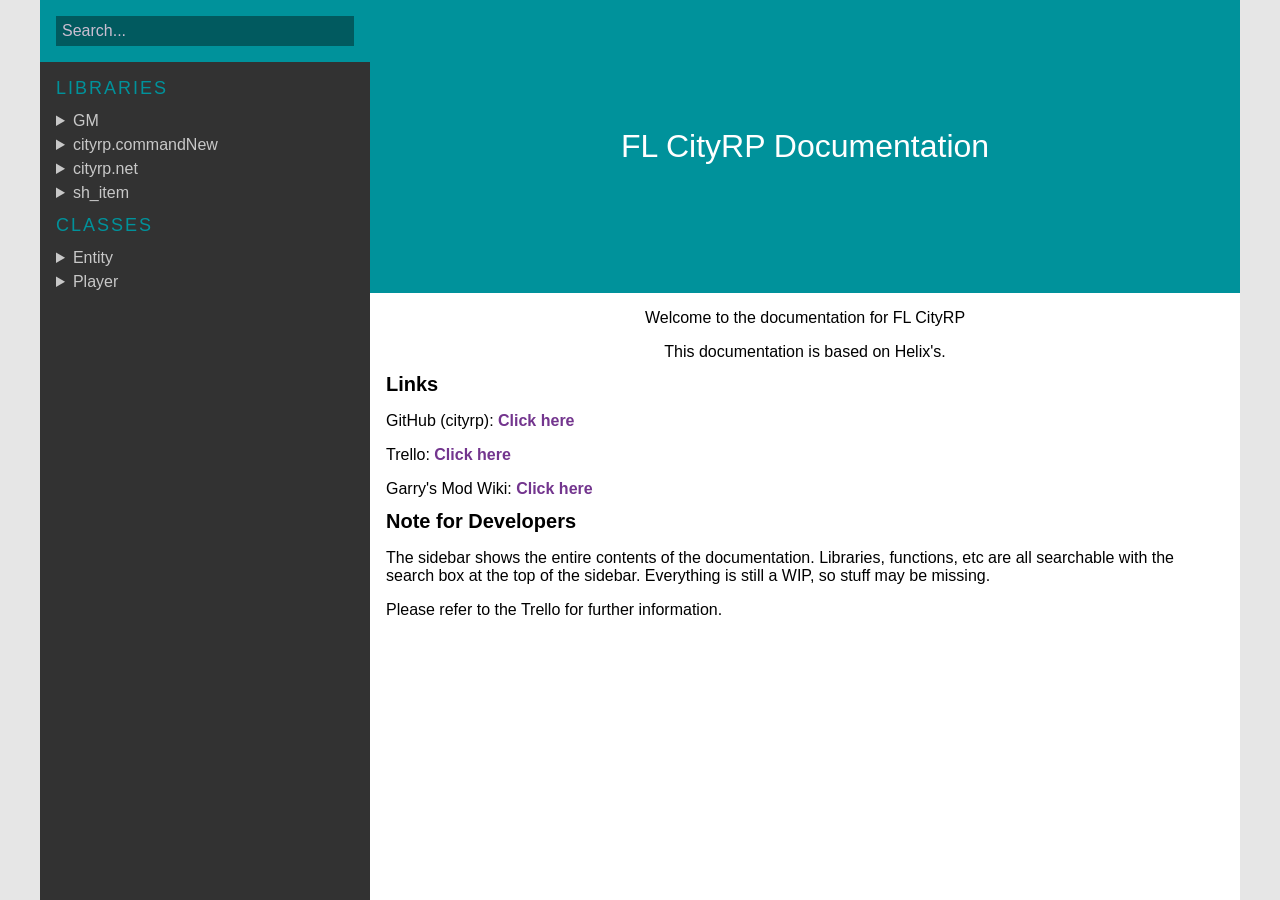
<file: docs/html/index.html>
<html>
	<head>
		<title>CityRP Documentation</title>

		<meta property="og:type" content="website" />
		<meta property="og:title" content="CityRP Documentation" />
		<meta property="og:site_name" content="CityRP Documentation" />

			<meta property="og:description" content="Documentation and function reference for the CityRP framework." />

		<link rel="stylesheet" href="https://fonts.googleapis.com/css?family=Source+Code+Pro" />
		<link rel="stylesheet" href="ldoc.css" />
		<link rel="stylesheet" href="highlight.css" />
	</head>

	<body>
		<main>



<nav>
	<header>

		<input id="search" type="search" autocomplete="off" placeholder="Search..." />
	</header>

	<section>


				<details class="category" open>
					<summary>
						<h2>Libraries</h2>
					</summary>

					<ul>


							<li>

									<details >
									<summary><a href="libraries/gm/">GM</a></summary>

									<ul>




































































































































































































































































<li>Functions</li>








										<li>
											<span class="realm server"></span>
											<a href="libraries/gm/#ConnectToDatabase">
ConnectToDatabase
											</a>
										</li>

















										<li>
											<span class="realm server"></span>
											<a href="libraries/gm/#PlayerCanHearPlayersVoice">
PlayerCanHearPlayersVoice
											</a>
										</li>









										<li>
											<span class="realm server"></span>
											<a href="libraries/gm/#PlayerCanSayIC">
PlayerCanSayIC
											</a>
										</li>















































										<li>
											<span class="realm server"></span>
											<a href="libraries/gm/#PlayerLoadoutResetVars">
PlayerLoadoutResetVars
											</a>
										</li>



















										<li>
											<span class="realm server"></span>
											<a href="libraries/gm/#PostPlayerLoadout">
PostPlayerLoadout
											</a>
										</li>













<li>Hooks</li>


										<li>
											<span class="realm server"></span>
											<a href="libraries/gm/#CanPlayerInteract">
CanPlayerInteract
											</a>
										</li>



										<li>
											<span class="realm server"></span>
											<a href="libraries/gm/#CanPlayerTransferItem">
CanPlayerTransferItem
											</a>
										</li>







										<li>
											<span class="realm server"></span>
											<a href="libraries/gm/#InitPostEntity">
InitPostEntity
											</a>
										</li>



										<li>
											<span class="realm server"></span>
											<a href="libraries/gm/#InventoryLoaded">
InventoryLoaded
											</a>
										</li>



										<li>
											<span class="realm server"></span>
											<a href="libraries/gm/#ItemCreated">
ItemCreated
											</a>
										</li>



										<li>
											<span class="realm server"></span>
											<a href="libraries/gm/#ItemLoaded">
ItemLoaded
											</a>
										</li>



										<li>
											<span class="realm server"></span>
											<a href="libraries/gm/#LoadPlayerInventories">
LoadPlayerInventories
											</a>
										</li>



										<li>
											<span class="realm server"></span>
											<a href="libraries/gm/#PlayerArrest">
PlayerArrest
											</a>
										</li>



										<li>
											<span class="realm server"></span>
											<a href="libraries/gm/#PlayerCanDemote">
PlayerCanDemote
											</a>
										</li>





										<li>
											<span class="realm server"></span>
											<a href="libraries/gm/#PlayerCanJoinTeam">
PlayerCanJoinTeam
											</a>
										</li>



										<li>
											<span class="realm server"></span>
											<a href="libraries/gm/#PlayerCanOwnDoor">
PlayerCanOwnDoor
											</a>
										</li>



										<li>
											<span class="realm server"></span>
											<a href="libraries/gm/#PlayerCanPromote">
PlayerCanPromote
											</a>
										</li>





										<li>
											<span class="realm server"></span>
											<a href="libraries/gm/#PlayerCanSayLOOC">
PlayerCanSayLOOC
											</a>
										</li>



										<li>
											<span class="realm server"></span>
											<a href="libraries/gm/#PlayerCanSayOOC">
PlayerCanSayOOC
											</a>
										</li>



										<li>
											<span class="realm server"></span>
											<a href="libraries/gm/#PlayerCanUnwarrant">
PlayerCanUnwarrant
											</a>
										</li>



										<li>
											<span class="realm server"></span>
											<a href="libraries/gm/#PlayerCanUseCommand">
PlayerCanUseCommand
											</a>
										</li>



										<li>
											<span class="realm server"></span>
											<a href="libraries/gm/#PlayerCanViewDoor">
PlayerCanViewDoor
											</a>
										</li>



										<li>
											<span class="realm server"></span>
											<a href="libraries/gm/#PlayerDemote">
PlayerDemote
											</a>
										</li>



										<li>
											<span class="realm server"></span>
											<a href="libraries/gm/#PlayerHostage">
PlayerHostage
											</a>
										</li>



										<li>
											<span class="realm server"></span>
											<a href="libraries/gm/#PlayerInitialNetwork">
PlayerInitialNetwork
											</a>
										</li>



										<li>
											<span class="realm server"></span>
											<a href="libraries/gm/#PlayerInteracted">
PlayerInteracted
											</a>
										</li>



										<li>
											<span class="realm server"></span>
											<a href="libraries/gm/#PlayerItemAttemptDropped">
PlayerItemAttemptDropped
											</a>
										</li>



										<li>
											<span class="realm server"></span>
											<a href="libraries/gm/#PlayerItemAttemptGave">
PlayerItemAttemptGave
											</a>
										</li>



										<li>
											<span class="realm server"></span>
											<a href="libraries/gm/#PlayerItemAttemptUsed">
PlayerItemAttemptUsed
											</a>
										</li>



										<li>
											<span class="realm server"></span>
											<a href="libraries/gm/#PlayerItemDrop">
PlayerItemDrop
											</a>
										</li>



										<li>
											<span class="realm server"></span>
											<a href="libraries/gm/#PlayerItemDropped">
PlayerItemDropped
											</a>
										</li>



										<li>
											<span class="realm server"></span>
											<a href="libraries/gm/#PlayerItemGave">
PlayerItemGave
											</a>
										</li>



										<li>
											<span class="realm server"></span>
											<a href="libraries/gm/#PlayerItemGive">
PlayerItemGive
											</a>
										</li>



										<li>
											<span class="realm server"></span>
											<a href="libraries/gm/#PlayerItemRemove">
PlayerItemRemove
											</a>
										</li>



										<li>
											<span class="realm server"></span>
											<a href="libraries/gm/#PlayerItemRemoved">
PlayerItemRemoved
											</a>
										</li>



										<li>
											<span class="realm server"></span>
											<a href="libraries/gm/#PlayerItemUse">
PlayerItemUse
											</a>
										</li>



										<li>
											<span class="realm server"></span>
											<a href="libraries/gm/#PlayerItemUsed">
PlayerItemUsed
											</a>
										</li>



										<li>
											<span class="realm server"></span>
											<a href="libraries/gm/#PlayerKnockOut">
PlayerKnockOut
											</a>
										</li>



										<li>
											<span class="realm server"></span>
											<a href="libraries/gm/#PlayerKnockedOut">
PlayerKnockedOut
											</a>
										</li>





										<li>
											<span class="realm server"></span>
											<a href="libraries/gm/#PlayerSay">
PlayerSay
											</a>
										</li>



										<li>
											<span class="realm server"></span>
											<a href="libraries/gm/#PlayerSpray">
PlayerSpray
											</a>
										</li>



										<li>
											<span class="realm server"></span>
											<a href="libraries/gm/#PlayerSwitchFlashlight">
PlayerSwitchFlashlight
											</a>
										</li>



										<li>
											<span class="realm server"></span>
											<a href="libraries/gm/#PlayerUnarrest">
PlayerUnarrest
											</a>
										</li>



										<li>
											<span class="realm server"></span>
											<a href="libraries/gm/#PlayerUnwarrant">
PlayerUnwarrant
											</a>
										</li>



										<li>
											<span class="realm server"></span>
											<a href="libraries/gm/#PlayerUse">
PlayerUse
											</a>
										</li>



										<li>
											<span class="realm server"></span>
											<a href="libraries/gm/#PlayerWakeUp">
PlayerWakeUp
											</a>
										</li>



										<li>
											<span class="realm server"></span>
											<a href="libraries/gm/#PlayerWarrant">
PlayerWarrant
											</a>
										</li>





										<li>
											<span class="realm server"></span>
											<a href="libraries/gm/#ShouldCleanupItem">
ShouldCleanupItem
											</a>
										</li>











									</ul>
									</details>

							</li>


							<li>

									<details >
									<summary><a href="libraries/cityrp.commandnew/">cityrp.commandNew</a></summary>

									<ul>





















									</ul>
									</details>

							</li>


							<li>

									<details >
									<summary><a href="libraries/cityrp.net/">cityrp.net</a></summary>

									<ul>

















































										<li>
											<span class="realm shared"></span>
											<a href="libraries/cityrp.net/#GetLocalNetVar">
GetLocalNetVar
											</a>
										</li>



										<li>
											<span class="realm shared"></span>
											<a href="libraries/cityrp.net/#GetNSVar">
GetNSVar
											</a>
										</li>



										<li>
											<span class="realm server"></span>
											<a href="libraries/cityrp.net/#SetLocalNetVar">
SetLocalNetVar
											</a>
										</li>



										<li>
											<span class="realm shared"></span>
											<a href="libraries/cityrp.net/#SetNSVar">
SetNSVar
											</a>
										</li>



										<li>
											<span class="realm server"></span>
											<a href="libraries/cityrp.net/#SyncNetworkVars">
SyncNetworkVars
											</a>
										</li>



										<li>
											<span class="realm shared"></span>
											<a href="libraries/cityrp.net/#cityrp.net.GetGlobalVar">
GetGlobalVar
											</a>
										</li>



										<li>
											<span class="realm server"></span>
											<a href="libraries/cityrp.net/#cityrp.net.SetGlobalVar">
SetGlobalVar
											</a>
										</li>









									</ul>
									</details>

							</li>


							<li>

									<details >
									<summary><a href="libraries/sh_item/">sh_item</a></summary>

									<ul>
















































































































































































































































































										<li>
											<span class="realm shared"></span>
											<a href="libraries/sh_item/#CanAction">
CanAction
											</a>
										</li>



										<li>
											<span class="realm shared"></span>
											<a href="libraries/sh_item/#CanPlace">
CanPlace
											</a>
										</li>



										<li>
											<span class="realm shared"></span>
											<a href="libraries/sh_item/#CanPlayerTransfer">
CanPlayerTransfer
											</a>
										</li>



										<li>
											<span class="realm shared"></span>
											<a href="libraries/sh_item/#ContainsText">
ContainsText
											</a>
										</li>



										<li>
											<span class="realm server"></span>
											<a href="libraries/sh_item/#Delete">
Delete
											</a>
										</li>



										<li>
											<span class="realm server"></span>
											<a href="libraries/sh_item/#DisablePlayerTransfer">
DisablePlayerTransfer
											</a>
										</li>



										<li>
											<span class="realm shared"></span>
											<a href="libraries/sh_item/#GetBase">
GetBase
											</a>
										</li>



										<li>
											<span class="realm shared"></span>
											<a href="libraries/sh_item/#GetBaseCost">
GetBaseCost
											</a>
										</li>



										<li>
											<span class="realm shared"></span>
											<a href="libraries/sh_item/#GetCategory">
GetCategory
											</a>
										</li>



										<li>
											<span class="realm shared"></span>
											<a href="libraries/sh_item/#GetCost">
GetCost
											</a>
										</li>



										<li>
											<span class="realm shared"></span>
											<a href="libraries/sh_item/#GetData">
GetData
											</a>
										</li>



										<li>
											<span class="realm shared"></span>
											<a href="libraries/sh_item/#GetDescription">
GetDescription
											</a>
										</li>



										<li>
											<span class="realm shared"></span>
											<a href="libraries/sh_item/#GetEntity">
GetEntity
											</a>
										</li>



										<li>
											<span class="realm shared"></span>
											<a href="libraries/sh_item/#GetFreeStackSpace">
GetFreeStackSpace
											</a>
										</li>



										<li>
											<span class="realm shared"></span>
											<a href="libraries/sh_item/#GetID">
GetID
											</a>
										</li>



										<li>
											<span class="realm shared"></span>
											<a href="libraries/sh_item/#GetInventory">
GetInventory
											</a>
										</li>



										<li>
											<span class="realm shared"></span>
											<a href="libraries/sh_item/#GetInventoryID">
GetInventoryID
											</a>
										</li>



										<li>
											<span class="realm shared"></span>
											<a href="libraries/sh_item/#GetMaxStack">
GetMaxStack
											</a>
										</li>



										<li>
											<span class="realm shared"></span>
											<a href="libraries/sh_item/#GetModel">
GetModel
											</a>
										</li>



										<li>
											<span class="realm shared"></span>
											<a href="libraries/sh_item/#GetName">
GetName
											</a>
										</li>



										<li>
											<span class="realm shared"></span>
											<a href="libraries/sh_item/#GetOwner">
GetOwner
											</a>
										</li>



										<li>
											<span class="realm shared"></span>
											<a href="libraries/sh_item/#GetSize">
GetSize
											</a>
										</li>



										<li>
											<span class="realm shared"></span>
											<a href="libraries/sh_item/#GetStack">
GetStack
											</a>
										</li>



										<li>
											<span class="realm shared"></span>
											<a href="libraries/sh_item/#GetUniqueID">
GetUniqueID
											</a>
										</li>



										<li>
											<span class="realm server"></span>
											<a href="libraries/sh_item/#HandleDecrease">
HandleDecrease
											</a>
										</li>



										<li>
											<span class="realm shared"></span>
											<a href="libraries/sh_item/#IsLocked">
IsLocked
											</a>
										</li>



										<li>
											<span class="realm shared"></span>
											<a href="libraries/sh_item/#IsPlaced">
IsPlaced
											</a>
										</li>





										<li>
											<span class="realm server"></span>
											<a href="libraries/sh_item/#MergeInto">
MergeInto
											</a>
										</li>



										<li>
											<span class="realm server"></span>
											<a href="libraries/sh_item/#PlayerAction">
PlayerAction
											</a>
										</li>



										<li>
											<span class="realm server"></span>
											<a href="libraries/sh_item/#PlayerDrop">
PlayerDrop
											</a>
										</li>



										<li>
											<span class="realm server"></span>
											<a href="libraries/sh_item/#PlayerGive">
PlayerGive
											</a>
										</li>



										<li>
											<span class="realm server"></span>
											<a href="libraries/sh_item/#PlayerMerge">
PlayerMerge
											</a>
										</li>



										<li>
											<span class="realm server"></span>
											<a href="libraries/sh_item/#PlayerPickup">
PlayerPickup
											</a>
										</li>



										<li>
											<span class="realm server"></span>
											<a href="libraries/sh_item/#PlayerPlace">
PlayerPlace
											</a>
										</li>



										<li>
											<span class="realm server"></span>
											<a href="libraries/sh_item/#PlayerRemove">
PlayerRemove
											</a>
										</li>



										<li>
											<span class="realm server"></span>
											<a href="libraries/sh_item/#PlayerSplit">
PlayerSplit
											</a>
										</li>



										<li>
											<span class="realm server"></span>
											<a href="libraries/sh_item/#PlayerUse">
PlayerUse
											</a>
										</li>



										<li>
											<span class="realm server"></span>
											<a href="libraries/sh_item/#Remove">
Remove
											</a>
										</li>



										<li>
											<span class="realm client"></span>
											<a href="libraries/sh_item/#RequestAction">
RequestAction
											</a>
										</li>



										<li>
											<span class="realm server"></span>
											<a href="libraries/sh_item/#SetCrashProtect">
SetCrashProtect
											</a>
										</li>



										<li>
											<span class="realm server"></span>
											<a href="libraries/sh_item/#SetData">
SetData
											</a>
										</li>



										<li>
											<span class="realm server"></span>
											<a href="libraries/sh_item/#SetEntity">
SetEntity
											</a>
										</li>



										<li>
											<span class="realm server"></span>
											<a href="libraries/sh_item/#SetEquipped">
SetEquipped
											</a>
										</li>



										<li>
											<span class="realm server"></span>
											<a href="libraries/sh_item/#SetStack">
SetStack
											</a>
										</li>



										<li>
											<span class="realm shared"></span>
											<a href="libraries/sh_item/#ShouldGlobalSync">
ShouldGlobalSync
											</a>
										</li>



										<li>
											<span class="realm server"></span>
											<a href="libraries/sh_item/#Split">
Split
											</a>
										</li>



										<li>
											<span class="realm server"></span>
											<a href="libraries/sh_item/#Stack">
Stack
											</a>
										</li>



										<li>
											<span class="realm shared"></span>
											<a href="libraries/sh_item/#Stackable">
Stackable
											</a>
										</li>



										<li>
											<span class="realm server"></span>
											<a href="libraries/sh_item/#Transfer">
Transfer
											</a>
										</li>



										<li>
											<span class="realm shared"></span>
											<a href="libraries/sh_item/#__eq">
__eq
											</a>
										</li>



										<li>
											<span class="realm shared"></span>
											<a href="libraries/sh_item/#__tostring">
__tostring
											</a>
										</li>









									</ul>
									</details>

							</li>

					</ul>
				</details>



				<details class="category" open>
					<summary>
						<h2>Classes</h2>
					</summary>

					<ul>


							<li>

									<details >
									<summary><a href="classes/entity/">Entity</a></summary>

									<ul>





























										<li>
											<span class="realm shared"></span>
											<a href="classes/entity/#GetNetVar">
GetNetVar
											</a>
										</li>



										<li>
											<span class="realm shared"></span>
											<a href="classes/entity/#GetNetVar">
GetNetVar
											</a>
										</li>



										<li>
											<span class="realm shared"></span>
											<a href="classes/entity/#SetNetVar">
SetNetVar
											</a>
										</li>









									</ul>
									</details>

							</li>


							<li>

									<details >
									<summary><a href="classes/player/">Player</a></summary>

									<ul>
























										<li>
											<span class="realm shared"></span>
											<a href="classes/player/#GetNSVar">
GetNSVar
											</a>
										</li>



										<li>
											<span class="realm shared"></span>
											<a href="classes/player/#SetNSVar">
SetNSVar
											</a>
										</li>









									</ul>
									</details>

							</li>

					</ul>
				</details>


	</section>
</nav>


			<article>

<div class="landing">
	<h1>FL CityRP Documentation</h1>
</div>

<div class="wrapper">
	<p style="text-align: center;">Welcome to the documentation for FL CityRP</p>
	<p style="text-align: center;">This documentation is based on Helix's.</p>
	<h2>Links</h2>
	<p>GitHub (cityrp): <a href="https://github.com/FearlessGaming/CityRP" target="_blank">Click here</a></p>
	<p>Trello: <a href="https://trello.com/b/KfS45Eb9/fearlessrp-dev" target="_blank">Click here</a></p>
	<p>Garry's Mod Wiki: <a href="https://wiki.facepunch.com/gmod/" target="_blank">Click here</a></p>
	<h2>Note for Developers</h2>
	<p>The sidebar shows the entire contents of the documentation. Libraries, functions, etc are all searchable with the search box at the top of the sidebar. Everything is still a WIP, so stuff may be missing.</p>
	<p>Please refer to the Trello for further information.</p>
</div>

			</article>
		</main>

		<script type="text/javascript" src="app.js"></script>
		<script type="text/javascript" src="highlight.min.js"></script>
		<script type="text/javascript">
			var elements = document.querySelectorAll("pre code")

			hljs.configure({
				languages: ["lua"]
			});

			for (var i = 0; i < elements.length; i++)
			{
				hljs.highlightBlock(elements[i]);
			}
		</script>
	</body>
</html>
</file>
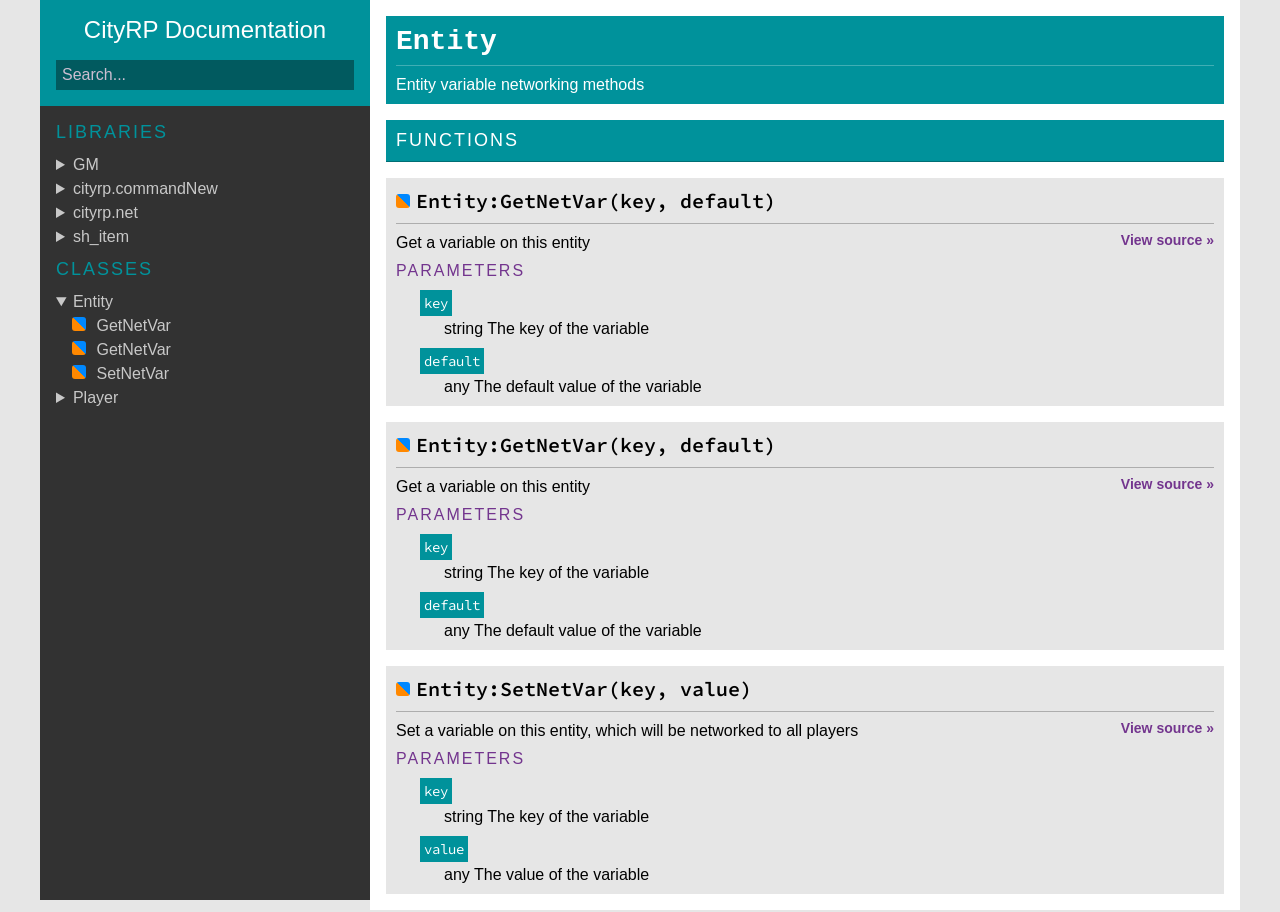
<file: docs/html/classes/entity/index.html>
<html>
	<head>
		<title>Entity - CityRP Documentation</title>

		<meta property="og:type" content="website" />
		<meta property="og:title" content="Entity - CityRP Documentation" />
		<meta property="og:site_name" content="CityRP Documentation" />

			<meta property="og:description" content="Entity variable networking methods" />

		<link rel="stylesheet" href="https://fonts.googleapis.com/css?family=Source+Code+Pro" />
		<link rel="stylesheet" href="../../ldoc.css" />
		<link rel="stylesheet" href="../../highlight.css" />
	</head>

	<body>
		<main>



<nav>
	<header>

			<h1><a href="../../">CityRP Documentation</a></h1>

		<input id="search" type="search" autocomplete="off" placeholder="Search..." />
	</header>

	<section>


				<details class="category" open>
					<summary>
						<h2>Libraries</h2>
					</summary>

					<ul>


							<li>

									<details >
									<summary><a href="../../libraries/gm/">GM</a></summary>

									<ul>




































































































































































































































































<li>Functions</li>








										<li>
											<span class="realm server"></span>
											<a href="../../libraries/gm/#ConnectToDatabase">
ConnectToDatabase
											</a>
										</li>

















										<li>
											<span class="realm server"></span>
											<a href="../../libraries/gm/#PlayerCanHearPlayersVoice">
PlayerCanHearPlayersVoice
											</a>
										</li>









										<li>
											<span class="realm server"></span>
											<a href="../../libraries/gm/#PlayerCanSayIC">
PlayerCanSayIC
											</a>
										</li>















































										<li>
											<span class="realm server"></span>
											<a href="../../libraries/gm/#PlayerLoadoutResetVars">
PlayerLoadoutResetVars
											</a>
										</li>



















										<li>
											<span class="realm server"></span>
											<a href="../../libraries/gm/#PostPlayerLoadout">
PostPlayerLoadout
											</a>
										</li>













<li>Hooks</li>


										<li>
											<span class="realm server"></span>
											<a href="../../libraries/gm/#CanPlayerInteract">
CanPlayerInteract
											</a>
										</li>



										<li>
											<span class="realm server"></span>
											<a href="../../libraries/gm/#CanPlayerTransferItem">
CanPlayerTransferItem
											</a>
										</li>







										<li>
											<span class="realm server"></span>
											<a href="../../libraries/gm/#InitPostEntity">
InitPostEntity
											</a>
										</li>



										<li>
											<span class="realm server"></span>
											<a href="../../libraries/gm/#InventoryLoaded">
InventoryLoaded
											</a>
										</li>



										<li>
											<span class="realm server"></span>
											<a href="../../libraries/gm/#ItemCreated">
ItemCreated
											</a>
										</li>



										<li>
											<span class="realm server"></span>
											<a href="../../libraries/gm/#ItemLoaded">
ItemLoaded
											</a>
										</li>



										<li>
											<span class="realm server"></span>
											<a href="../../libraries/gm/#LoadPlayerInventories">
LoadPlayerInventories
											</a>
										</li>



										<li>
											<span class="realm server"></span>
											<a href="../../libraries/gm/#PlayerArrest">
PlayerArrest
											</a>
										</li>



										<li>
											<span class="realm server"></span>
											<a href="../../libraries/gm/#PlayerCanDemote">
PlayerCanDemote
											</a>
										</li>





										<li>
											<span class="realm server"></span>
											<a href="../../libraries/gm/#PlayerCanJoinTeam">
PlayerCanJoinTeam
											</a>
										</li>



										<li>
											<span class="realm server"></span>
											<a href="../../libraries/gm/#PlayerCanOwnDoor">
PlayerCanOwnDoor
											</a>
										</li>



										<li>
											<span class="realm server"></span>
											<a href="../../libraries/gm/#PlayerCanPromote">
PlayerCanPromote
											</a>
										</li>





										<li>
											<span class="realm server"></span>
											<a href="../../libraries/gm/#PlayerCanSayLOOC">
PlayerCanSayLOOC
											</a>
										</li>



										<li>
											<span class="realm server"></span>
											<a href="../../libraries/gm/#PlayerCanSayOOC">
PlayerCanSayOOC
											</a>
										</li>



										<li>
											<span class="realm server"></span>
											<a href="../../libraries/gm/#PlayerCanUnwarrant">
PlayerCanUnwarrant
											</a>
										</li>



										<li>
											<span class="realm server"></span>
											<a href="../../libraries/gm/#PlayerCanUseCommand">
PlayerCanUseCommand
											</a>
										</li>



										<li>
											<span class="realm server"></span>
											<a href="../../libraries/gm/#PlayerCanViewDoor">
PlayerCanViewDoor
											</a>
										</li>



										<li>
											<span class="realm server"></span>
											<a href="../../libraries/gm/#PlayerDemote">
PlayerDemote
											</a>
										</li>



										<li>
											<span class="realm server"></span>
											<a href="../../libraries/gm/#PlayerHostage">
PlayerHostage
											</a>
										</li>



										<li>
											<span class="realm server"></span>
											<a href="../../libraries/gm/#PlayerInitialNetwork">
PlayerInitialNetwork
											</a>
										</li>



										<li>
											<span class="realm server"></span>
											<a href="../../libraries/gm/#PlayerInteracted">
PlayerInteracted
											</a>
										</li>



										<li>
											<span class="realm server"></span>
											<a href="../../libraries/gm/#PlayerItemAttemptDropped">
PlayerItemAttemptDropped
											</a>
										</li>



										<li>
											<span class="realm server"></span>
											<a href="../../libraries/gm/#PlayerItemAttemptGave">
PlayerItemAttemptGave
											</a>
										</li>



										<li>
											<span class="realm server"></span>
											<a href="../../libraries/gm/#PlayerItemAttemptUsed">
PlayerItemAttemptUsed
											</a>
										</li>



										<li>
											<span class="realm server"></span>
											<a href="../../libraries/gm/#PlayerItemDrop">
PlayerItemDrop
											</a>
										</li>



										<li>
											<span class="realm server"></span>
											<a href="../../libraries/gm/#PlayerItemDropped">
PlayerItemDropped
											</a>
										</li>



										<li>
											<span class="realm server"></span>
											<a href="../../libraries/gm/#PlayerItemGave">
PlayerItemGave
											</a>
										</li>



										<li>
											<span class="realm server"></span>
											<a href="../../libraries/gm/#PlayerItemGive">
PlayerItemGive
											</a>
										</li>



										<li>
											<span class="realm server"></span>
											<a href="../../libraries/gm/#PlayerItemRemove">
PlayerItemRemove
											</a>
										</li>



										<li>
											<span class="realm server"></span>
											<a href="../../libraries/gm/#PlayerItemRemoved">
PlayerItemRemoved
											</a>
										</li>



										<li>
											<span class="realm server"></span>
											<a href="../../libraries/gm/#PlayerItemUse">
PlayerItemUse
											</a>
										</li>



										<li>
											<span class="realm server"></span>
											<a href="../../libraries/gm/#PlayerItemUsed">
PlayerItemUsed
											</a>
										</li>



										<li>
											<span class="realm server"></span>
											<a href="../../libraries/gm/#PlayerKnockOut">
PlayerKnockOut
											</a>
										</li>



										<li>
											<span class="realm server"></span>
											<a href="../../libraries/gm/#PlayerKnockedOut">
PlayerKnockedOut
											</a>
										</li>





										<li>
											<span class="realm server"></span>
											<a href="../../libraries/gm/#PlayerSay">
PlayerSay
											</a>
										</li>



										<li>
											<span class="realm server"></span>
											<a href="../../libraries/gm/#PlayerSpray">
PlayerSpray
											</a>
										</li>



										<li>
											<span class="realm server"></span>
											<a href="../../libraries/gm/#PlayerSwitchFlashlight">
PlayerSwitchFlashlight
											</a>
										</li>



										<li>
											<span class="realm server"></span>
											<a href="../../libraries/gm/#PlayerUnarrest">
PlayerUnarrest
											</a>
										</li>



										<li>
											<span class="realm server"></span>
											<a href="../../libraries/gm/#PlayerUnwarrant">
PlayerUnwarrant
											</a>
										</li>



										<li>
											<span class="realm server"></span>
											<a href="../../libraries/gm/#PlayerUse">
PlayerUse
											</a>
										</li>



										<li>
											<span class="realm server"></span>
											<a href="../../libraries/gm/#PlayerWakeUp">
PlayerWakeUp
											</a>
										</li>



										<li>
											<span class="realm server"></span>
											<a href="../../libraries/gm/#PlayerWarrant">
PlayerWarrant
											</a>
										</li>





										<li>
											<span class="realm server"></span>
											<a href="../../libraries/gm/#ShouldCleanupItem">
ShouldCleanupItem
											</a>
										</li>











									</ul>
									</details>

							</li>


							<li>

									<details >
									<summary><a href="../../libraries/cityrp.commandnew/">cityrp.commandNew</a></summary>

									<ul>





















									</ul>
									</details>

							</li>


							<li>

									<details >
									<summary><a href="../../libraries/cityrp.net/">cityrp.net</a></summary>

									<ul>

















































										<li>
											<span class="realm shared"></span>
											<a href="../../libraries/cityrp.net/#GetLocalNetVar">
GetLocalNetVar
											</a>
										</li>



										<li>
											<span class="realm shared"></span>
											<a href="../../libraries/cityrp.net/#GetNSVar">
GetNSVar
											</a>
										</li>



										<li>
											<span class="realm server"></span>
											<a href="../../libraries/cityrp.net/#SetLocalNetVar">
SetLocalNetVar
											</a>
										</li>



										<li>
											<span class="realm shared"></span>
											<a href="../../libraries/cityrp.net/#SetNSVar">
SetNSVar
											</a>
										</li>



										<li>
											<span class="realm server"></span>
											<a href="../../libraries/cityrp.net/#SyncNetworkVars">
SyncNetworkVars
											</a>
										</li>



										<li>
											<span class="realm shared"></span>
											<a href="../../libraries/cityrp.net/#cityrp.net.GetGlobalVar">
GetGlobalVar
											</a>
										</li>



										<li>
											<span class="realm server"></span>
											<a href="../../libraries/cityrp.net/#cityrp.net.SetGlobalVar">
SetGlobalVar
											</a>
										</li>









									</ul>
									</details>

							</li>


							<li>

									<details >
									<summary><a href="../../libraries/sh_item/">sh_item</a></summary>

									<ul>
















































































































































































































































































										<li>
											<span class="realm shared"></span>
											<a href="../../libraries/sh_item/#CanAction">
CanAction
											</a>
										</li>



										<li>
											<span class="realm shared"></span>
											<a href="../../libraries/sh_item/#CanPlace">
CanPlace
											</a>
										</li>



										<li>
											<span class="realm shared"></span>
											<a href="../../libraries/sh_item/#CanPlayerTransfer">
CanPlayerTransfer
											</a>
										</li>



										<li>
											<span class="realm shared"></span>
											<a href="../../libraries/sh_item/#ContainsText">
ContainsText
											</a>
										</li>



										<li>
											<span class="realm server"></span>
											<a href="../../libraries/sh_item/#Delete">
Delete
											</a>
										</li>



										<li>
											<span class="realm server"></span>
											<a href="../../libraries/sh_item/#DisablePlayerTransfer">
DisablePlayerTransfer
											</a>
										</li>



										<li>
											<span class="realm shared"></span>
											<a href="../../libraries/sh_item/#GetBase">
GetBase
											</a>
										</li>



										<li>
											<span class="realm shared"></span>
											<a href="../../libraries/sh_item/#GetBaseCost">
GetBaseCost
											</a>
										</li>



										<li>
											<span class="realm shared"></span>
											<a href="../../libraries/sh_item/#GetCategory">
GetCategory
											</a>
										</li>



										<li>
											<span class="realm shared"></span>
											<a href="../../libraries/sh_item/#GetCost">
GetCost
											</a>
										</li>



										<li>
											<span class="realm shared"></span>
											<a href="../../libraries/sh_item/#GetData">
GetData
											</a>
										</li>



										<li>
											<span class="realm shared"></span>
											<a href="../../libraries/sh_item/#GetDescription">
GetDescription
											</a>
										</li>



										<li>
											<span class="realm shared"></span>
											<a href="../../libraries/sh_item/#GetEntity">
GetEntity
											</a>
										</li>



										<li>
											<span class="realm shared"></span>
											<a href="../../libraries/sh_item/#GetFreeStackSpace">
GetFreeStackSpace
											</a>
										</li>



										<li>
											<span class="realm shared"></span>
											<a href="../../libraries/sh_item/#GetID">
GetID
											</a>
										</li>



										<li>
											<span class="realm shared"></span>
											<a href="../../libraries/sh_item/#GetInventory">
GetInventory
											</a>
										</li>



										<li>
											<span class="realm shared"></span>
											<a href="../../libraries/sh_item/#GetInventoryID">
GetInventoryID
											</a>
										</li>



										<li>
											<span class="realm shared"></span>
											<a href="../../libraries/sh_item/#GetMaxStack">
GetMaxStack
											</a>
										</li>



										<li>
											<span class="realm shared"></span>
											<a href="../../libraries/sh_item/#GetModel">
GetModel
											</a>
										</li>



										<li>
											<span class="realm shared"></span>
											<a href="../../libraries/sh_item/#GetName">
GetName
											</a>
										</li>



										<li>
											<span class="realm shared"></span>
											<a href="../../libraries/sh_item/#GetOwner">
GetOwner
											</a>
										</li>



										<li>
											<span class="realm shared"></span>
											<a href="../../libraries/sh_item/#GetSize">
GetSize
											</a>
										</li>



										<li>
											<span class="realm shared"></span>
											<a href="../../libraries/sh_item/#GetStack">
GetStack
											</a>
										</li>



										<li>
											<span class="realm shared"></span>
											<a href="../../libraries/sh_item/#GetUniqueID">
GetUniqueID
											</a>
										</li>



										<li>
											<span class="realm server"></span>
											<a href="../../libraries/sh_item/#HandleDecrease">
HandleDecrease
											</a>
										</li>



										<li>
											<span class="realm shared"></span>
											<a href="../../libraries/sh_item/#IsLocked">
IsLocked
											</a>
										</li>



										<li>
											<span class="realm shared"></span>
											<a href="../../libraries/sh_item/#IsPlaced">
IsPlaced
											</a>
										</li>





										<li>
											<span class="realm server"></span>
											<a href="../../libraries/sh_item/#MergeInto">
MergeInto
											</a>
										</li>



										<li>
											<span class="realm server"></span>
											<a href="../../libraries/sh_item/#PlayerAction">
PlayerAction
											</a>
										</li>



										<li>
											<span class="realm server"></span>
											<a href="../../libraries/sh_item/#PlayerDrop">
PlayerDrop
											</a>
										</li>



										<li>
											<span class="realm server"></span>
											<a href="../../libraries/sh_item/#PlayerGive">
PlayerGive
											</a>
										</li>



										<li>
											<span class="realm server"></span>
											<a href="../../libraries/sh_item/#PlayerMerge">
PlayerMerge
											</a>
										</li>



										<li>
											<span class="realm server"></span>
											<a href="../../libraries/sh_item/#PlayerPickup">
PlayerPickup
											</a>
										</li>



										<li>
											<span class="realm server"></span>
											<a href="../../libraries/sh_item/#PlayerPlace">
PlayerPlace
											</a>
										</li>



										<li>
											<span class="realm server"></span>
											<a href="../../libraries/sh_item/#PlayerRemove">
PlayerRemove
											</a>
										</li>



										<li>
											<span class="realm server"></span>
											<a href="../../libraries/sh_item/#PlayerSplit">
PlayerSplit
											</a>
										</li>



										<li>
											<span class="realm server"></span>
											<a href="../../libraries/sh_item/#PlayerUse">
PlayerUse
											</a>
										</li>



										<li>
											<span class="realm server"></span>
											<a href="../../libraries/sh_item/#Remove">
Remove
											</a>
										</li>



										<li>
											<span class="realm client"></span>
											<a href="../../libraries/sh_item/#RequestAction">
RequestAction
											</a>
										</li>



										<li>
											<span class="realm server"></span>
											<a href="../../libraries/sh_item/#SetCrashProtect">
SetCrashProtect
											</a>
										</li>



										<li>
											<span class="realm server"></span>
											<a href="../../libraries/sh_item/#SetData">
SetData
											</a>
										</li>



										<li>
											<span class="realm server"></span>
											<a href="../../libraries/sh_item/#SetEntity">
SetEntity
											</a>
										</li>



										<li>
											<span class="realm server"></span>
											<a href="../../libraries/sh_item/#SetEquipped">
SetEquipped
											</a>
										</li>



										<li>
											<span class="realm server"></span>
											<a href="../../libraries/sh_item/#SetStack">
SetStack
											</a>
										</li>



										<li>
											<span class="realm shared"></span>
											<a href="../../libraries/sh_item/#ShouldGlobalSync">
ShouldGlobalSync
											</a>
										</li>



										<li>
											<span class="realm server"></span>
											<a href="../../libraries/sh_item/#Split">
Split
											</a>
										</li>



										<li>
											<span class="realm server"></span>
											<a href="../../libraries/sh_item/#Stack">
Stack
											</a>
										</li>



										<li>
											<span class="realm shared"></span>
											<a href="../../libraries/sh_item/#Stackable">
Stackable
											</a>
										</li>



										<li>
											<span class="realm server"></span>
											<a href="../../libraries/sh_item/#Transfer">
Transfer
											</a>
										</li>



										<li>
											<span class="realm shared"></span>
											<a href="../../libraries/sh_item/#__eq">
__eq
											</a>
										</li>



										<li>
											<span class="realm shared"></span>
											<a href="../../libraries/sh_item/#__tostring">
__tostring
											</a>
										</li>









									</ul>
									</details>

							</li>

					</ul>
				</details>



				<details class="category" open>
					<summary>
						<h2>Classes</h2>
					</summary>

					<ul>


							<li>

									<details open>
									<summary><a href="../../classes/entity/">Entity</a></summary>

									<ul>





























										<li>
											<span class="realm shared"></span>
											<a href="../../classes/entity/#GetNetVar">
GetNetVar
											</a>
										</li>



										<li>
											<span class="realm shared"></span>
											<a href="../../classes/entity/#GetNetVar">
GetNetVar
											</a>
										</li>



										<li>
											<span class="realm shared"></span>
											<a href="../../classes/entity/#SetNetVar">
SetNetVar
											</a>
										</li>









									</ul>
									</details>

							</li>


							<li>

									<details >
									<summary><a href="../../classes/player/">Player</a></summary>

									<ul>
























										<li>
											<span class="realm shared"></span>
											<a href="../../classes/player/#GetNSVar">
GetNSVar
											</a>
										</li>



										<li>
											<span class="realm shared"></span>
											<a href="../../classes/player/#SetNSVar">
SetNSVar
											</a>
										</li>









									</ul>
									</details>

							</li>

					</ul>
				</details>


	</section>
</nav>


			<article>
					<div class="wrapper">

<header class="module">
	<h1>Entity</h1>
	<h2>Entity variable networking methods</h2>
</header>

<p>

</p>


	<h1 class="title">Functions</h1>


		<section class="method">
			<header>
				<a class="anchor" id="GetNetVar">
					<h1><span class="realm shared"></span></span>Entity:GetNetVar(key, default)</h1>
				</a>






					<a class="reference" href="https://github.com/FearlessGaming/CityRP/blob/masterc:\users\pollux\documents\github\cityrp-docstest\ldoc\cityrp_tests\sh_net.lua#L198">View source &raquo;</a>



					<p>Get a variable on this entity</p>

			</header>






					<h3>Parameters</h3>





					<ul>





							<li>
								<span class="tag parameter">key</span>





								<p> string The key of the variable</p>
							</li>

					</ul>



					<ul>





							<li>
								<span class="tag parameter">default</span>





								<p> any The default value of the variable</p>
							</li>

					</ul>









		</section>

		<section class="method">
			<header>
				<a class="anchor" id="GetNetVar">
					<h1><span class="realm shared"></span></span>Entity:GetNetVar(key, default)</h1>
				</a>






					<a class="reference" href="https://github.com/FearlessGaming/CityRP/blob/masterc:\users\pollux\documents\github\cityrp-docstest\ldoc\cityrp_tests\sh_net.lua#L191">View source &raquo;</a>



					<p>Get a variable on this entity</p>

			</header>






					<h3>Parameters</h3>





					<ul>





							<li>
								<span class="tag parameter">key</span>





								<p> string The key of the variable</p>
							</li>

					</ul>



					<ul>





							<li>
								<span class="tag parameter">default</span>





								<p> any The default value of the variable</p>
							</li>

					</ul>









		</section>

		<section class="method">
			<header>
				<a class="anchor" id="SetNetVar">
					<h1><span class="realm shared"></span></span>Entity:SetNetVar(key, value)</h1>
				</a>






					<a class="reference" href="https://github.com/FearlessGaming/CityRP/blob/masterc:\users\pollux\documents\github\cityrp-docstest\ldoc\cityrp_tests\sh_net.lua#L167">View source &raquo;</a>



					<p>Set a variable on this entity, which will be networked to all players</p>

			</header>






					<h3>Parameters</h3>





					<ul>





							<li>
								<span class="tag parameter">key</span>





								<p> string The key of the variable</p>
							</li>

					</ul>



					<ul>





							<li>
								<span class="tag parameter">value</span>





								<p> any The value of the variable</p>
							</li>

					</ul>









		</section>



					</div>
			</article>
		</main>

		<script type="text/javascript" src="../../app.js"></script>
		<script type="text/javascript" src="../../highlight.min.js"></script>
		<script type="text/javascript">
			var elements = document.querySelectorAll("pre code")

			hljs.configure({
				languages: ["lua"]
			});

			for (var i = 0; i < elements.length; i++)
			{
				hljs.highlightBlock(elements[i]);
			}
		</script>
	</body>
</html>
</file>
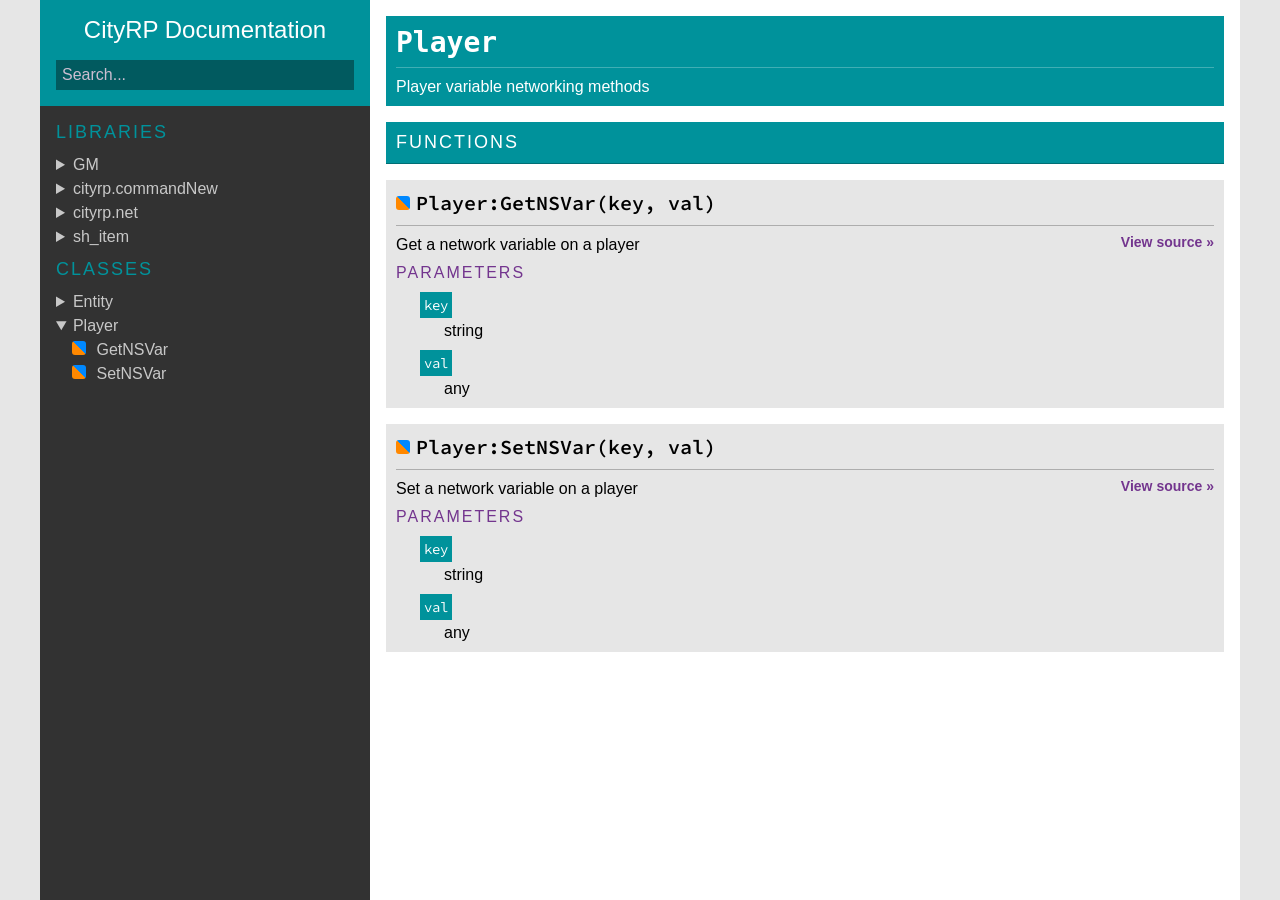
<file: docs/html/classes/player/index.html>
<html>
	<head>
		<title>Player - CityRP Documentation</title>

		<meta property="og:type" content="website" />
		<meta property="og:title" content="Player - CityRP Documentation" />
		<meta property="og:site_name" content="CityRP Documentation" />

			<meta property="og:description" content="Player variable networking methods" />

		<link rel="stylesheet" href="https://fonts.googleapis.com/css?family=Source+Code+Pro" />
		<link rel="stylesheet" href="../../ldoc.css" />
		<link rel="stylesheet" href="../../highlight.css" />
	</head>

	<body>
		<main>



<nav>
	<header>

			<h1><a href="../../">CityRP Documentation</a></h1>

		<input id="search" type="search" autocomplete="off" placeholder="Search..." />
	</header>

	<section>


				<details class="category" open>
					<summary>
						<h2>Libraries</h2>
					</summary>

					<ul>


							<li>

									<details >
									<summary><a href="../../libraries/gm/">GM</a></summary>

									<ul>




































































































































































































































































<li>Functions</li>








										<li>
											<span class="realm server"></span>
											<a href="../../libraries/gm/#ConnectToDatabase">
ConnectToDatabase
											</a>
										</li>

















										<li>
											<span class="realm server"></span>
											<a href="../../libraries/gm/#PlayerCanHearPlayersVoice">
PlayerCanHearPlayersVoice
											</a>
										</li>









										<li>
											<span class="realm server"></span>
											<a href="../../libraries/gm/#PlayerCanSayIC">
PlayerCanSayIC
											</a>
										</li>















































										<li>
											<span class="realm server"></span>
											<a href="../../libraries/gm/#PlayerLoadoutResetVars">
PlayerLoadoutResetVars
											</a>
										</li>



















										<li>
											<span class="realm server"></span>
											<a href="../../libraries/gm/#PostPlayerLoadout">
PostPlayerLoadout
											</a>
										</li>













<li>Hooks</li>


										<li>
											<span class="realm server"></span>
											<a href="../../libraries/gm/#CanPlayerInteract">
CanPlayerInteract
											</a>
										</li>



										<li>
											<span class="realm server"></span>
											<a href="../../libraries/gm/#CanPlayerTransferItem">
CanPlayerTransferItem
											</a>
										</li>







										<li>
											<span class="realm server"></span>
											<a href="../../libraries/gm/#InitPostEntity">
InitPostEntity
											</a>
										</li>



										<li>
											<span class="realm server"></span>
											<a href="../../libraries/gm/#InventoryLoaded">
InventoryLoaded
											</a>
										</li>



										<li>
											<span class="realm server"></span>
											<a href="../../libraries/gm/#ItemCreated">
ItemCreated
											</a>
										</li>



										<li>
											<span class="realm server"></span>
											<a href="../../libraries/gm/#ItemLoaded">
ItemLoaded
											</a>
										</li>



										<li>
											<span class="realm server"></span>
											<a href="../../libraries/gm/#LoadPlayerInventories">
LoadPlayerInventories
											</a>
										</li>



										<li>
											<span class="realm server"></span>
											<a href="../../libraries/gm/#PlayerArrest">
PlayerArrest
											</a>
										</li>



										<li>
											<span class="realm server"></span>
											<a href="../../libraries/gm/#PlayerCanDemote">
PlayerCanDemote
											</a>
										</li>





										<li>
											<span class="realm server"></span>
											<a href="../../libraries/gm/#PlayerCanJoinTeam">
PlayerCanJoinTeam
											</a>
										</li>



										<li>
											<span class="realm server"></span>
											<a href="../../libraries/gm/#PlayerCanOwnDoor">
PlayerCanOwnDoor
											</a>
										</li>



										<li>
											<span class="realm server"></span>
											<a href="../../libraries/gm/#PlayerCanPromote">
PlayerCanPromote
											</a>
										</li>





										<li>
											<span class="realm server"></span>
											<a href="../../libraries/gm/#PlayerCanSayLOOC">
PlayerCanSayLOOC
											</a>
										</li>



										<li>
											<span class="realm server"></span>
											<a href="../../libraries/gm/#PlayerCanSayOOC">
PlayerCanSayOOC
											</a>
										</li>



										<li>
											<span class="realm server"></span>
											<a href="../../libraries/gm/#PlayerCanUnwarrant">
PlayerCanUnwarrant
											</a>
										</li>



										<li>
											<span class="realm server"></span>
											<a href="../../libraries/gm/#PlayerCanUseCommand">
PlayerCanUseCommand
											</a>
										</li>



										<li>
											<span class="realm server"></span>
											<a href="../../libraries/gm/#PlayerCanViewDoor">
PlayerCanViewDoor
											</a>
										</li>



										<li>
											<span class="realm server"></span>
											<a href="../../libraries/gm/#PlayerDemote">
PlayerDemote
											</a>
										</li>



										<li>
											<span class="realm server"></span>
											<a href="../../libraries/gm/#PlayerHostage">
PlayerHostage
											</a>
										</li>



										<li>
											<span class="realm server"></span>
											<a href="../../libraries/gm/#PlayerInitialNetwork">
PlayerInitialNetwork
											</a>
										</li>



										<li>
											<span class="realm server"></span>
											<a href="../../libraries/gm/#PlayerInteracted">
PlayerInteracted
											</a>
										</li>



										<li>
											<span class="realm server"></span>
											<a href="../../libraries/gm/#PlayerItemAttemptDropped">
PlayerItemAttemptDropped
											</a>
										</li>



										<li>
											<span class="realm server"></span>
											<a href="../../libraries/gm/#PlayerItemAttemptGave">
PlayerItemAttemptGave
											</a>
										</li>



										<li>
											<span class="realm server"></span>
											<a href="../../libraries/gm/#PlayerItemAttemptUsed">
PlayerItemAttemptUsed
											</a>
										</li>



										<li>
											<span class="realm server"></span>
											<a href="../../libraries/gm/#PlayerItemDrop">
PlayerItemDrop
											</a>
										</li>



										<li>
											<span class="realm server"></span>
											<a href="../../libraries/gm/#PlayerItemDropped">
PlayerItemDropped
											</a>
										</li>



										<li>
											<span class="realm server"></span>
											<a href="../../libraries/gm/#PlayerItemGave">
PlayerItemGave
											</a>
										</li>



										<li>
											<span class="realm server"></span>
											<a href="../../libraries/gm/#PlayerItemGive">
PlayerItemGive
											</a>
										</li>



										<li>
											<span class="realm server"></span>
											<a href="../../libraries/gm/#PlayerItemRemove">
PlayerItemRemove
											</a>
										</li>



										<li>
											<span class="realm server"></span>
											<a href="../../libraries/gm/#PlayerItemRemoved">
PlayerItemRemoved
											</a>
										</li>



										<li>
											<span class="realm server"></span>
											<a href="../../libraries/gm/#PlayerItemUse">
PlayerItemUse
											</a>
										</li>



										<li>
											<span class="realm server"></span>
											<a href="../../libraries/gm/#PlayerItemUsed">
PlayerItemUsed
											</a>
										</li>



										<li>
											<span class="realm server"></span>
											<a href="../../libraries/gm/#PlayerKnockOut">
PlayerKnockOut
											</a>
										</li>



										<li>
											<span class="realm server"></span>
											<a href="../../libraries/gm/#PlayerKnockedOut">
PlayerKnockedOut
											</a>
										</li>





										<li>
											<span class="realm server"></span>
											<a href="../../libraries/gm/#PlayerSay">
PlayerSay
											</a>
										</li>



										<li>
											<span class="realm server"></span>
											<a href="../../libraries/gm/#PlayerSpray">
PlayerSpray
											</a>
										</li>



										<li>
											<span class="realm server"></span>
											<a href="../../libraries/gm/#PlayerSwitchFlashlight">
PlayerSwitchFlashlight
											</a>
										</li>



										<li>
											<span class="realm server"></span>
											<a href="../../libraries/gm/#PlayerUnarrest">
PlayerUnarrest
											</a>
										</li>



										<li>
											<span class="realm server"></span>
											<a href="../../libraries/gm/#PlayerUnwarrant">
PlayerUnwarrant
											</a>
										</li>



										<li>
											<span class="realm server"></span>
											<a href="../../libraries/gm/#PlayerUse">
PlayerUse
											</a>
										</li>



										<li>
											<span class="realm server"></span>
											<a href="../../libraries/gm/#PlayerWakeUp">
PlayerWakeUp
											</a>
										</li>



										<li>
											<span class="realm server"></span>
											<a href="../../libraries/gm/#PlayerWarrant">
PlayerWarrant
											</a>
										</li>





										<li>
											<span class="realm server"></span>
											<a href="../../libraries/gm/#ShouldCleanupItem">
ShouldCleanupItem
											</a>
										</li>











									</ul>
									</details>

							</li>


							<li>

									<details >
									<summary><a href="../../libraries/cityrp.commandnew/">cityrp.commandNew</a></summary>

									<ul>





















									</ul>
									</details>

							</li>


							<li>

									<details >
									<summary><a href="../../libraries/cityrp.net/">cityrp.net</a></summary>

									<ul>

















































										<li>
											<span class="realm shared"></span>
											<a href="../../libraries/cityrp.net/#GetLocalNetVar">
GetLocalNetVar
											</a>
										</li>



										<li>
											<span class="realm shared"></span>
											<a href="../../libraries/cityrp.net/#GetNSVar">
GetNSVar
											</a>
										</li>



										<li>
											<span class="realm server"></span>
											<a href="../../libraries/cityrp.net/#SetLocalNetVar">
SetLocalNetVar
											</a>
										</li>



										<li>
											<span class="realm shared"></span>
											<a href="../../libraries/cityrp.net/#SetNSVar">
SetNSVar
											</a>
										</li>



										<li>
											<span class="realm server"></span>
											<a href="../../libraries/cityrp.net/#SyncNetworkVars">
SyncNetworkVars
											</a>
										</li>



										<li>
											<span class="realm shared"></span>
											<a href="../../libraries/cityrp.net/#cityrp.net.GetGlobalVar">
GetGlobalVar
											</a>
										</li>



										<li>
											<span class="realm server"></span>
											<a href="../../libraries/cityrp.net/#cityrp.net.SetGlobalVar">
SetGlobalVar
											</a>
										</li>









									</ul>
									</details>

							</li>


							<li>

									<details >
									<summary><a href="../../libraries/sh_item/">sh_item</a></summary>

									<ul>
















































































































































































































































































										<li>
											<span class="realm shared"></span>
											<a href="../../libraries/sh_item/#CanAction">
CanAction
											</a>
										</li>



										<li>
											<span class="realm shared"></span>
											<a href="../../libraries/sh_item/#CanPlace">
CanPlace
											</a>
										</li>



										<li>
											<span class="realm shared"></span>
											<a href="../../libraries/sh_item/#CanPlayerTransfer">
CanPlayerTransfer
											</a>
										</li>



										<li>
											<span class="realm shared"></span>
											<a href="../../libraries/sh_item/#ContainsText">
ContainsText
											</a>
										</li>



										<li>
											<span class="realm server"></span>
											<a href="../../libraries/sh_item/#Delete">
Delete
											</a>
										</li>



										<li>
											<span class="realm server"></span>
											<a href="../../libraries/sh_item/#DisablePlayerTransfer">
DisablePlayerTransfer
											</a>
										</li>



										<li>
											<span class="realm shared"></span>
											<a href="../../libraries/sh_item/#GetBase">
GetBase
											</a>
										</li>



										<li>
											<span class="realm shared"></span>
											<a href="../../libraries/sh_item/#GetBaseCost">
GetBaseCost
											</a>
										</li>



										<li>
											<span class="realm shared"></span>
											<a href="../../libraries/sh_item/#GetCategory">
GetCategory
											</a>
										</li>



										<li>
											<span class="realm shared"></span>
											<a href="../../libraries/sh_item/#GetCost">
GetCost
											</a>
										</li>



										<li>
											<span class="realm shared"></span>
											<a href="../../libraries/sh_item/#GetData">
GetData
											</a>
										</li>



										<li>
											<span class="realm shared"></span>
											<a href="../../libraries/sh_item/#GetDescription">
GetDescription
											</a>
										</li>



										<li>
											<span class="realm shared"></span>
											<a href="../../libraries/sh_item/#GetEntity">
GetEntity
											</a>
										</li>



										<li>
											<span class="realm shared"></span>
											<a href="../../libraries/sh_item/#GetFreeStackSpace">
GetFreeStackSpace
											</a>
										</li>



										<li>
											<span class="realm shared"></span>
											<a href="../../libraries/sh_item/#GetID">
GetID
											</a>
										</li>



										<li>
											<span class="realm shared"></span>
											<a href="../../libraries/sh_item/#GetInventory">
GetInventory
											</a>
										</li>



										<li>
											<span class="realm shared"></span>
											<a href="../../libraries/sh_item/#GetInventoryID">
GetInventoryID
											</a>
										</li>



										<li>
											<span class="realm shared"></span>
											<a href="../../libraries/sh_item/#GetMaxStack">
GetMaxStack
											</a>
										</li>



										<li>
											<span class="realm shared"></span>
											<a href="../../libraries/sh_item/#GetModel">
GetModel
											</a>
										</li>



										<li>
											<span class="realm shared"></span>
											<a href="../../libraries/sh_item/#GetName">
GetName
											</a>
										</li>



										<li>
											<span class="realm shared"></span>
											<a href="../../libraries/sh_item/#GetOwner">
GetOwner
											</a>
										</li>



										<li>
											<span class="realm shared"></span>
											<a href="../../libraries/sh_item/#GetSize">
GetSize
											</a>
										</li>



										<li>
											<span class="realm shared"></span>
											<a href="../../libraries/sh_item/#GetStack">
GetStack
											</a>
										</li>



										<li>
											<span class="realm shared"></span>
											<a href="../../libraries/sh_item/#GetUniqueID">
GetUniqueID
											</a>
										</li>



										<li>
											<span class="realm server"></span>
											<a href="../../libraries/sh_item/#HandleDecrease">
HandleDecrease
											</a>
										</li>



										<li>
											<span class="realm shared"></span>
											<a href="../../libraries/sh_item/#IsLocked">
IsLocked
											</a>
										</li>



										<li>
											<span class="realm shared"></span>
											<a href="../../libraries/sh_item/#IsPlaced">
IsPlaced
											</a>
										</li>





										<li>
											<span class="realm server"></span>
											<a href="../../libraries/sh_item/#MergeInto">
MergeInto
											</a>
										</li>



										<li>
											<span class="realm server"></span>
											<a href="../../libraries/sh_item/#PlayerAction">
PlayerAction
											</a>
										</li>



										<li>
											<span class="realm server"></span>
											<a href="../../libraries/sh_item/#PlayerDrop">
PlayerDrop
											</a>
										</li>



										<li>
											<span class="realm server"></span>
											<a href="../../libraries/sh_item/#PlayerGive">
PlayerGive
											</a>
										</li>



										<li>
											<span class="realm server"></span>
											<a href="../../libraries/sh_item/#PlayerMerge">
PlayerMerge
											</a>
										</li>



										<li>
											<span class="realm server"></span>
											<a href="../../libraries/sh_item/#PlayerPickup">
PlayerPickup
											</a>
										</li>



										<li>
											<span class="realm server"></span>
											<a href="../../libraries/sh_item/#PlayerPlace">
PlayerPlace
											</a>
										</li>



										<li>
											<span class="realm server"></span>
											<a href="../../libraries/sh_item/#PlayerRemove">
PlayerRemove
											</a>
										</li>



										<li>
											<span class="realm server"></span>
											<a href="../../libraries/sh_item/#PlayerSplit">
PlayerSplit
											</a>
										</li>



										<li>
											<span class="realm server"></span>
											<a href="../../libraries/sh_item/#PlayerUse">
PlayerUse
											</a>
										</li>



										<li>
											<span class="realm server"></span>
											<a href="../../libraries/sh_item/#Remove">
Remove
											</a>
										</li>



										<li>
											<span class="realm client"></span>
											<a href="../../libraries/sh_item/#RequestAction">
RequestAction
											</a>
										</li>



										<li>
											<span class="realm server"></span>
											<a href="../../libraries/sh_item/#SetCrashProtect">
SetCrashProtect
											</a>
										</li>



										<li>
											<span class="realm server"></span>
											<a href="../../libraries/sh_item/#SetData">
SetData
											</a>
										</li>



										<li>
											<span class="realm server"></span>
											<a href="../../libraries/sh_item/#SetEntity">
SetEntity
											</a>
										</li>



										<li>
											<span class="realm server"></span>
											<a href="../../libraries/sh_item/#SetEquipped">
SetEquipped
											</a>
										</li>



										<li>
											<span class="realm server"></span>
											<a href="../../libraries/sh_item/#SetStack">
SetStack
											</a>
										</li>



										<li>
											<span class="realm shared"></span>
											<a href="../../libraries/sh_item/#ShouldGlobalSync">
ShouldGlobalSync
											</a>
										</li>



										<li>
											<span class="realm server"></span>
											<a href="../../libraries/sh_item/#Split">
Split
											</a>
										</li>



										<li>
											<span class="realm server"></span>
											<a href="../../libraries/sh_item/#Stack">
Stack
											</a>
										</li>



										<li>
											<span class="realm shared"></span>
											<a href="../../libraries/sh_item/#Stackable">
Stackable
											</a>
										</li>



										<li>
											<span class="realm server"></span>
											<a href="../../libraries/sh_item/#Transfer">
Transfer
											</a>
										</li>



										<li>
											<span class="realm shared"></span>
											<a href="../../libraries/sh_item/#__eq">
__eq
											</a>
										</li>



										<li>
											<span class="realm shared"></span>
											<a href="../../libraries/sh_item/#__tostring">
__tostring
											</a>
										</li>









									</ul>
									</details>

							</li>

					</ul>
				</details>



				<details class="category" open>
					<summary>
						<h2>Classes</h2>
					</summary>

					<ul>


							<li>

									<details >
									<summary><a href="../../classes/entity/">Entity</a></summary>

									<ul>





























										<li>
											<span class="realm shared"></span>
											<a href="../../classes/entity/#GetNetVar">
GetNetVar
											</a>
										</li>



										<li>
											<span class="realm shared"></span>
											<a href="../../classes/entity/#GetNetVar">
GetNetVar
											</a>
										</li>



										<li>
											<span class="realm shared"></span>
											<a href="../../classes/entity/#SetNetVar">
SetNetVar
											</a>
										</li>









									</ul>
									</details>

							</li>


							<li>

									<details open>
									<summary><a href="../../classes/player/">Player</a></summary>

									<ul>
























										<li>
											<span class="realm shared"></span>
											<a href="../../classes/player/#GetNSVar">
GetNSVar
											</a>
										</li>



										<li>
											<span class="realm shared"></span>
											<a href="../../classes/player/#SetNSVar">
SetNSVar
											</a>
										</li>









									</ul>
									</details>

							</li>

					</ul>
				</details>


	</section>
</nav>


			<article>
					<div class="wrapper">

<header class="module">
	<h1>Player</h1>
	<h2>Player variable networking methods</h2>
</header>

<p>

</p>


	<h1 class="title">Functions</h1>


		<section class="method">
			<header>
				<a class="anchor" id="GetNSVar">
					<h1><span class="realm shared"></span></span>Player:GetNSVar(key, val)</h1>
				</a>






					<a class="reference" href="https://github.com/FearlessGaming/CityRP/blob/masterc:\users\pollux\documents\github\cityrp-docstest\ldoc\cityrp_tests\sh_net.lua#L236">View source &raquo;</a>



					<p>Get a network variable on a player</p>

			</header>






					<h3>Parameters</h3>





					<ul>





							<li>
								<span class="tag parameter">key</span>





								<p> string</p>
							</li>

					</ul>



					<ul>





							<li>
								<span class="tag parameter">val</span>





								<p> any</p>
							</li>

					</ul>









		</section>

		<section class="method">
			<header>
				<a class="anchor" id="SetNSVar">
					<h1><span class="realm shared"></span></span>Player:SetNSVar(key, val)</h1>
				</a>






					<a class="reference" href="https://github.com/FearlessGaming/CityRP/blob/masterc:\users\pollux\documents\github\cityrp-docstest\ldoc\cityrp_tests\sh_net.lua#L228">View source &raquo;</a>



					<p>Set a network variable on a player</p>

			</header>






					<h3>Parameters</h3>





					<ul>





							<li>
								<span class="tag parameter">key</span>





								<p> string</p>
							</li>

					</ul>



					<ul>





							<li>
								<span class="tag parameter">val</span>





								<p> any</p>
							</li>

					</ul>









		</section>



					</div>
			</article>
		</main>

		<script type="text/javascript" src="../../app.js"></script>
		<script type="text/javascript" src="../../highlight.min.js"></script>
		<script type="text/javascript">
			var elements = document.querySelectorAll("pre code")

			hljs.configure({
				languages: ["lua"]
			});

			for (var i = 0; i < elements.length; i++)
			{
				hljs.highlightBlock(elements[i]);
			}
		</script>
	</body>
</html>
</file>
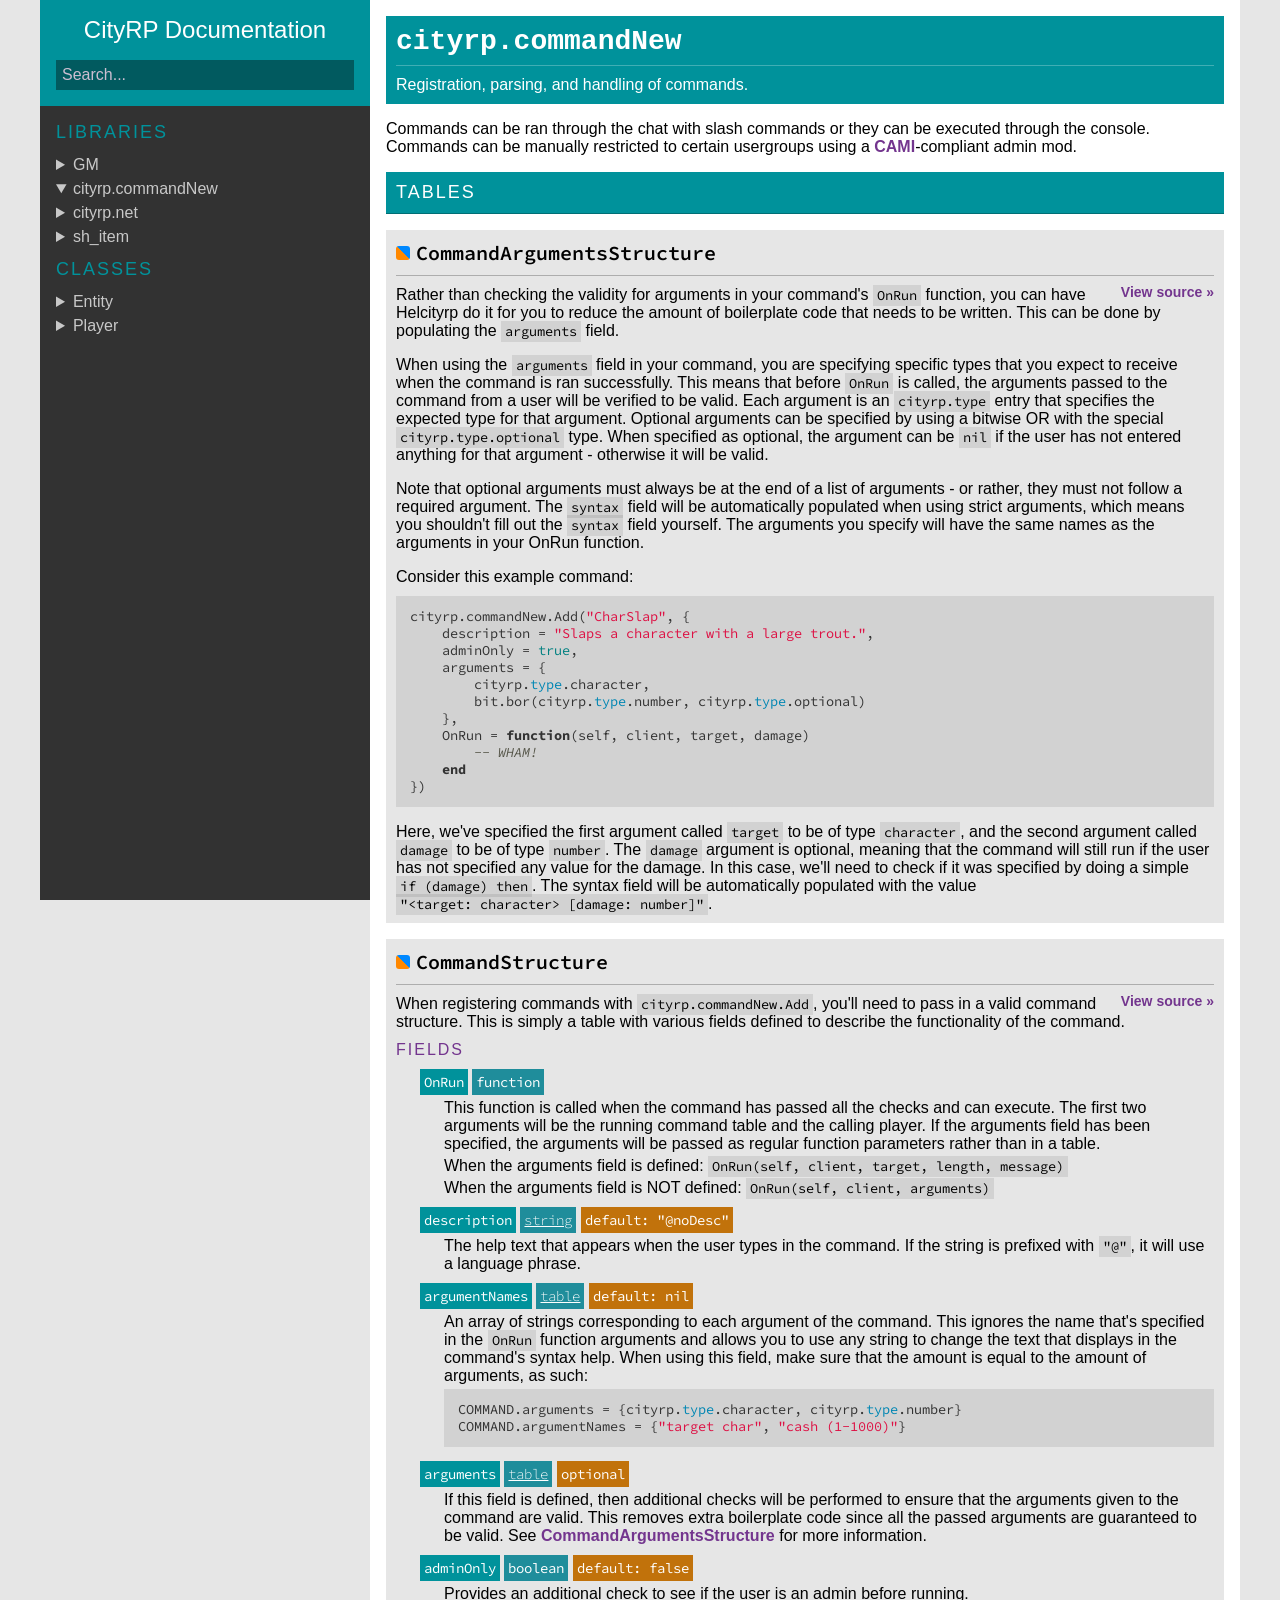
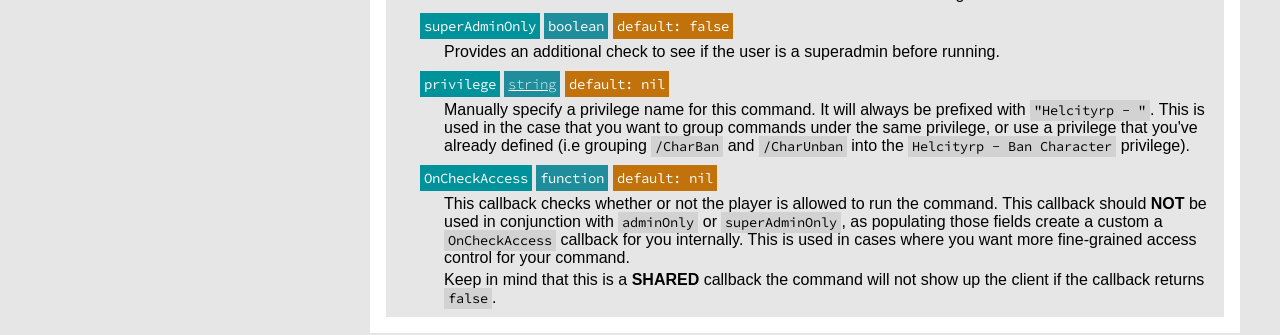
<file: docs/html/libraries/cityrp.commandnew/index.html>
<html>
	<head>
		<title>cityrp.commandNew - CityRP Documentation</title>

		<meta property="og:type" content="website" />
		<meta property="og:title" content="cityrp.commandNew - CityRP Documentation" />
		<meta property="og:site_name" content="CityRP Documentation" />

			<meta property="og:description" content="Registration, parsing, and handling of commands." />

		<link rel="stylesheet" href="https://fonts.googleapis.com/css?family=Source+Code+Pro" />
		<link rel="stylesheet" href="../../ldoc.css" />
		<link rel="stylesheet" href="../../highlight.css" />
	</head>

	<body>
		<main>



<nav>
	<header>

			<h1><a href="../../">CityRP Documentation</a></h1>

		<input id="search" type="search" autocomplete="off" placeholder="Search..." />
	</header>

	<section>


				<details class="category" open>
					<summary>
						<h2>Libraries</h2>
					</summary>

					<ul>


							<li>

									<details >
									<summary><a href="../../libraries/gm/">GM</a></summary>

									<ul>




































































































































































































































































<li>Functions</li>








										<li>
											<span class="realm server"></span>
											<a href="../../libraries/gm/#ConnectToDatabase">
ConnectToDatabase
											</a>
										</li>

















										<li>
											<span class="realm server"></span>
											<a href="../../libraries/gm/#PlayerCanHearPlayersVoice">
PlayerCanHearPlayersVoice
											</a>
										</li>









										<li>
											<span class="realm server"></span>
											<a href="../../libraries/gm/#PlayerCanSayIC">
PlayerCanSayIC
											</a>
										</li>















































										<li>
											<span class="realm server"></span>
											<a href="../../libraries/gm/#PlayerLoadoutResetVars">
PlayerLoadoutResetVars
											</a>
										</li>



















										<li>
											<span class="realm server"></span>
											<a href="../../libraries/gm/#PostPlayerLoadout">
PostPlayerLoadout
											</a>
										</li>













<li>Hooks</li>


										<li>
											<span class="realm server"></span>
											<a href="../../libraries/gm/#CanPlayerInteract">
CanPlayerInteract
											</a>
										</li>



										<li>
											<span class="realm server"></span>
											<a href="../../libraries/gm/#CanPlayerTransferItem">
CanPlayerTransferItem
											</a>
										</li>







										<li>
											<span class="realm server"></span>
											<a href="../../libraries/gm/#InitPostEntity">
InitPostEntity
											</a>
										</li>



										<li>
											<span class="realm server"></span>
											<a href="../../libraries/gm/#InventoryLoaded">
InventoryLoaded
											</a>
										</li>



										<li>
											<span class="realm server"></span>
											<a href="../../libraries/gm/#ItemCreated">
ItemCreated
											</a>
										</li>



										<li>
											<span class="realm server"></span>
											<a href="../../libraries/gm/#ItemLoaded">
ItemLoaded
											</a>
										</li>



										<li>
											<span class="realm server"></span>
											<a href="../../libraries/gm/#LoadPlayerInventories">
LoadPlayerInventories
											</a>
										</li>



										<li>
											<span class="realm server"></span>
											<a href="../../libraries/gm/#PlayerArrest">
PlayerArrest
											</a>
										</li>



										<li>
											<span class="realm server"></span>
											<a href="../../libraries/gm/#PlayerCanDemote">
PlayerCanDemote
											</a>
										</li>





										<li>
											<span class="realm server"></span>
											<a href="../../libraries/gm/#PlayerCanJoinTeam">
PlayerCanJoinTeam
											</a>
										</li>



										<li>
											<span class="realm server"></span>
											<a href="../../libraries/gm/#PlayerCanOwnDoor">
PlayerCanOwnDoor
											</a>
										</li>



										<li>
											<span class="realm server"></span>
											<a href="../../libraries/gm/#PlayerCanPromote">
PlayerCanPromote
											</a>
										</li>





										<li>
											<span class="realm server"></span>
											<a href="../../libraries/gm/#PlayerCanSayLOOC">
PlayerCanSayLOOC
											</a>
										</li>



										<li>
											<span class="realm server"></span>
											<a href="../../libraries/gm/#PlayerCanSayOOC">
PlayerCanSayOOC
											</a>
										</li>



										<li>
											<span class="realm server"></span>
											<a href="../../libraries/gm/#PlayerCanUnwarrant">
PlayerCanUnwarrant
											</a>
										</li>



										<li>
											<span class="realm server"></span>
											<a href="../../libraries/gm/#PlayerCanUseCommand">
PlayerCanUseCommand
											</a>
										</li>



										<li>
											<span class="realm server"></span>
											<a href="../../libraries/gm/#PlayerCanViewDoor">
PlayerCanViewDoor
											</a>
										</li>



										<li>
											<span class="realm server"></span>
											<a href="../../libraries/gm/#PlayerDemote">
PlayerDemote
											</a>
										</li>



										<li>
											<span class="realm server"></span>
											<a href="../../libraries/gm/#PlayerHostage">
PlayerHostage
											</a>
										</li>



										<li>
											<span class="realm server"></span>
											<a href="../../libraries/gm/#PlayerInitialNetwork">
PlayerInitialNetwork
											</a>
										</li>



										<li>
											<span class="realm server"></span>
											<a href="../../libraries/gm/#PlayerInteracted">
PlayerInteracted
											</a>
										</li>



										<li>
											<span class="realm server"></span>
											<a href="../../libraries/gm/#PlayerItemAttemptDropped">
PlayerItemAttemptDropped
											</a>
										</li>



										<li>
											<span class="realm server"></span>
											<a href="../../libraries/gm/#PlayerItemAttemptGave">
PlayerItemAttemptGave
											</a>
										</li>



										<li>
											<span class="realm server"></span>
											<a href="../../libraries/gm/#PlayerItemAttemptUsed">
PlayerItemAttemptUsed
											</a>
										</li>



										<li>
											<span class="realm server"></span>
											<a href="../../libraries/gm/#PlayerItemDrop">
PlayerItemDrop
											</a>
										</li>



										<li>
											<span class="realm server"></span>
											<a href="../../libraries/gm/#PlayerItemDropped">
PlayerItemDropped
											</a>
										</li>



										<li>
											<span class="realm server"></span>
											<a href="../../libraries/gm/#PlayerItemGave">
PlayerItemGave
											</a>
										</li>



										<li>
											<span class="realm server"></span>
											<a href="../../libraries/gm/#PlayerItemGive">
PlayerItemGive
											</a>
										</li>



										<li>
											<span class="realm server"></span>
											<a href="../../libraries/gm/#PlayerItemRemove">
PlayerItemRemove
											</a>
										</li>



										<li>
											<span class="realm server"></span>
											<a href="../../libraries/gm/#PlayerItemRemoved">
PlayerItemRemoved
											</a>
										</li>



										<li>
											<span class="realm server"></span>
											<a href="../../libraries/gm/#PlayerItemUse">
PlayerItemUse
											</a>
										</li>



										<li>
											<span class="realm server"></span>
											<a href="../../libraries/gm/#PlayerItemUsed">
PlayerItemUsed
											</a>
										</li>



										<li>
											<span class="realm server"></span>
											<a href="../../libraries/gm/#PlayerKnockOut">
PlayerKnockOut
											</a>
										</li>



										<li>
											<span class="realm server"></span>
											<a href="../../libraries/gm/#PlayerKnockedOut">
PlayerKnockedOut
											</a>
										</li>





										<li>
											<span class="realm server"></span>
											<a href="../../libraries/gm/#PlayerSay">
PlayerSay
											</a>
										</li>



										<li>
											<span class="realm server"></span>
											<a href="../../libraries/gm/#PlayerSpray">
PlayerSpray
											</a>
										</li>



										<li>
											<span class="realm server"></span>
											<a href="../../libraries/gm/#PlayerSwitchFlashlight">
PlayerSwitchFlashlight
											</a>
										</li>



										<li>
											<span class="realm server"></span>
											<a href="../../libraries/gm/#PlayerUnarrest">
PlayerUnarrest
											</a>
										</li>



										<li>
											<span class="realm server"></span>
											<a href="../../libraries/gm/#PlayerUnwarrant">
PlayerUnwarrant
											</a>
										</li>



										<li>
											<span class="realm server"></span>
											<a href="../../libraries/gm/#PlayerUse">
PlayerUse
											</a>
										</li>



										<li>
											<span class="realm server"></span>
											<a href="../../libraries/gm/#PlayerWakeUp">
PlayerWakeUp
											</a>
										</li>



										<li>
											<span class="realm server"></span>
											<a href="../../libraries/gm/#PlayerWarrant">
PlayerWarrant
											</a>
										</li>





										<li>
											<span class="realm server"></span>
											<a href="../../libraries/gm/#ShouldCleanupItem">
ShouldCleanupItem
											</a>
										</li>











									</ul>
									</details>

							</li>


							<li>

									<details open>
									<summary><a href="../../libraries/cityrp.commandnew/">cityrp.commandNew</a></summary>

									<ul>





















									</ul>
									</details>

							</li>


							<li>

									<details >
									<summary><a href="../../libraries/cityrp.net/">cityrp.net</a></summary>

									<ul>

















































										<li>
											<span class="realm shared"></span>
											<a href="../../libraries/cityrp.net/#GetLocalNetVar">
GetLocalNetVar
											</a>
										</li>



										<li>
											<span class="realm shared"></span>
											<a href="../../libraries/cityrp.net/#GetNSVar">
GetNSVar
											</a>
										</li>



										<li>
											<span class="realm server"></span>
											<a href="../../libraries/cityrp.net/#SetLocalNetVar">
SetLocalNetVar
											</a>
										</li>



										<li>
											<span class="realm shared"></span>
											<a href="../../libraries/cityrp.net/#SetNSVar">
SetNSVar
											</a>
										</li>



										<li>
											<span class="realm server"></span>
											<a href="../../libraries/cityrp.net/#SyncNetworkVars">
SyncNetworkVars
											</a>
										</li>



										<li>
											<span class="realm shared"></span>
											<a href="../../libraries/cityrp.net/#cityrp.net.GetGlobalVar">
GetGlobalVar
											</a>
										</li>



										<li>
											<span class="realm server"></span>
											<a href="../../libraries/cityrp.net/#cityrp.net.SetGlobalVar">
SetGlobalVar
											</a>
										</li>









									</ul>
									</details>

							</li>


							<li>

									<details >
									<summary><a href="../../libraries/sh_item/">sh_item</a></summary>

									<ul>
















































































































































































































































































										<li>
											<span class="realm shared"></span>
											<a href="../../libraries/sh_item/#CanAction">
CanAction
											</a>
										</li>



										<li>
											<span class="realm shared"></span>
											<a href="../../libraries/sh_item/#CanPlace">
CanPlace
											</a>
										</li>



										<li>
											<span class="realm shared"></span>
											<a href="../../libraries/sh_item/#CanPlayerTransfer">
CanPlayerTransfer
											</a>
										</li>



										<li>
											<span class="realm shared"></span>
											<a href="../../libraries/sh_item/#ContainsText">
ContainsText
											</a>
										</li>



										<li>
											<span class="realm server"></span>
											<a href="../../libraries/sh_item/#Delete">
Delete
											</a>
										</li>



										<li>
											<span class="realm server"></span>
											<a href="../../libraries/sh_item/#DisablePlayerTransfer">
DisablePlayerTransfer
											</a>
										</li>



										<li>
											<span class="realm shared"></span>
											<a href="../../libraries/sh_item/#GetBase">
GetBase
											</a>
										</li>



										<li>
											<span class="realm shared"></span>
											<a href="../../libraries/sh_item/#GetBaseCost">
GetBaseCost
											</a>
										</li>



										<li>
											<span class="realm shared"></span>
											<a href="../../libraries/sh_item/#GetCategory">
GetCategory
											</a>
										</li>



										<li>
											<span class="realm shared"></span>
											<a href="../../libraries/sh_item/#GetCost">
GetCost
											</a>
										</li>



										<li>
											<span class="realm shared"></span>
											<a href="../../libraries/sh_item/#GetData">
GetData
											</a>
										</li>



										<li>
											<span class="realm shared"></span>
											<a href="../../libraries/sh_item/#GetDescription">
GetDescription
											</a>
										</li>



										<li>
											<span class="realm shared"></span>
											<a href="../../libraries/sh_item/#GetEntity">
GetEntity
											</a>
										</li>



										<li>
											<span class="realm shared"></span>
											<a href="../../libraries/sh_item/#GetFreeStackSpace">
GetFreeStackSpace
											</a>
										</li>



										<li>
											<span class="realm shared"></span>
											<a href="../../libraries/sh_item/#GetID">
GetID
											</a>
										</li>



										<li>
											<span class="realm shared"></span>
											<a href="../../libraries/sh_item/#GetInventory">
GetInventory
											</a>
										</li>



										<li>
											<span class="realm shared"></span>
											<a href="../../libraries/sh_item/#GetInventoryID">
GetInventoryID
											</a>
										</li>



										<li>
											<span class="realm shared"></span>
											<a href="../../libraries/sh_item/#GetMaxStack">
GetMaxStack
											</a>
										</li>



										<li>
											<span class="realm shared"></span>
											<a href="../../libraries/sh_item/#GetModel">
GetModel
											</a>
										</li>



										<li>
											<span class="realm shared"></span>
											<a href="../../libraries/sh_item/#GetName">
GetName
											</a>
										</li>



										<li>
											<span class="realm shared"></span>
											<a href="../../libraries/sh_item/#GetOwner">
GetOwner
											</a>
										</li>



										<li>
											<span class="realm shared"></span>
											<a href="../../libraries/sh_item/#GetSize">
GetSize
											</a>
										</li>



										<li>
											<span class="realm shared"></span>
											<a href="../../libraries/sh_item/#GetStack">
GetStack
											</a>
										</li>



										<li>
											<span class="realm shared"></span>
											<a href="../../libraries/sh_item/#GetUniqueID">
GetUniqueID
											</a>
										</li>



										<li>
											<span class="realm server"></span>
											<a href="../../libraries/sh_item/#HandleDecrease">
HandleDecrease
											</a>
										</li>



										<li>
											<span class="realm shared"></span>
											<a href="../../libraries/sh_item/#IsLocked">
IsLocked
											</a>
										</li>



										<li>
											<span class="realm shared"></span>
											<a href="../../libraries/sh_item/#IsPlaced">
IsPlaced
											</a>
										</li>





										<li>
											<span class="realm server"></span>
											<a href="../../libraries/sh_item/#MergeInto">
MergeInto
											</a>
										</li>



										<li>
											<span class="realm server"></span>
											<a href="../../libraries/sh_item/#PlayerAction">
PlayerAction
											</a>
										</li>



										<li>
											<span class="realm server"></span>
											<a href="../../libraries/sh_item/#PlayerDrop">
PlayerDrop
											</a>
										</li>



										<li>
											<span class="realm server"></span>
											<a href="../../libraries/sh_item/#PlayerGive">
PlayerGive
											</a>
										</li>



										<li>
											<span class="realm server"></span>
											<a href="../../libraries/sh_item/#PlayerMerge">
PlayerMerge
											</a>
										</li>



										<li>
											<span class="realm server"></span>
											<a href="../../libraries/sh_item/#PlayerPickup">
PlayerPickup
											</a>
										</li>



										<li>
											<span class="realm server"></span>
											<a href="../../libraries/sh_item/#PlayerPlace">
PlayerPlace
											</a>
										</li>



										<li>
											<span class="realm server"></span>
											<a href="../../libraries/sh_item/#PlayerRemove">
PlayerRemove
											</a>
										</li>



										<li>
											<span class="realm server"></span>
											<a href="../../libraries/sh_item/#PlayerSplit">
PlayerSplit
											</a>
										</li>



										<li>
											<span class="realm server"></span>
											<a href="../../libraries/sh_item/#PlayerUse">
PlayerUse
											</a>
										</li>



										<li>
											<span class="realm server"></span>
											<a href="../../libraries/sh_item/#Remove">
Remove
											</a>
										</li>



										<li>
											<span class="realm client"></span>
											<a href="../../libraries/sh_item/#RequestAction">
RequestAction
											</a>
										</li>



										<li>
											<span class="realm server"></span>
											<a href="../../libraries/sh_item/#SetCrashProtect">
SetCrashProtect
											</a>
										</li>



										<li>
											<span class="realm server"></span>
											<a href="../../libraries/sh_item/#SetData">
SetData
											</a>
										</li>



										<li>
											<span class="realm server"></span>
											<a href="../../libraries/sh_item/#SetEntity">
SetEntity
											</a>
										</li>



										<li>
											<span class="realm server"></span>
											<a href="../../libraries/sh_item/#SetEquipped">
SetEquipped
											</a>
										</li>



										<li>
											<span class="realm server"></span>
											<a href="../../libraries/sh_item/#SetStack">
SetStack
											</a>
										</li>



										<li>
											<span class="realm shared"></span>
											<a href="../../libraries/sh_item/#ShouldGlobalSync">
ShouldGlobalSync
											</a>
										</li>



										<li>
											<span class="realm server"></span>
											<a href="../../libraries/sh_item/#Split">
Split
											</a>
										</li>



										<li>
											<span class="realm server"></span>
											<a href="../../libraries/sh_item/#Stack">
Stack
											</a>
										</li>



										<li>
											<span class="realm shared"></span>
											<a href="../../libraries/sh_item/#Stackable">
Stackable
											</a>
										</li>



										<li>
											<span class="realm server"></span>
											<a href="../../libraries/sh_item/#Transfer">
Transfer
											</a>
										</li>



										<li>
											<span class="realm shared"></span>
											<a href="../../libraries/sh_item/#__eq">
__eq
											</a>
										</li>



										<li>
											<span class="realm shared"></span>
											<a href="../../libraries/sh_item/#__tostring">
__tostring
											</a>
										</li>









									</ul>
									</details>

							</li>

					</ul>
				</details>



				<details class="category" open>
					<summary>
						<h2>Classes</h2>
					</summary>

					<ul>


							<li>

									<details >
									<summary><a href="../../classes/entity/">Entity</a></summary>

									<ul>





























										<li>
											<span class="realm shared"></span>
											<a href="../../classes/entity/#GetNetVar">
GetNetVar
											</a>
										</li>



										<li>
											<span class="realm shared"></span>
											<a href="../../classes/entity/#GetNetVar">
GetNetVar
											</a>
										</li>



										<li>
											<span class="realm shared"></span>
											<a href="../../classes/entity/#SetNetVar">
SetNetVar
											</a>
										</li>









									</ul>
									</details>

							</li>


							<li>

									<details >
									<summary><a href="../../classes/player/">Player</a></summary>

									<ul>
























										<li>
											<span class="realm shared"></span>
											<a href="../../classes/player/#GetNSVar">
GetNSVar
											</a>
										</li>



										<li>
											<span class="realm shared"></span>
											<a href="../../classes/player/#SetNSVar">
SetNSVar
											</a>
										</li>









									</ul>
									</details>

							</li>

					</ul>
				</details>


	</section>
</nav>


			<article>
					<div class="wrapper">

<header class="module">
	<h1>cityrp.commandNew</h1>
	<h2>Registration, parsing, and handling of commands.</h2>
</header>

<p>Commands can be ran through the chat with slash commands or they can be executed through the console. Commands can be manually
restricted to certain usergroups using a <a href="https://github.com/glua/CAMI">CAMI</a>-compliant admin mod.</p>


	<h1 class="title">Tables</h1>


		<section class="method">
			<header>
				<a class="anchor" id="CommandArgumentsStructure">
					<h1><span class="realm shared"></span></span>CommandArgumentsStructure</h1>
				</a>






					<a class="reference" href="https://github.com/FearlessGaming/CityRP/blob/masterc:\users\pollux\documents\github\cityrp-docstest\ldoc\cityrp_tests\sh_commands.lua#L74">View source &raquo;</a>



					<p>Rather than checking the validity for arguments in your command's <code>OnRun</code> function, you can have Helcityrp do it for you to
 reduce the amount of boilerplate code that needs to be written.  This can be done by populating the <code>arguments</code> field.</p>

<p> When using the <code>arguments</code> field in your command, you are specifying specific types that you expect to receive when the
 command is ran successfully. This means that before <code>OnRun</code> is called, the arguments passed to the command from a user will
 be verified to be valid. Each argument is an <code>cityrp.type</code> entry that specifies the expected type for that argument. Optional
 arguments can be specified by using a bitwise OR with the special <code>cityrp.type.optional</code> type. When specified as optional, the
 argument can be <code>nil</code> if the user has not entered anything for that argument - otherwise it will be valid.</p>

<p> Note that optional arguments must always be at the end of a list of arguments - or rather, they must not follow a required
 argument. The <code>syntax</code> field will be automatically populated when using strict arguments, which means you shouldn't fill out
 the <code>syntax</code> field yourself. The arguments you specify will have the same names as the arguments in your OnRun function.</p>

<p> Consider this example command:</p>
<pre><code>cityrp.commandNew.Add("CharSlap", {
    description = "Slaps a character with a large trout.",
    adminOnly = true,
    arguments = {
        cityrp.type.character,
        bit.bor(cityrp.type.number, cityrp.type.optional)
    },
    OnRun = function(self, client, target, damage)
        -- WHAM!
    end
})
</code></pre>
<p> Here, we've specified the first argument called <code>target</code> to be of type <code>character</code>, and the second argument called <code>damage</code>
 to be of type <code>number</code>. The <code>damage</code> argument is optional, meaning that the command will still run if the user has not
 specified any value for the damage. In this case, we'll need to check if it was specified by doing a simple
 <code>if (damage) then</code>. The syntax field will be automatically populated with the value <code>&quot;&lt;target: character&gt; [damage: number]&quot;</code>.</p>

			</header>










		</section>

		<section class="method">
			<header>
				<a class="anchor" id="CommandStructure">
					<h1><span class="realm shared"></span></span>CommandStructure</h1>
				</a>






					<a class="reference" href="https://github.com/FearlessGaming/CityRP/blob/masterc:\users\pollux\documents\github\cityrp-docstest\ldoc\cityrp_tests\sh_commands.lua#L42">View source &raquo;</a>



					<p>When registering commands with <code>cityrp.commandNew.Add</code>, you'll need to pass in a valid command structure.  This is simply a table
 with various fields defined to describe the functionality of the command.</p>

			</header>






					<h3>Fields</h3>





					<ul>





							<li>
								<span class="tag parameter">OnRun</span>


									<span class="tag"><span class="type">function</span></span>




								<p> This function is called when the command has passed all the checks and can execute. The first two
 arguments will be the running command table and the calling player. If the arguments field has been specified, the arguments
 will be passed as regular function parameters rather than in a table.</p>

<p> When the arguments field is defined: <code>OnRun(self, client, target, length, message)</code></p>

<p> When the arguments field is NOT defined: <code>OnRun(self, client, arguments)</code></p>
							</li>

					</ul>



					<ul>





							<li>
								<span class="tag parameter">description</span>


									<span class="tag"><a class="type" href="https://www.lua.org/manual/5.1/manual.html#5.4">string</a></span>



									<span class="tag default">default: &quot;@noDesc&quot;</span>


								<p> The help text that appears when the user types in the command. If the string is
 prefixed with <code>&quot;@&quot;</code>, it will use a language phrase.</p>
							</li>

					</ul>



					<ul>





							<li>
								<span class="tag parameter">argumentNames</span>


									<span class="tag"><a class="type" href="https://www.lua.org/manual/5.1/manual.html#5.5">table</a></span>



									<span class="tag default">default: nil</span>


								<p>
<p> An array of strings corresponding to each argument of the command. This ignores the
 name that's specified in the <code>OnRun</code> function arguments and allows you to use any string to change the text that displays
 in the command's syntax help. When using this field, make sure that the amount is equal to the amount of arguments, as such:</p>
<pre><code>COMMAND.arguments = {cityrp.type.character, cityrp.type.number}
COMMAND.argumentNames = {"target char", "cash (1-1000)"}
</code></pre>
</p>
							</li>

					</ul>



					<ul>





							<li>
								<span class="tag parameter">arguments</span>


									<span class="tag"><a class="type" href="https://www.lua.org/manual/5.1/manual.html#5.5">table</a></span>



									<span class="tag default">optional</span>


								<p> If this field is defined, then additional checks will be performed to ensure that the
 arguments given to the command are valid. This removes extra boilerplate code since all the passed arguments are guaranteed
 to be valid. See <a href="../../libraries/cityrp.commandnew/#CommandArgumentsStructure">CommandArgumentsStructure</a> for more information.</p>
							</li>

					</ul>



					<ul>





							<li>
								<span class="tag parameter">adminOnly</span>


									<span class="tag"><span class="type">boolean</span></span>



									<span class="tag default">default: false</span>


								<p> Provides an additional check to see if the user is an admin before running.</p>
							</li>

					</ul>



					<ul>





							<li>
								<span class="tag parameter">superAdminOnly</span>


									<span class="tag"><span class="type">boolean</span></span>



									<span class="tag default">default: false</span>


								<p> Provides an additional check to see if the user is a superadmin before running.</p>
							</li>

					</ul>



					<ul>





							<li>
								<span class="tag parameter">privilege</span>


									<span class="tag"><a class="type" href="https://www.lua.org/manual/5.1/manual.html#5.4">string</a></span>



									<span class="tag default">default: nil</span>


								<p> Manually specify a privilege name for this command. It will always be prefixed with
 <code>&quot;Helcityrp - &quot;</code>. This is used in the case that you want to group commands under the same privilege, or use a privilege that
 you've already defined (i.e grouping <code>/CharBan</code> and <code>/CharUnban</code> into the <code>Helcityrp - Ban Character</code> privilege).</p>
							</li>

					</ul>



					<ul>





							<li>
								<span class="tag parameter">OnCheckAccess</span>


									<span class="tag"><span class="type">function</span></span>



									<span class="tag default">default: nil</span>


								<p> This callback checks whether or not the player is allowed to run the command.
 This callback should <strong>NOT</strong> be used in conjunction with <code>adminOnly</code> or <code>superAdminOnly</code>, as populating those
 fields create a custom a <code>OnCheckAccess</code> callback for you internally. This is used in cases where you want more fine-grained
 access control for your command.</p>

<p> Keep in mind that this is a <strong>SHARED</strong> callback the command will not show up the client if the callback returns <code>false</code>.</p>
							</li>

					</ul>









		</section>



					</div>
			</article>
		</main>

		<script type="text/javascript" src="../../app.js"></script>
		<script type="text/javascript" src="../../highlight.min.js"></script>
		<script type="text/javascript">
			var elements = document.querySelectorAll("pre code")

			hljs.configure({
				languages: ["lua"]
			});

			for (var i = 0; i < elements.length; i++)
			{
				hljs.highlightBlock(elements[i]);
			}
		</script>
	</body>
</html>
</file>
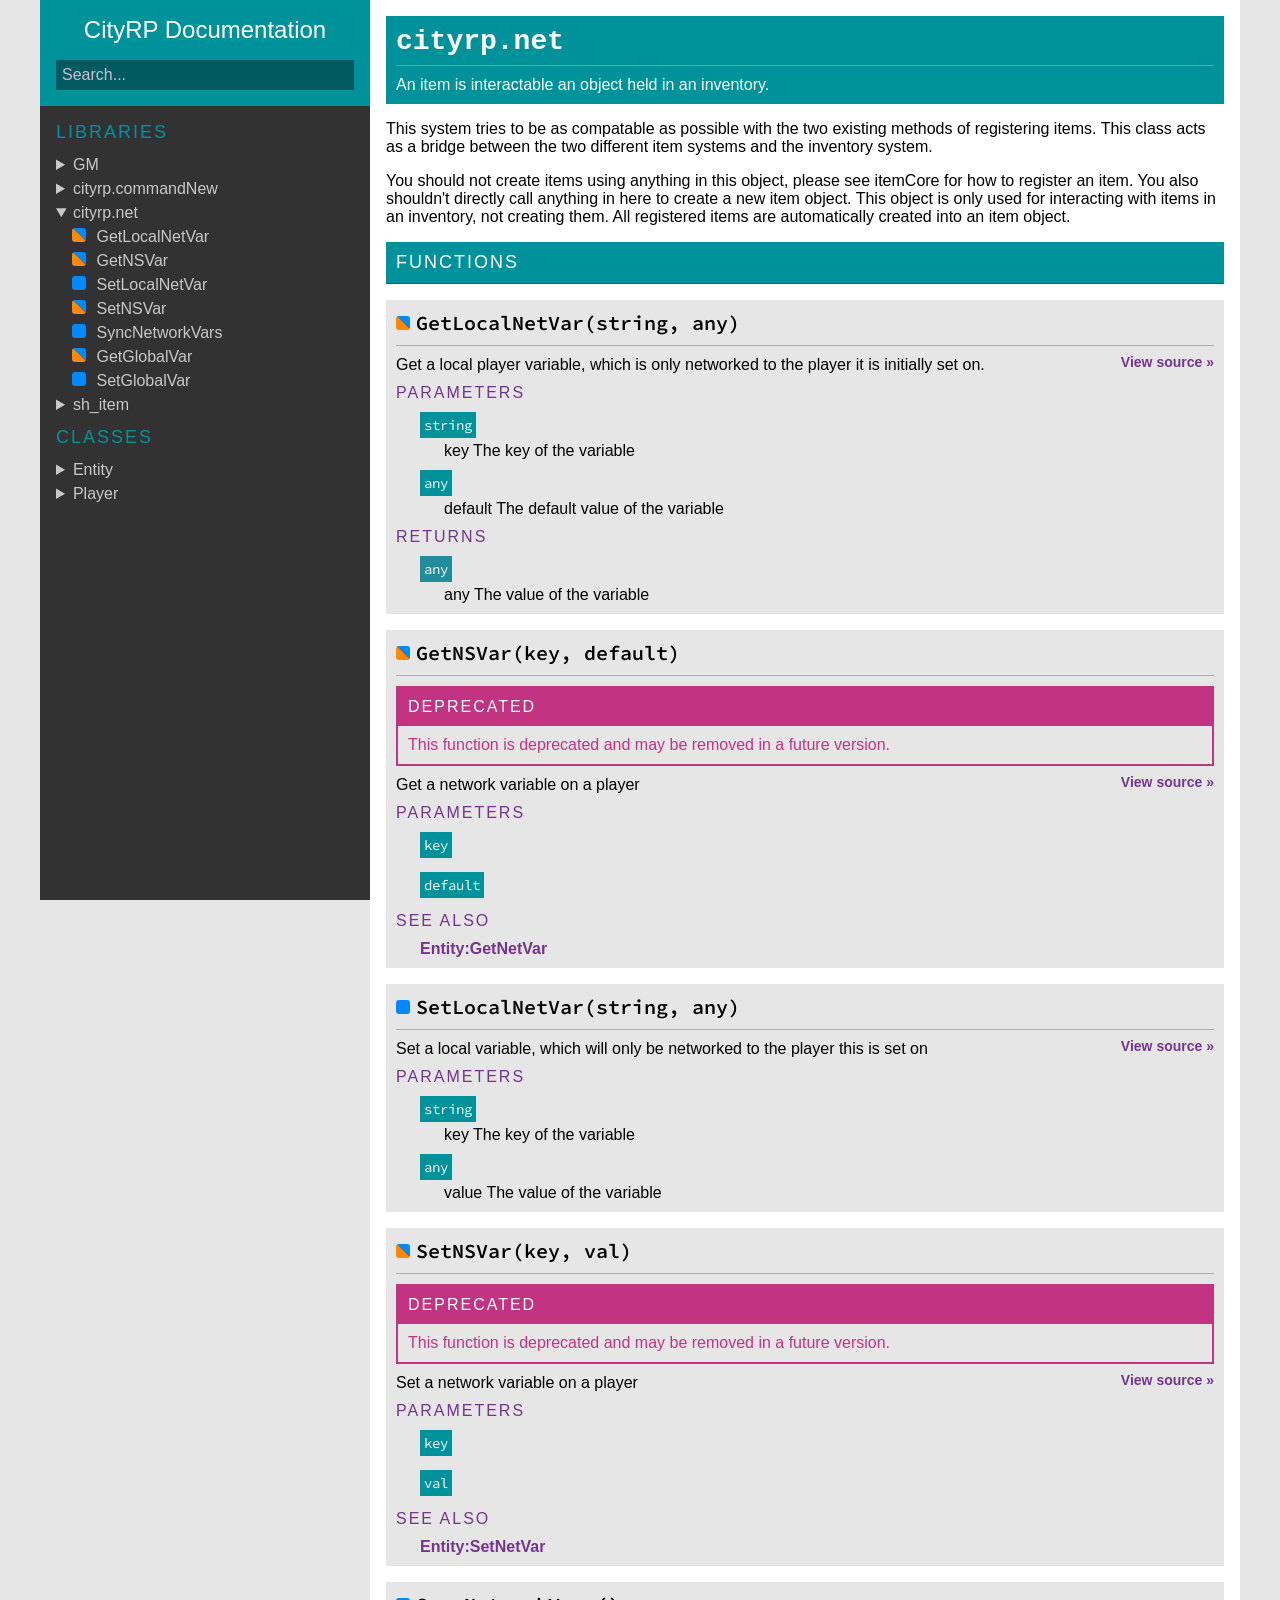
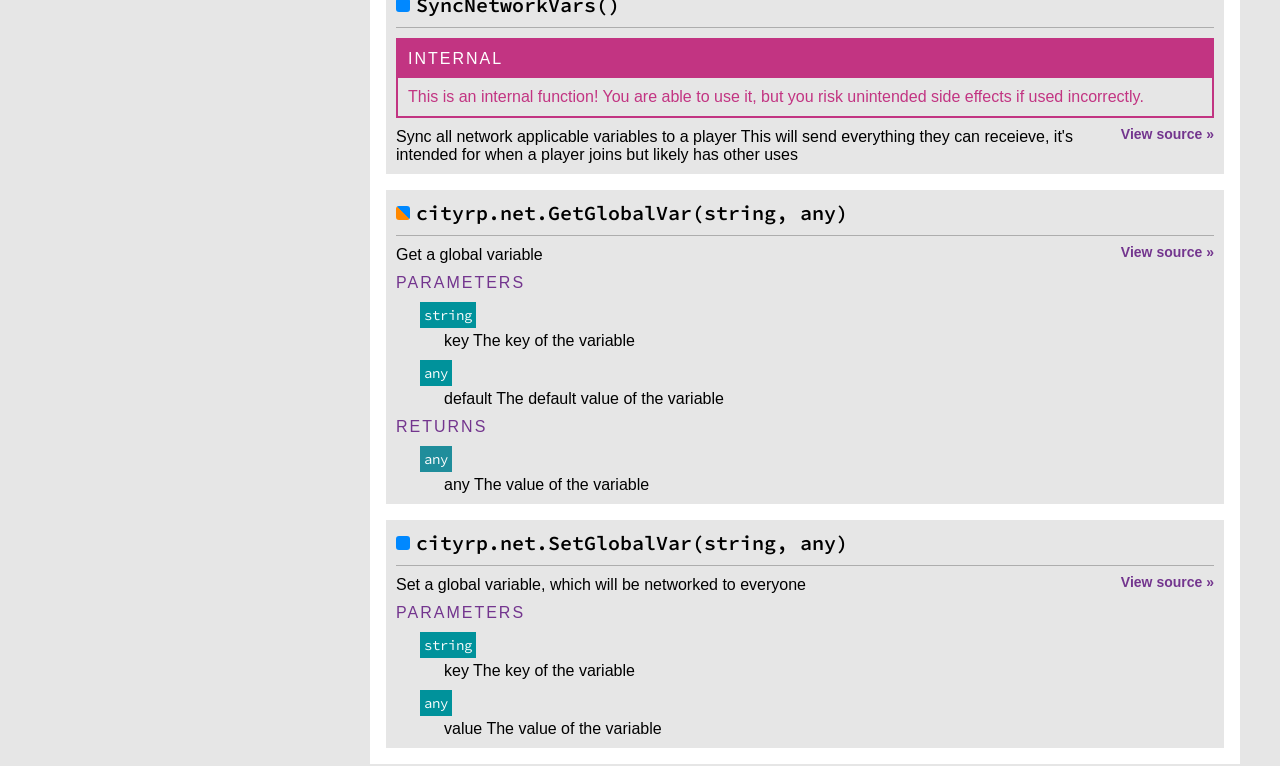
<file: docs/html/libraries/cityrp.net/index.html>
<html>
	<head>
		<title>cityrp.net - CityRP Documentation</title>

		<meta property="og:type" content="website" />
		<meta property="og:title" content="cityrp.net - CityRP Documentation" />
		<meta property="og:site_name" content="CityRP Documentation" />

			<meta property="og:description" content="An item is interactable an object held in an inventory." />

		<link rel="stylesheet" href="https://fonts.googleapis.com/css?family=Source+Code+Pro" />
		<link rel="stylesheet" href="../../ldoc.css" />
		<link rel="stylesheet" href="../../highlight.css" />
	</head>

	<body>
		<main>



<nav>
	<header>

			<h1><a href="../../">CityRP Documentation</a></h1>

		<input id="search" type="search" autocomplete="off" placeholder="Search..." />
	</header>

	<section>


				<details class="category" open>
					<summary>
						<h2>Libraries</h2>
					</summary>

					<ul>


							<li>

									<details >
									<summary><a href="../../libraries/gm/">GM</a></summary>

									<ul>




































































































































































































































































<li>Functions</li>








										<li>
											<span class="realm server"></span>
											<a href="../../libraries/gm/#ConnectToDatabase">
ConnectToDatabase
											</a>
										</li>

















										<li>
											<span class="realm server"></span>
											<a href="../../libraries/gm/#PlayerCanHearPlayersVoice">
PlayerCanHearPlayersVoice
											</a>
										</li>









										<li>
											<span class="realm server"></span>
											<a href="../../libraries/gm/#PlayerCanSayIC">
PlayerCanSayIC
											</a>
										</li>















































										<li>
											<span class="realm server"></span>
											<a href="../../libraries/gm/#PlayerLoadoutResetVars">
PlayerLoadoutResetVars
											</a>
										</li>



















										<li>
											<span class="realm server"></span>
											<a href="../../libraries/gm/#PostPlayerLoadout">
PostPlayerLoadout
											</a>
										</li>













<li>Hooks</li>


										<li>
											<span class="realm server"></span>
											<a href="../../libraries/gm/#CanPlayerInteract">
CanPlayerInteract
											</a>
										</li>



										<li>
											<span class="realm server"></span>
											<a href="../../libraries/gm/#CanPlayerTransferItem">
CanPlayerTransferItem
											</a>
										</li>







										<li>
											<span class="realm server"></span>
											<a href="../../libraries/gm/#InitPostEntity">
InitPostEntity
											</a>
										</li>



										<li>
											<span class="realm server"></span>
											<a href="../../libraries/gm/#InventoryLoaded">
InventoryLoaded
											</a>
										</li>



										<li>
											<span class="realm server"></span>
											<a href="../../libraries/gm/#ItemCreated">
ItemCreated
											</a>
										</li>



										<li>
											<span class="realm server"></span>
											<a href="../../libraries/gm/#ItemLoaded">
ItemLoaded
											</a>
										</li>



										<li>
											<span class="realm server"></span>
											<a href="../../libraries/gm/#LoadPlayerInventories">
LoadPlayerInventories
											</a>
										</li>



										<li>
											<span class="realm server"></span>
											<a href="../../libraries/gm/#PlayerArrest">
PlayerArrest
											</a>
										</li>



										<li>
											<span class="realm server"></span>
											<a href="../../libraries/gm/#PlayerCanDemote">
PlayerCanDemote
											</a>
										</li>





										<li>
											<span class="realm server"></span>
											<a href="../../libraries/gm/#PlayerCanJoinTeam">
PlayerCanJoinTeam
											</a>
										</li>



										<li>
											<span class="realm server"></span>
											<a href="../../libraries/gm/#PlayerCanOwnDoor">
PlayerCanOwnDoor
											</a>
										</li>



										<li>
											<span class="realm server"></span>
											<a href="../../libraries/gm/#PlayerCanPromote">
PlayerCanPromote
											</a>
										</li>





										<li>
											<span class="realm server"></span>
											<a href="../../libraries/gm/#PlayerCanSayLOOC">
PlayerCanSayLOOC
											</a>
										</li>



										<li>
											<span class="realm server"></span>
											<a href="../../libraries/gm/#PlayerCanSayOOC">
PlayerCanSayOOC
											</a>
										</li>



										<li>
											<span class="realm server"></span>
											<a href="../../libraries/gm/#PlayerCanUnwarrant">
PlayerCanUnwarrant
											</a>
										</li>



										<li>
											<span class="realm server"></span>
											<a href="../../libraries/gm/#PlayerCanUseCommand">
PlayerCanUseCommand
											</a>
										</li>



										<li>
											<span class="realm server"></span>
											<a href="../../libraries/gm/#PlayerCanViewDoor">
PlayerCanViewDoor
											</a>
										</li>



										<li>
											<span class="realm server"></span>
											<a href="../../libraries/gm/#PlayerDemote">
PlayerDemote
											</a>
										</li>



										<li>
											<span class="realm server"></span>
											<a href="../../libraries/gm/#PlayerHostage">
PlayerHostage
											</a>
										</li>



										<li>
											<span class="realm server"></span>
											<a href="../../libraries/gm/#PlayerInitialNetwork">
PlayerInitialNetwork
											</a>
										</li>



										<li>
											<span class="realm server"></span>
											<a href="../../libraries/gm/#PlayerInteracted">
PlayerInteracted
											</a>
										</li>



										<li>
											<span class="realm server"></span>
											<a href="../../libraries/gm/#PlayerItemAttemptDropped">
PlayerItemAttemptDropped
											</a>
										</li>



										<li>
											<span class="realm server"></span>
											<a href="../../libraries/gm/#PlayerItemAttemptGave">
PlayerItemAttemptGave
											</a>
										</li>



										<li>
											<span class="realm server"></span>
											<a href="../../libraries/gm/#PlayerItemAttemptUsed">
PlayerItemAttemptUsed
											</a>
										</li>



										<li>
											<span class="realm server"></span>
											<a href="../../libraries/gm/#PlayerItemDrop">
PlayerItemDrop
											</a>
										</li>



										<li>
											<span class="realm server"></span>
											<a href="../../libraries/gm/#PlayerItemDropped">
PlayerItemDropped
											</a>
										</li>



										<li>
											<span class="realm server"></span>
											<a href="../../libraries/gm/#PlayerItemGave">
PlayerItemGave
											</a>
										</li>



										<li>
											<span class="realm server"></span>
											<a href="../../libraries/gm/#PlayerItemGive">
PlayerItemGive
											</a>
										</li>



										<li>
											<span class="realm server"></span>
											<a href="../../libraries/gm/#PlayerItemRemove">
PlayerItemRemove
											</a>
										</li>



										<li>
											<span class="realm server"></span>
											<a href="../../libraries/gm/#PlayerItemRemoved">
PlayerItemRemoved
											</a>
										</li>



										<li>
											<span class="realm server"></span>
											<a href="../../libraries/gm/#PlayerItemUse">
PlayerItemUse
											</a>
										</li>



										<li>
											<span class="realm server"></span>
											<a href="../../libraries/gm/#PlayerItemUsed">
PlayerItemUsed
											</a>
										</li>



										<li>
											<span class="realm server"></span>
											<a href="../../libraries/gm/#PlayerKnockOut">
PlayerKnockOut
											</a>
										</li>



										<li>
											<span class="realm server"></span>
											<a href="../../libraries/gm/#PlayerKnockedOut">
PlayerKnockedOut
											</a>
										</li>





										<li>
											<span class="realm server"></span>
											<a href="../../libraries/gm/#PlayerSay">
PlayerSay
											</a>
										</li>



										<li>
											<span class="realm server"></span>
											<a href="../../libraries/gm/#PlayerSpray">
PlayerSpray
											</a>
										</li>



										<li>
											<span class="realm server"></span>
											<a href="../../libraries/gm/#PlayerSwitchFlashlight">
PlayerSwitchFlashlight
											</a>
										</li>



										<li>
											<span class="realm server"></span>
											<a href="../../libraries/gm/#PlayerUnarrest">
PlayerUnarrest
											</a>
										</li>



										<li>
											<span class="realm server"></span>
											<a href="../../libraries/gm/#PlayerUnwarrant">
PlayerUnwarrant
											</a>
										</li>



										<li>
											<span class="realm server"></span>
											<a href="../../libraries/gm/#PlayerUse">
PlayerUse
											</a>
										</li>



										<li>
											<span class="realm server"></span>
											<a href="../../libraries/gm/#PlayerWakeUp">
PlayerWakeUp
											</a>
										</li>



										<li>
											<span class="realm server"></span>
											<a href="../../libraries/gm/#PlayerWarrant">
PlayerWarrant
											</a>
										</li>





										<li>
											<span class="realm server"></span>
											<a href="../../libraries/gm/#ShouldCleanupItem">
ShouldCleanupItem
											</a>
										</li>











									</ul>
									</details>

							</li>


							<li>

									<details >
									<summary><a href="../../libraries/cityrp.commandnew/">cityrp.commandNew</a></summary>

									<ul>





















									</ul>
									</details>

							</li>


							<li>

									<details open>
									<summary><a href="../../libraries/cityrp.net/">cityrp.net</a></summary>

									<ul>

















































										<li>
											<span class="realm shared"></span>
											<a href="../../libraries/cityrp.net/#GetLocalNetVar">
GetLocalNetVar
											</a>
										</li>



										<li>
											<span class="realm shared"></span>
											<a href="../../libraries/cityrp.net/#GetNSVar">
GetNSVar
											</a>
										</li>



										<li>
											<span class="realm server"></span>
											<a href="../../libraries/cityrp.net/#SetLocalNetVar">
SetLocalNetVar
											</a>
										</li>



										<li>
											<span class="realm shared"></span>
											<a href="../../libraries/cityrp.net/#SetNSVar">
SetNSVar
											</a>
										</li>



										<li>
											<span class="realm server"></span>
											<a href="../../libraries/cityrp.net/#SyncNetworkVars">
SyncNetworkVars
											</a>
										</li>



										<li>
											<span class="realm shared"></span>
											<a href="../../libraries/cityrp.net/#cityrp.net.GetGlobalVar">
GetGlobalVar
											</a>
										</li>



										<li>
											<span class="realm server"></span>
											<a href="../../libraries/cityrp.net/#cityrp.net.SetGlobalVar">
SetGlobalVar
											</a>
										</li>









									</ul>
									</details>

							</li>


							<li>

									<details >
									<summary><a href="../../libraries/sh_item/">sh_item</a></summary>

									<ul>
















































































































































































































































































										<li>
											<span class="realm shared"></span>
											<a href="../../libraries/sh_item/#CanAction">
CanAction
											</a>
										</li>



										<li>
											<span class="realm shared"></span>
											<a href="../../libraries/sh_item/#CanPlace">
CanPlace
											</a>
										</li>



										<li>
											<span class="realm shared"></span>
											<a href="../../libraries/sh_item/#CanPlayerTransfer">
CanPlayerTransfer
											</a>
										</li>



										<li>
											<span class="realm shared"></span>
											<a href="../../libraries/sh_item/#ContainsText">
ContainsText
											</a>
										</li>



										<li>
											<span class="realm server"></span>
											<a href="../../libraries/sh_item/#Delete">
Delete
											</a>
										</li>



										<li>
											<span class="realm server"></span>
											<a href="../../libraries/sh_item/#DisablePlayerTransfer">
DisablePlayerTransfer
											</a>
										</li>



										<li>
											<span class="realm shared"></span>
											<a href="../../libraries/sh_item/#GetBase">
GetBase
											</a>
										</li>



										<li>
											<span class="realm shared"></span>
											<a href="../../libraries/sh_item/#GetBaseCost">
GetBaseCost
											</a>
										</li>



										<li>
											<span class="realm shared"></span>
											<a href="../../libraries/sh_item/#GetCategory">
GetCategory
											</a>
										</li>



										<li>
											<span class="realm shared"></span>
											<a href="../../libraries/sh_item/#GetCost">
GetCost
											</a>
										</li>



										<li>
											<span class="realm shared"></span>
											<a href="../../libraries/sh_item/#GetData">
GetData
											</a>
										</li>



										<li>
											<span class="realm shared"></span>
											<a href="../../libraries/sh_item/#GetDescription">
GetDescription
											</a>
										</li>



										<li>
											<span class="realm shared"></span>
											<a href="../../libraries/sh_item/#GetEntity">
GetEntity
											</a>
										</li>



										<li>
											<span class="realm shared"></span>
											<a href="../../libraries/sh_item/#GetFreeStackSpace">
GetFreeStackSpace
											</a>
										</li>



										<li>
											<span class="realm shared"></span>
											<a href="../../libraries/sh_item/#GetID">
GetID
											</a>
										</li>



										<li>
											<span class="realm shared"></span>
											<a href="../../libraries/sh_item/#GetInventory">
GetInventory
											</a>
										</li>



										<li>
											<span class="realm shared"></span>
											<a href="../../libraries/sh_item/#GetInventoryID">
GetInventoryID
											</a>
										</li>



										<li>
											<span class="realm shared"></span>
											<a href="../../libraries/sh_item/#GetMaxStack">
GetMaxStack
											</a>
										</li>



										<li>
											<span class="realm shared"></span>
											<a href="../../libraries/sh_item/#GetModel">
GetModel
											</a>
										</li>



										<li>
											<span class="realm shared"></span>
											<a href="../../libraries/sh_item/#GetName">
GetName
											</a>
										</li>



										<li>
											<span class="realm shared"></span>
											<a href="../../libraries/sh_item/#GetOwner">
GetOwner
											</a>
										</li>



										<li>
											<span class="realm shared"></span>
											<a href="../../libraries/sh_item/#GetSize">
GetSize
											</a>
										</li>



										<li>
											<span class="realm shared"></span>
											<a href="../../libraries/sh_item/#GetStack">
GetStack
											</a>
										</li>



										<li>
											<span class="realm shared"></span>
											<a href="../../libraries/sh_item/#GetUniqueID">
GetUniqueID
											</a>
										</li>



										<li>
											<span class="realm server"></span>
											<a href="../../libraries/sh_item/#HandleDecrease">
HandleDecrease
											</a>
										</li>



										<li>
											<span class="realm shared"></span>
											<a href="../../libraries/sh_item/#IsLocked">
IsLocked
											</a>
										</li>



										<li>
											<span class="realm shared"></span>
											<a href="../../libraries/sh_item/#IsPlaced">
IsPlaced
											</a>
										</li>





										<li>
											<span class="realm server"></span>
											<a href="../../libraries/sh_item/#MergeInto">
MergeInto
											</a>
										</li>



										<li>
											<span class="realm server"></span>
											<a href="../../libraries/sh_item/#PlayerAction">
PlayerAction
											</a>
										</li>



										<li>
											<span class="realm server"></span>
											<a href="../../libraries/sh_item/#PlayerDrop">
PlayerDrop
											</a>
										</li>



										<li>
											<span class="realm server"></span>
											<a href="../../libraries/sh_item/#PlayerGive">
PlayerGive
											</a>
										</li>



										<li>
											<span class="realm server"></span>
											<a href="../../libraries/sh_item/#PlayerMerge">
PlayerMerge
											</a>
										</li>



										<li>
											<span class="realm server"></span>
											<a href="../../libraries/sh_item/#PlayerPickup">
PlayerPickup
											</a>
										</li>



										<li>
											<span class="realm server"></span>
											<a href="../../libraries/sh_item/#PlayerPlace">
PlayerPlace
											</a>
										</li>



										<li>
											<span class="realm server"></span>
											<a href="../../libraries/sh_item/#PlayerRemove">
PlayerRemove
											</a>
										</li>



										<li>
											<span class="realm server"></span>
											<a href="../../libraries/sh_item/#PlayerSplit">
PlayerSplit
											</a>
										</li>



										<li>
											<span class="realm server"></span>
											<a href="../../libraries/sh_item/#PlayerUse">
PlayerUse
											</a>
										</li>



										<li>
											<span class="realm server"></span>
											<a href="../../libraries/sh_item/#Remove">
Remove
											</a>
										</li>



										<li>
											<span class="realm client"></span>
											<a href="../../libraries/sh_item/#RequestAction">
RequestAction
											</a>
										</li>



										<li>
											<span class="realm server"></span>
											<a href="../../libraries/sh_item/#SetCrashProtect">
SetCrashProtect
											</a>
										</li>



										<li>
											<span class="realm server"></span>
											<a href="../../libraries/sh_item/#SetData">
SetData
											</a>
										</li>



										<li>
											<span class="realm server"></span>
											<a href="../../libraries/sh_item/#SetEntity">
SetEntity
											</a>
										</li>



										<li>
											<span class="realm server"></span>
											<a href="../../libraries/sh_item/#SetEquipped">
SetEquipped
											</a>
										</li>



										<li>
											<span class="realm server"></span>
											<a href="../../libraries/sh_item/#SetStack">
SetStack
											</a>
										</li>



										<li>
											<span class="realm shared"></span>
											<a href="../../libraries/sh_item/#ShouldGlobalSync">
ShouldGlobalSync
											</a>
										</li>



										<li>
											<span class="realm server"></span>
											<a href="../../libraries/sh_item/#Split">
Split
											</a>
										</li>



										<li>
											<span class="realm server"></span>
											<a href="../../libraries/sh_item/#Stack">
Stack
											</a>
										</li>



										<li>
											<span class="realm shared"></span>
											<a href="../../libraries/sh_item/#Stackable">
Stackable
											</a>
										</li>



										<li>
											<span class="realm server"></span>
											<a href="../../libraries/sh_item/#Transfer">
Transfer
											</a>
										</li>



										<li>
											<span class="realm shared"></span>
											<a href="../../libraries/sh_item/#__eq">
__eq
											</a>
										</li>



										<li>
											<span class="realm shared"></span>
											<a href="../../libraries/sh_item/#__tostring">
__tostring
											</a>
										</li>









									</ul>
									</details>

							</li>

					</ul>
				</details>



				<details class="category" open>
					<summary>
						<h2>Classes</h2>
					</summary>

					<ul>


							<li>

									<details >
									<summary><a href="../../classes/entity/">Entity</a></summary>

									<ul>





























										<li>
											<span class="realm shared"></span>
											<a href="../../classes/entity/#GetNetVar">
GetNetVar
											</a>
										</li>



										<li>
											<span class="realm shared"></span>
											<a href="../../classes/entity/#GetNetVar">
GetNetVar
											</a>
										</li>



										<li>
											<span class="realm shared"></span>
											<a href="../../classes/entity/#SetNetVar">
SetNetVar
											</a>
										</li>









									</ul>
									</details>

							</li>


							<li>

									<details >
									<summary><a href="../../classes/player/">Player</a></summary>

									<ul>
























										<li>
											<span class="realm shared"></span>
											<a href="../../classes/player/#GetNSVar">
GetNSVar
											</a>
										</li>



										<li>
											<span class="realm shared"></span>
											<a href="../../classes/player/#SetNSVar">
SetNSVar
											</a>
										</li>









									</ul>
									</details>

							</li>

					</ul>
				</details>


	</section>
</nav>


			<article>
					<div class="wrapper">

<header class="module">
	<h1>cityrp.net</h1>
	<h2>An item is interactable an object held in an inventory.</h2>
</header>

<p> This system tries to be as compatable as possible with the two existing methods of registering items. This class acts as a bridge between the two different item systems and the inventory system.</p>

<p>You should not create items using anything in this object, please see itemCore for how to register an item. You also shouldn't directly call anything in here to create a new item object. This object is only used for interacting with items in an inventory, not creating them. All registered items are automatically created into an item object.</p>


	<h1 class="title">Functions</h1>


		<section class="method">
			<header>
				<a class="anchor" id="GetLocalNetVar">
					<h1><span class="realm shared"></span></span>GetLocalNetVar(string, any)</h1>
				</a>






					<a class="reference" href="https://github.com/FearlessGaming/CityRP/blob/masterc:\users\pollux\documents\github\cityrp-docstest\ldoc\cityrp_tests\sh_net.lua#L114">View source &raquo;</a>



					<p>Get a local player variable, which is only networked to the player it is initially set on.</p>

			</header>






					<h3>Parameters</h3>





					<ul>





							<li>
								<span class="tag parameter">string</span>





								<p> key The key of the variable</p>
							</li>

					</ul>



					<ul>





							<li>
								<span class="tag parameter">any</span>





								<p> default The default value of the variable</p>
							</li>

					</ul>







				<h3>Returns</h3>
				<ul>





							<li>

									<span class="tag type">any</span>


								<p>any The value of the variable</p>
							</li>




				</ul>





		</section>

		<section class="method">
			<header>
				<a class="anchor" id="GetNSVar">
					<h1><span class="realm shared"></span></span>GetNSVar(key, default)</h1>
				</a>




					<div class="notice error">
						<div class="title">Deprecated</div>
						<p>This function is deprecated and may be removed in a future version.</p>

					</div>



					<a class="reference" href="https://github.com/FearlessGaming/CityRP/blob/masterc:\users\pollux\documents\github\cityrp-docstest\ldoc\cityrp_tests\sh_net.lua#L83">View source &raquo;</a>



					<p>Get a network variable on a player</p>

			</header>






					<h3>Parameters</h3>





					<ul>





							<li>
								<span class="tag parameter">key</span>





								<p>

</p>
							</li>

					</ul>



					<ul>





							<li>
								<span class="tag parameter">default</span>





								<p>

</p>
							</li>

					</ul>









				<h3>See Also</h3>
				<ul>

						<li><a href="../../classes/entity/#GetNetVar">Entity:GetNetVar</a></li>

				</ul>

		</section>

		<section class="method">
			<header>
				<a class="anchor" id="SetLocalNetVar">
					<h1><span class="realm server"></span></span>SetLocalNetVar(string, any)</h1>
				</a>






					<a class="reference" href="https://github.com/FearlessGaming/CityRP/blob/masterc:\users\pollux\documents\github\cityrp-docstest\ldoc\cityrp_tests\sh_net.lua#L92">View source &raquo;</a>



					<p>Set a local variable, which will only be networked to the player this is set on</p>

			</header>






					<h3>Parameters</h3>





					<ul>





							<li>
								<span class="tag parameter">string</span>





								<p> key The key of the variable</p>
							</li>

					</ul>



					<ul>





							<li>
								<span class="tag parameter">any</span>





								<p> value The value of the variable</p>
							</li>

					</ul>









		</section>

		<section class="method">
			<header>
				<a class="anchor" id="SetNSVar">
					<h1><span class="realm shared"></span></span>SetNSVar(key, val)</h1>
				</a>




					<div class="notice error">
						<div class="title">Deprecated</div>
						<p>This function is deprecated and may be removed in a future version.</p>

					</div>



					<a class="reference" href="https://github.com/FearlessGaming/CityRP/blob/masterc:\users\pollux\documents\github\cityrp-docstest\ldoc\cityrp_tests\sh_net.lua#L75">View source &raquo;</a>



					<p>Set a network variable on a player</p>

			</header>






					<h3>Parameters</h3>





					<ul>





							<li>
								<span class="tag parameter">key</span>





								<p>

</p>
							</li>

					</ul>



					<ul>





							<li>
								<span class="tag parameter">val</span>





								<p>

</p>
							</li>

					</ul>









				<h3>See Also</h3>
				<ul>

						<li><a href="../../classes/entity/#SetNetVar">Entity:SetNetVar</a></li>

				</ul>

		</section>

		<section class="method">
			<header>
				<a class="anchor" id="SyncNetworkVars">
					<h1><span class="realm server"></span></span>SyncNetworkVars()</h1>
				</a>


					<div class="notice error">
						<div class="title">Internal</div>
						<p>This is an internal function! You are able to use it, but you risk unintended side effects if used incorrectly.</p>

					</div>





					<a class="reference" href="https://github.com/FearlessGaming/CityRP/blob/masterc:\users\pollux\documents\github\cityrp-docstest\ldoc\cityrp_tests\sh_net.lua#L128">View source &raquo;</a>



					<p>Sync all network applicable variables to a player
 This will send everything they can receieve, it's intended for when a player joins but likely has other uses</p>

			</header>










		</section>

		<section class="method">
			<header>
				<a class="anchor" id="cityrp.net.GetGlobalVar">
					<h1><span class="realm shared"></span></span>cityrp.net.GetGlobalVar(string, any)</h1>
				</a>






					<a class="reference" href="https://github.com/FearlessGaming/CityRP/blob/masterc:\users\pollux\documents\github\cityrp-docstest\ldoc\cityrp_tests\sh_net.lua#L67">View source &raquo;</a>



					<p>Get a global variable</p>

			</header>






					<h3>Parameters</h3>





					<ul>





							<li>
								<span class="tag parameter">string</span>





								<p> key The key of the variable</p>
							</li>

					</ul>



					<ul>





							<li>
								<span class="tag parameter">any</span>





								<p> default The default value of the variable</p>
							</li>

					</ul>







				<h3>Returns</h3>
				<ul>





							<li>

									<span class="tag type">any</span>


								<p>any The value of the variable</p>
							</li>




				</ul>





		</section>

		<section class="method">
			<header>
				<a class="anchor" id="cityrp.net.SetGlobalVar">
					<h1><span class="realm server"></span></span>cityrp.net.SetGlobalVar(string, any)</h1>
				</a>






					<a class="reference" href="https://github.com/FearlessGaming/CityRP/blob/masterc:\users\pollux\documents\github\cityrp-docstest\ldoc\cityrp_tests\sh_net.lua#L48">View source &raquo;</a>



					<p>Set a global variable, which will be networked to everyone</p>

			</header>






					<h3>Parameters</h3>





					<ul>





							<li>
								<span class="tag parameter">string</span>





								<p> key The key of the variable</p>
							</li>

					</ul>



					<ul>





							<li>
								<span class="tag parameter">any</span>





								<p> value The value of the variable</p>
							</li>

					</ul>









		</section>



					</div>
			</article>
		</main>

		<script type="text/javascript" src="../../app.js"></script>
		<script type="text/javascript" src="../../highlight.min.js"></script>
		<script type="text/javascript">
			var elements = document.querySelectorAll("pre code")

			hljs.configure({
				languages: ["lua"]
			});

			for (var i = 0; i < elements.length; i++)
			{
				hljs.highlightBlock(elements[i]);
			}
		</script>
	</body>
</html>
</file>
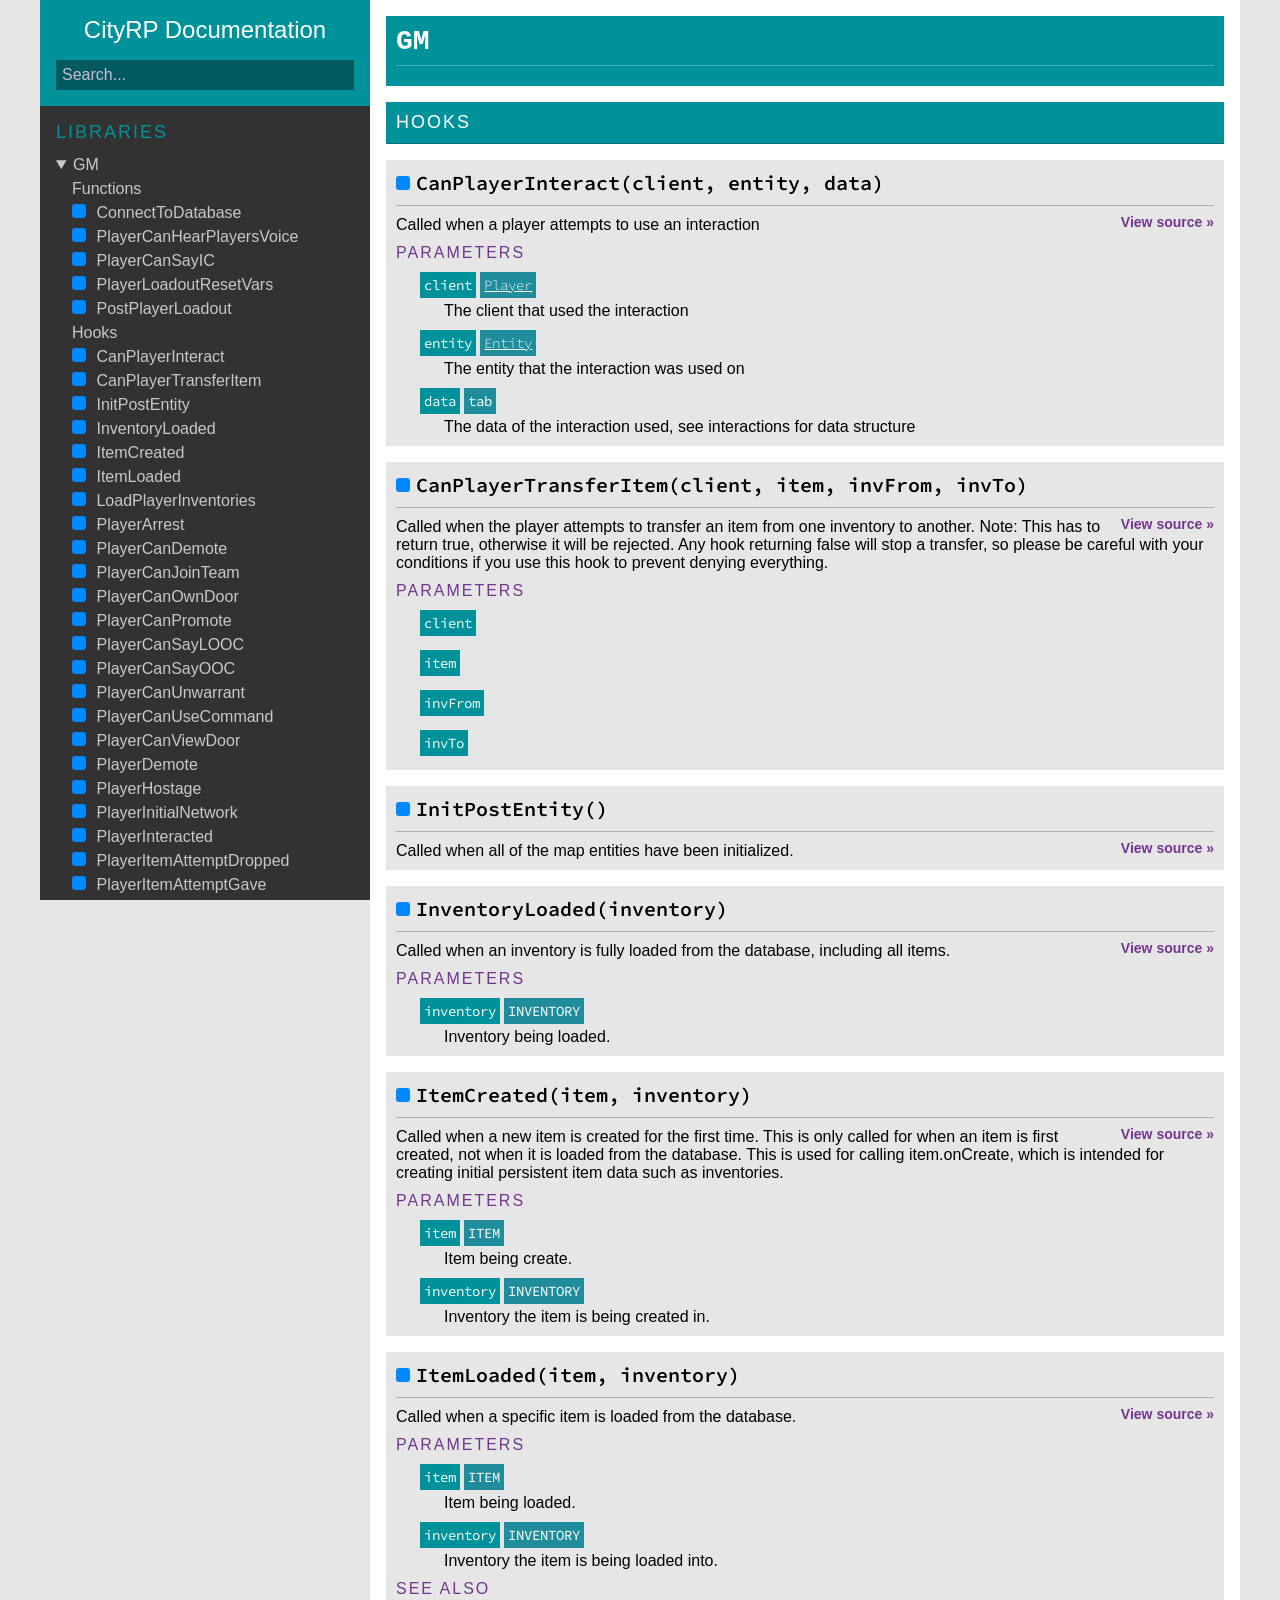
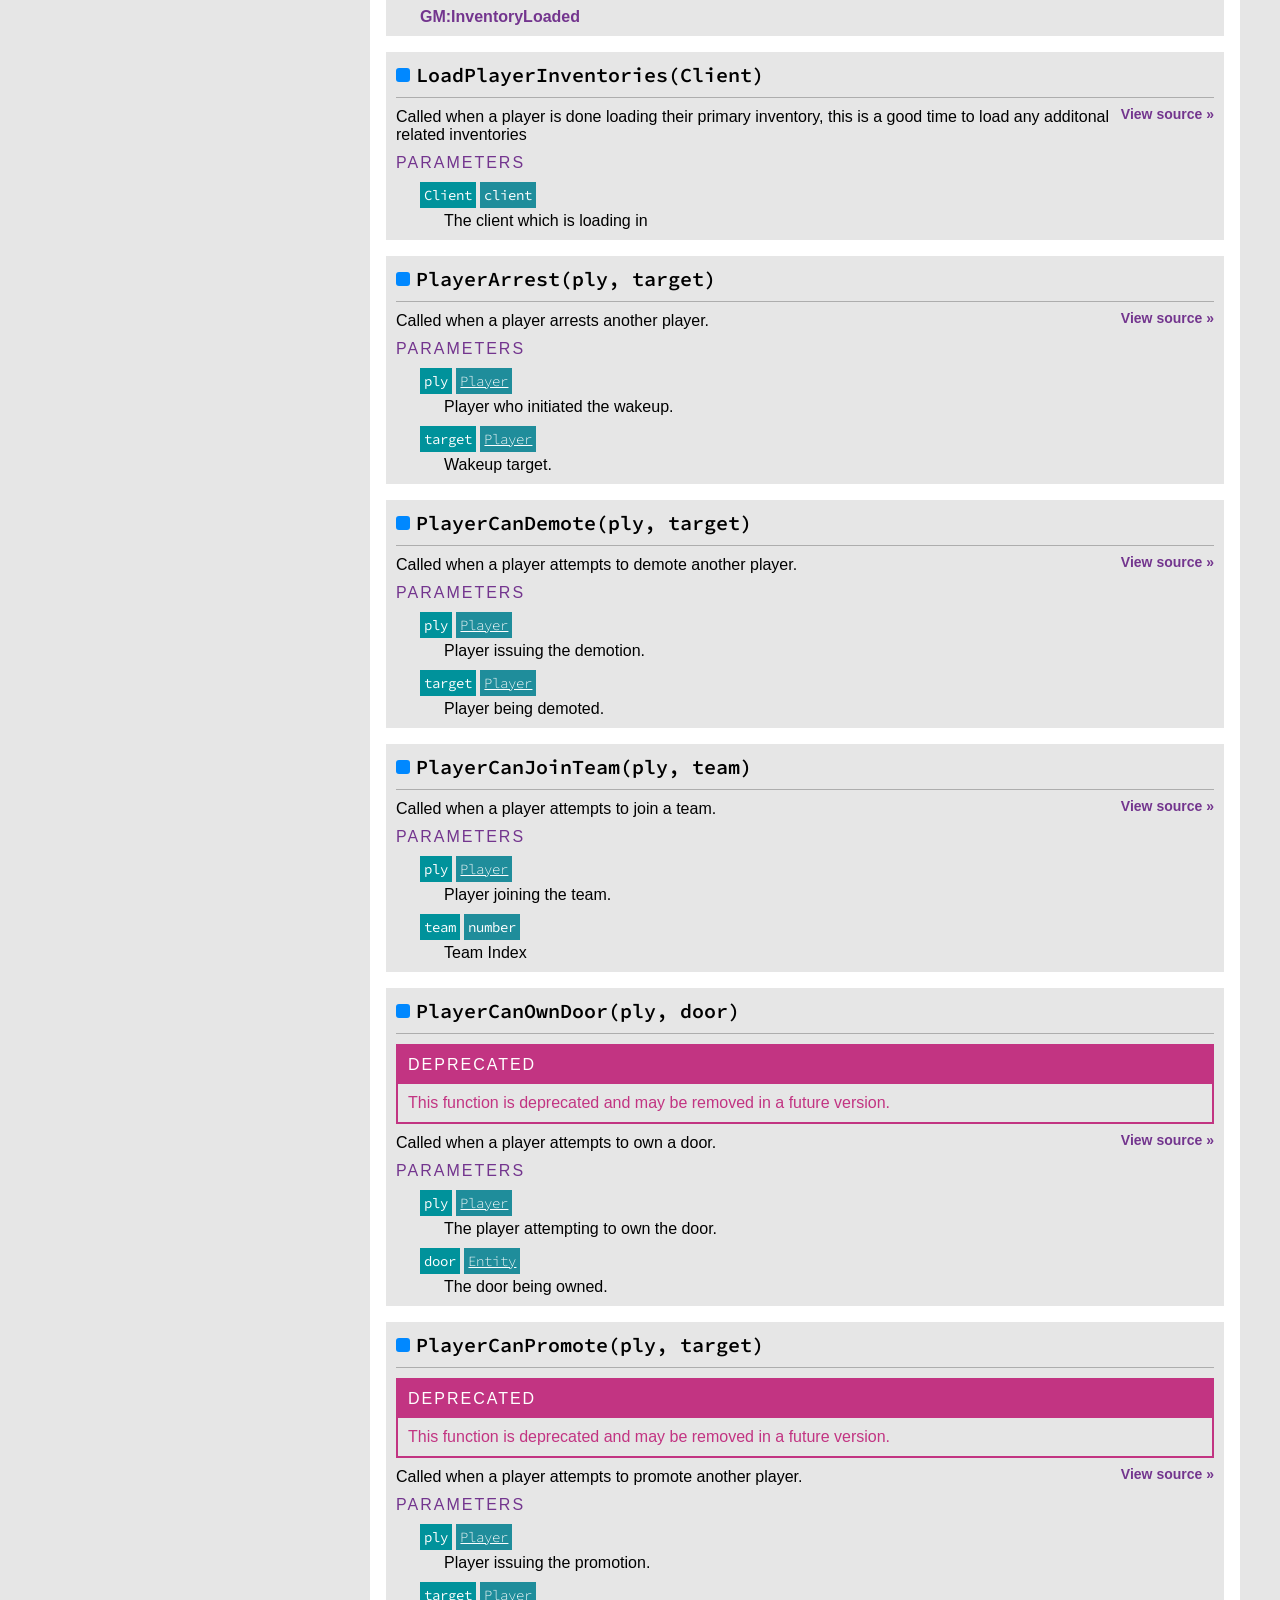
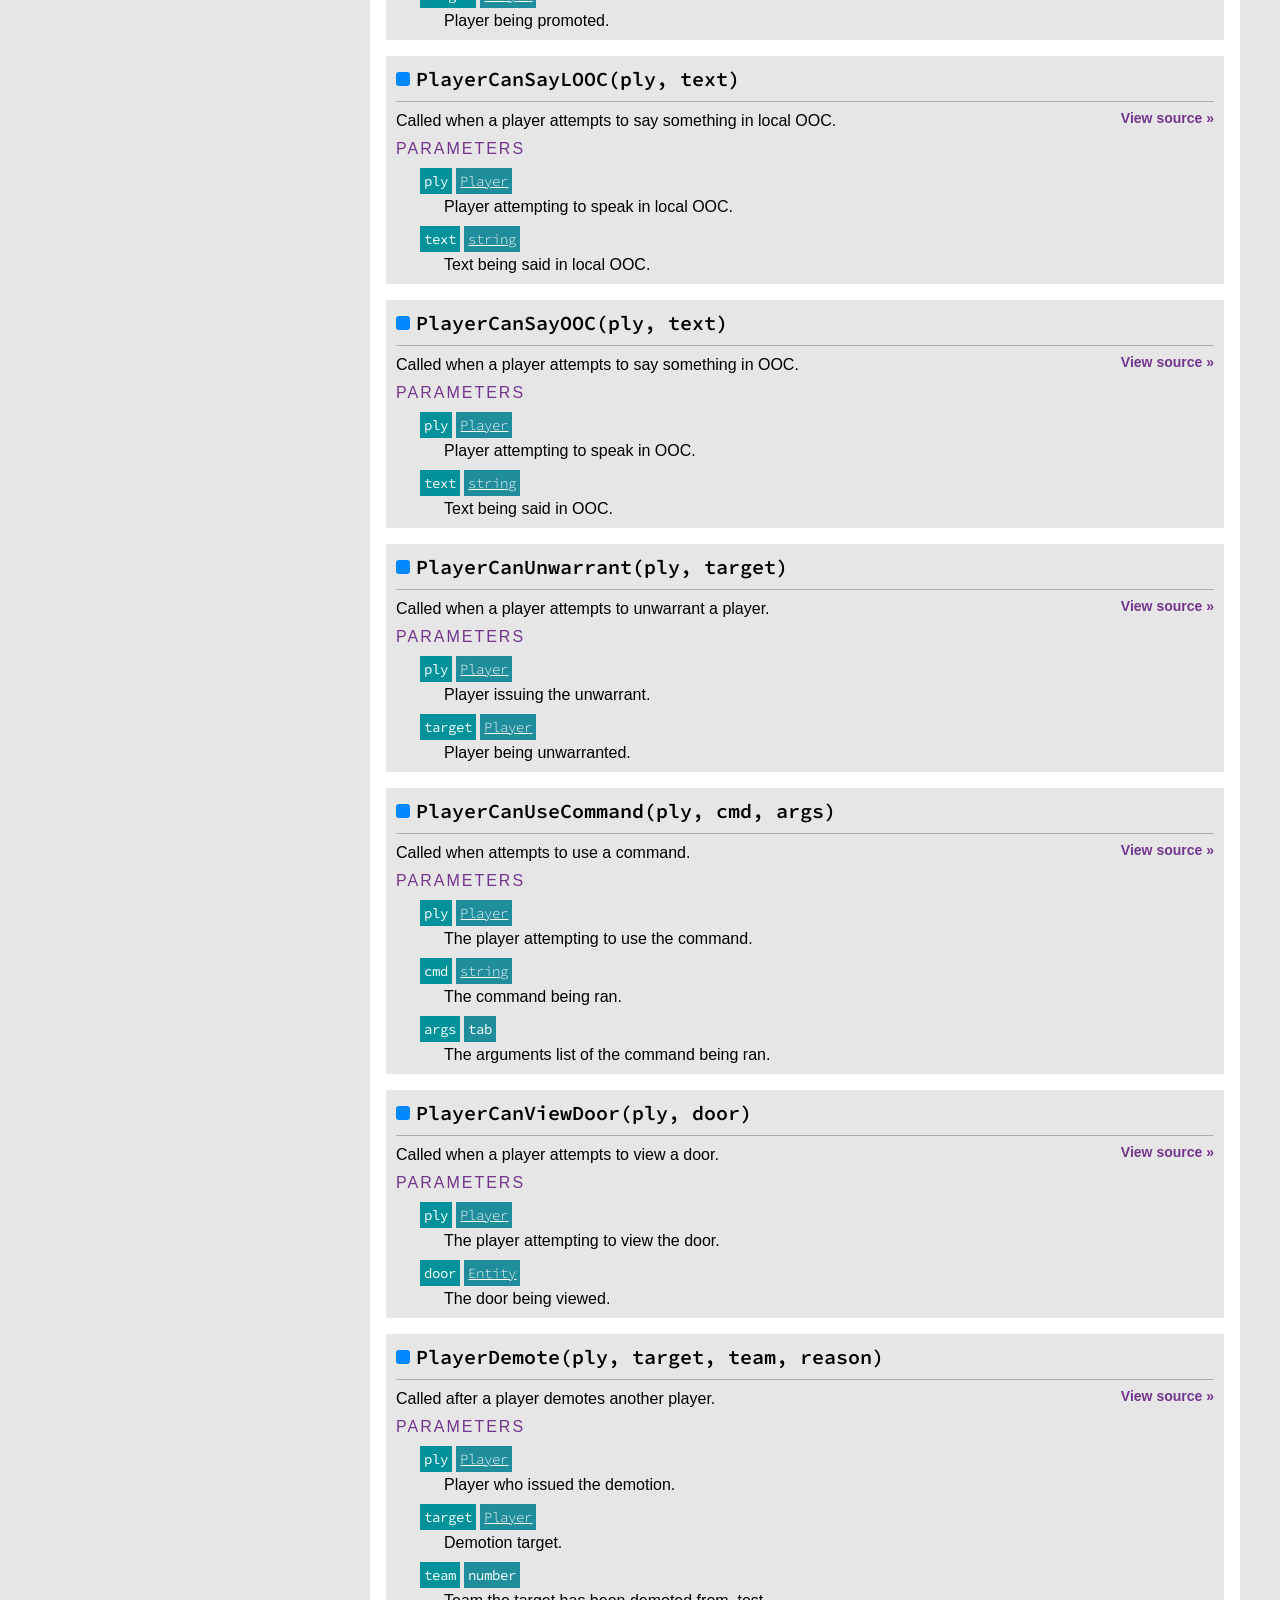
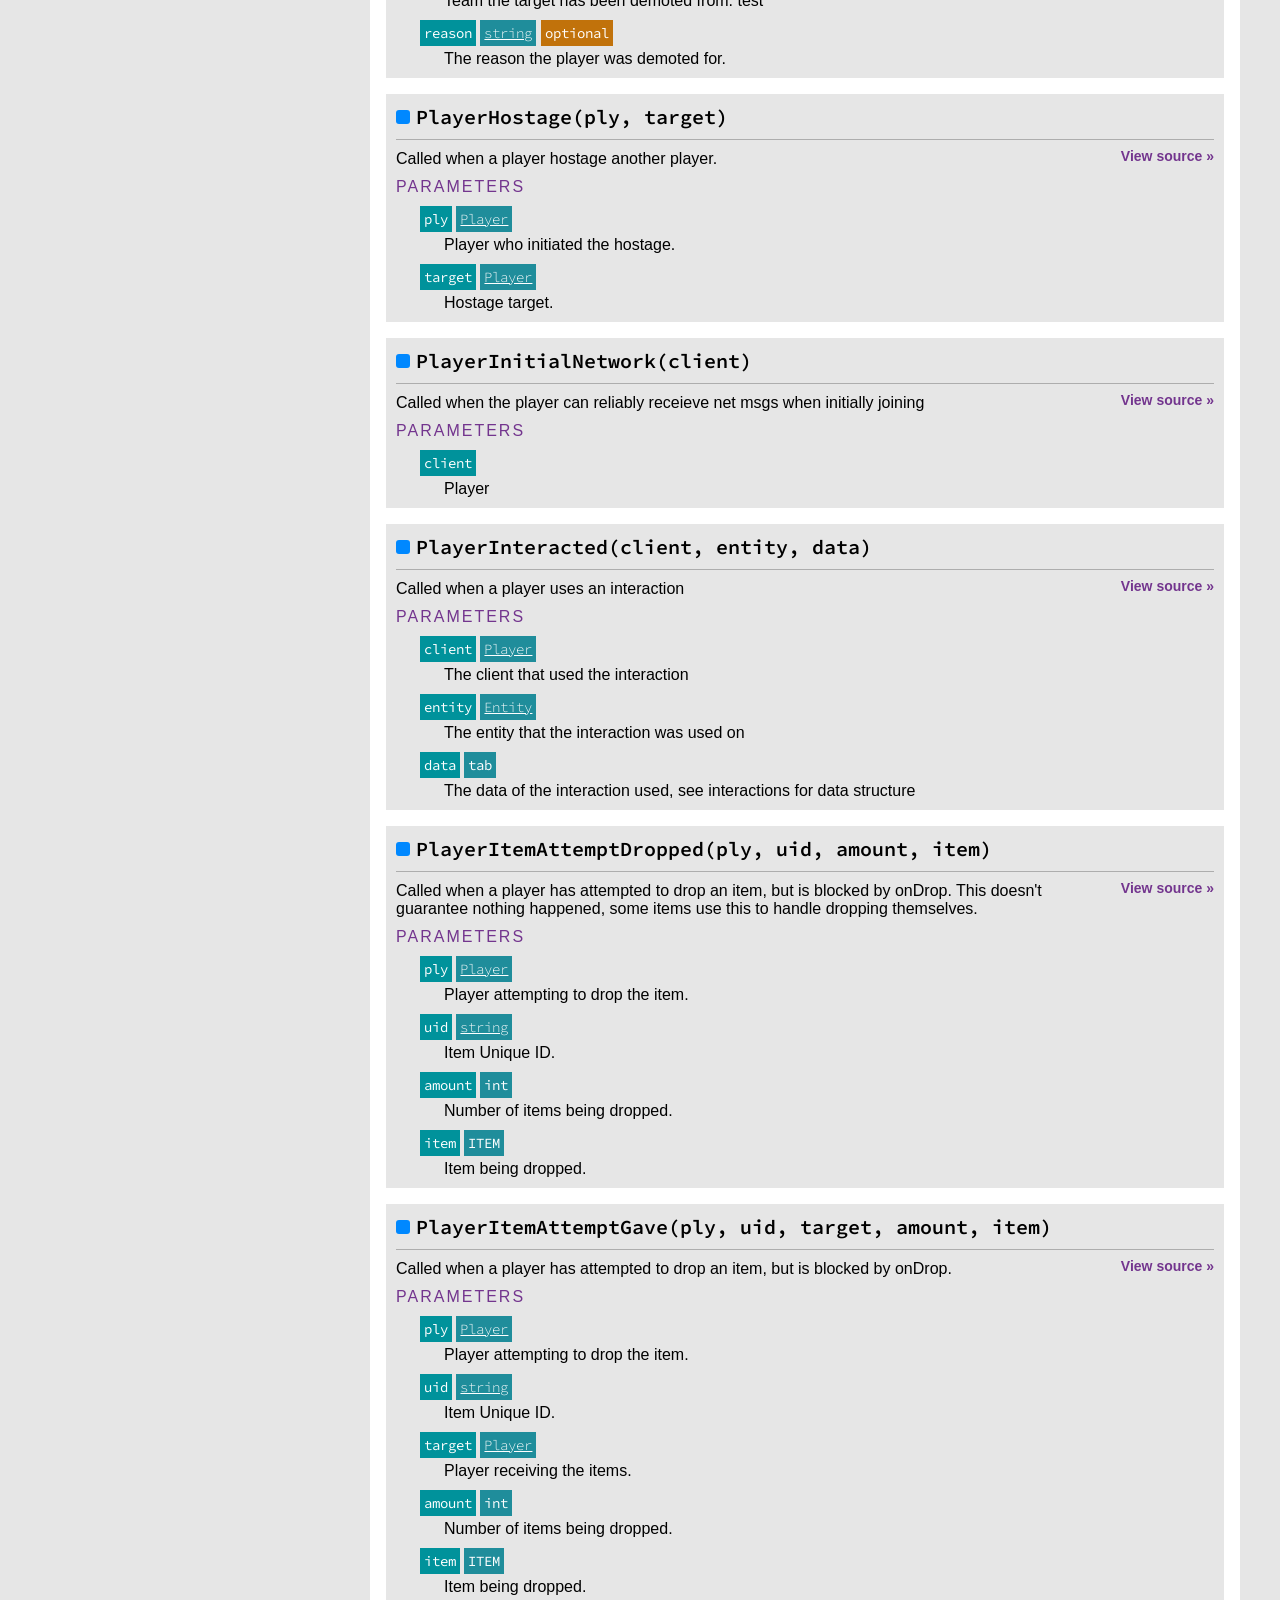
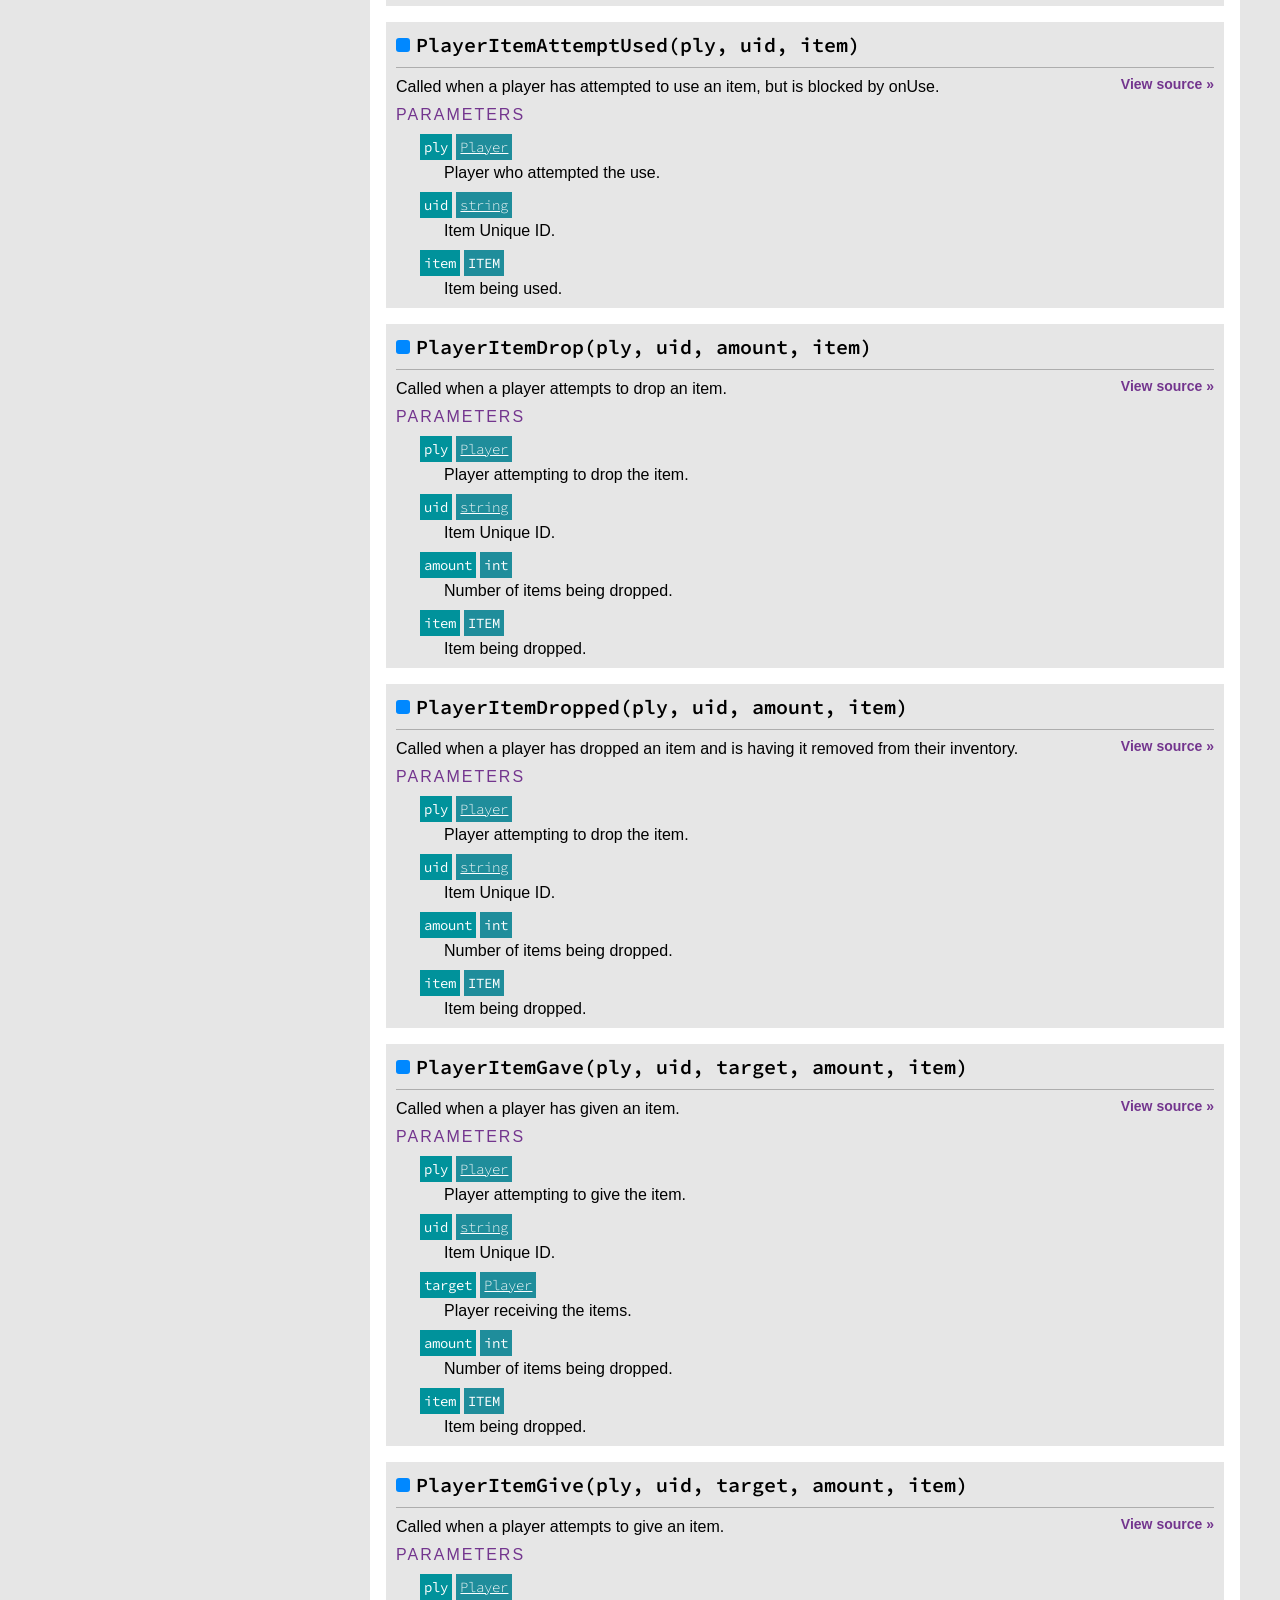
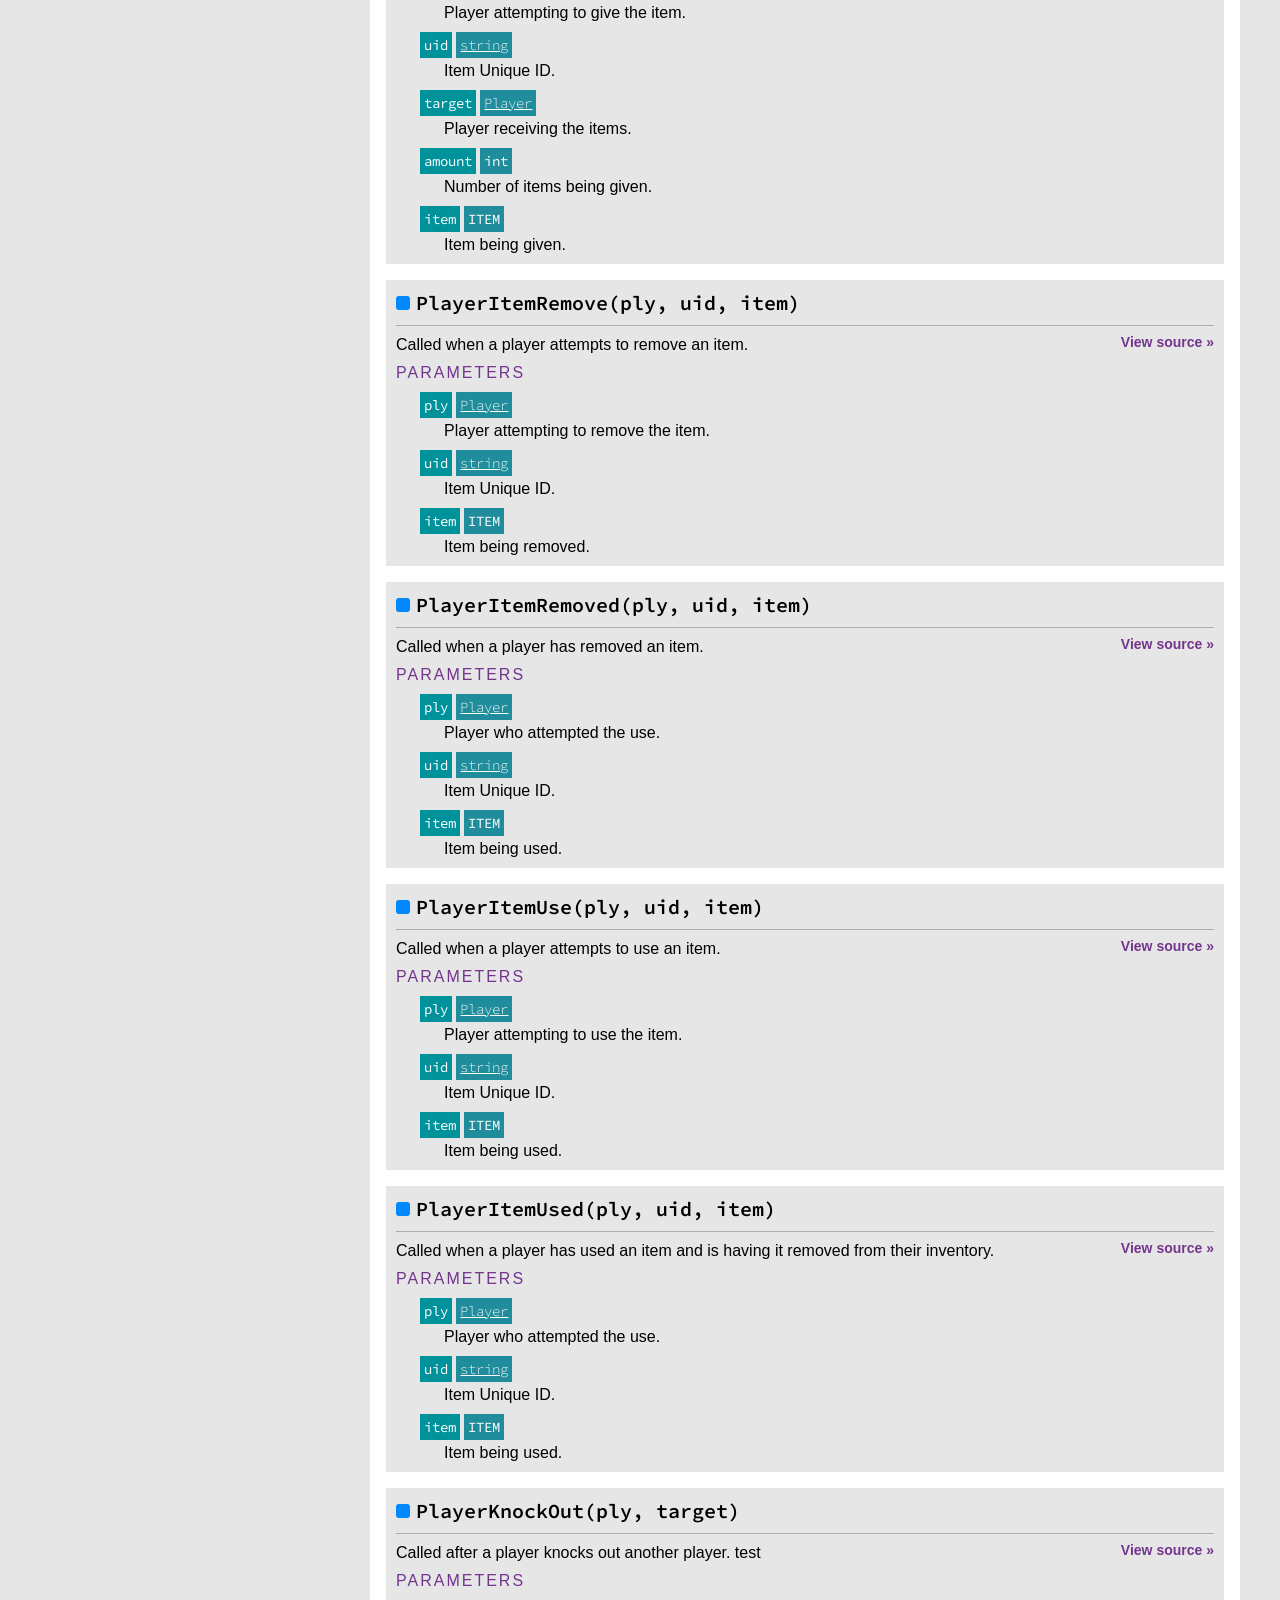
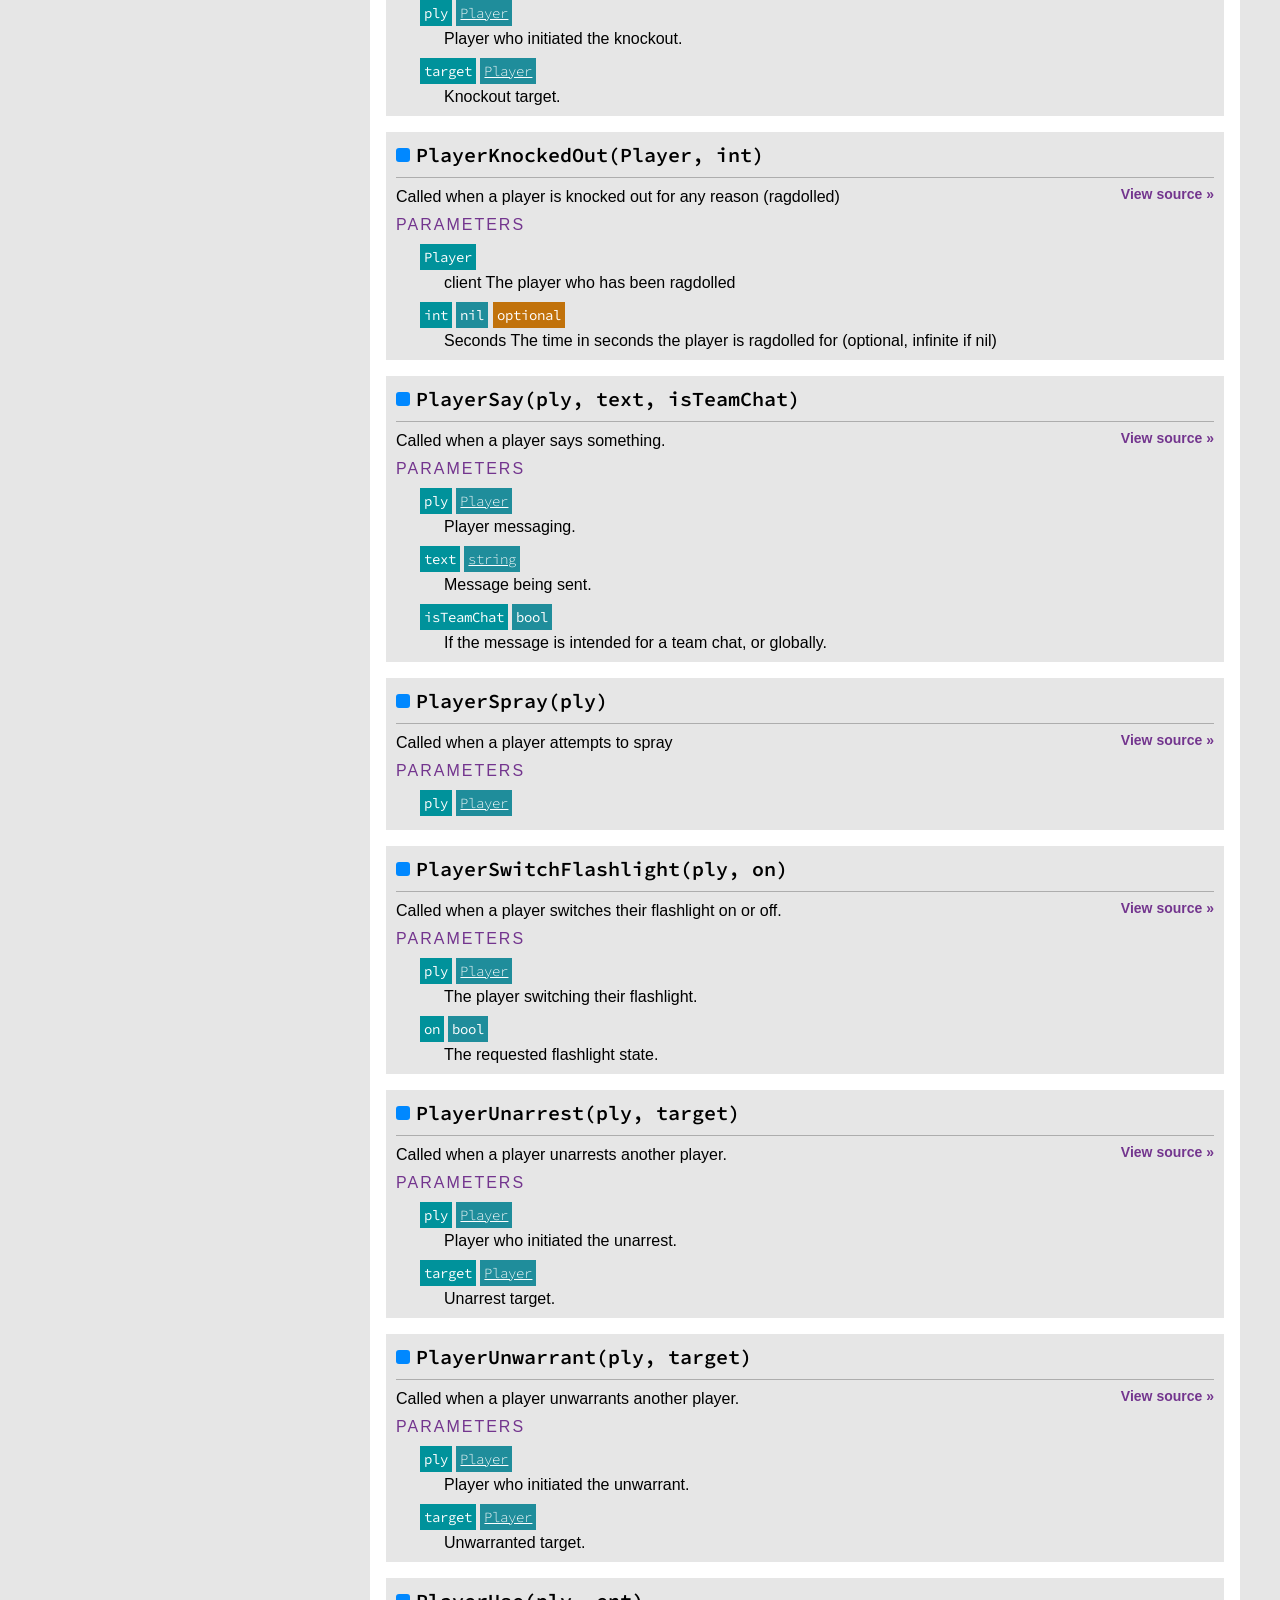
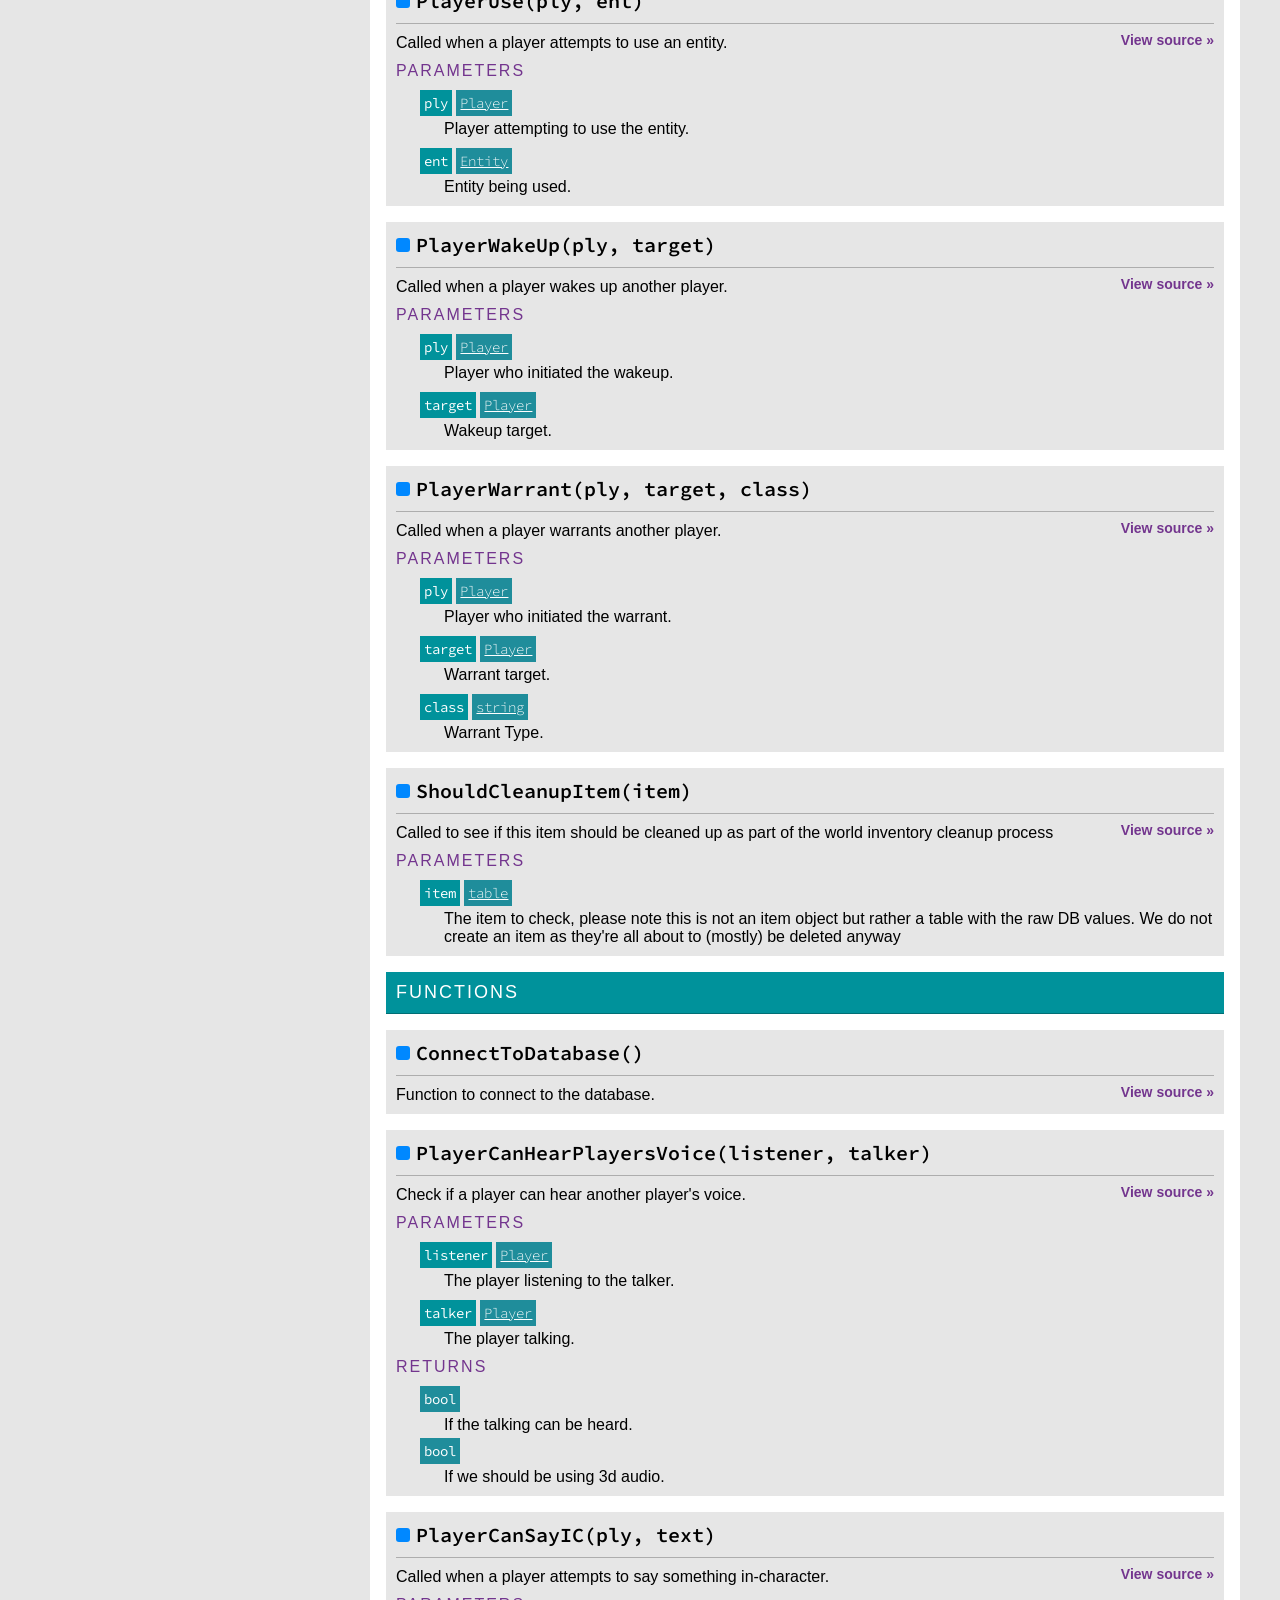
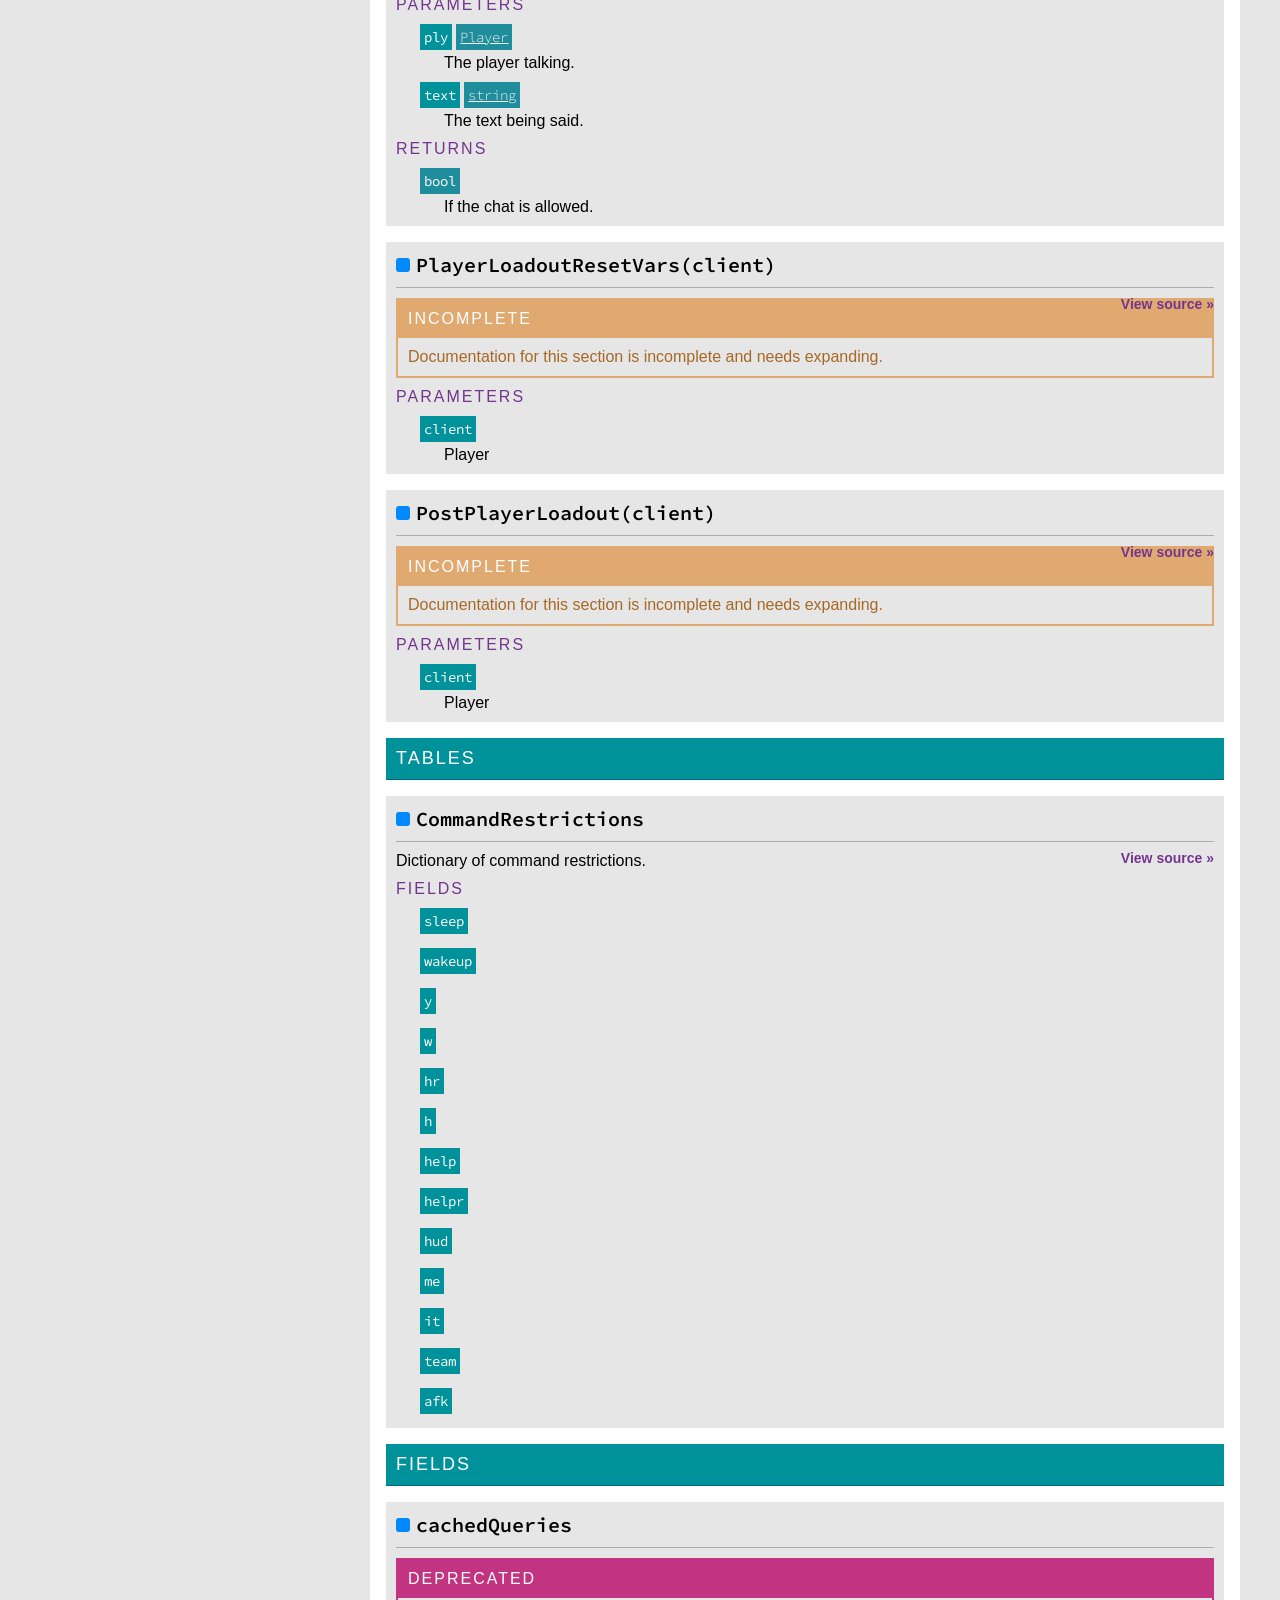
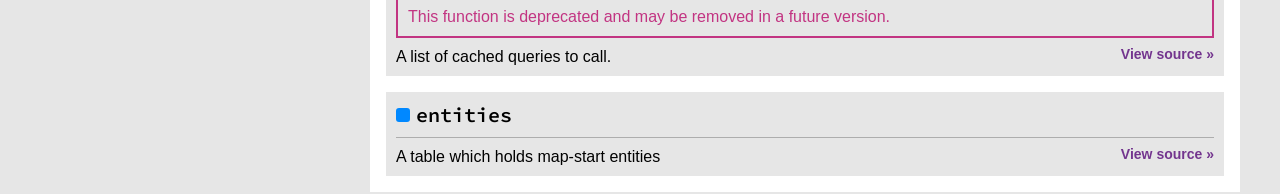
<file: docs/html/libraries/gm/index.html>
<html>
	<head>
		<title>GM - CityRP Documentation</title>

		<meta property="og:type" content="website" />
		<meta property="og:title" content="GM - CityRP Documentation" />
		<meta property="og:site_name" content="CityRP Documentation" />

			<meta property="og:description" content="" />

		<link rel="stylesheet" href="https://fonts.googleapis.com/css?family=Source+Code+Pro" />
		<link rel="stylesheet" href="../../ldoc.css" />
		<link rel="stylesheet" href="../../highlight.css" />
	</head>

	<body>
		<main>



<nav>
	<header>

			<h1><a href="../../">CityRP Documentation</a></h1>

		<input id="search" type="search" autocomplete="off" placeholder="Search..." />
	</header>

	<section>


				<details class="category" open>
					<summary>
						<h2>Libraries</h2>
					</summary>

					<ul>


							<li>

									<details open>
									<summary><a href="../../libraries/gm/">GM</a></summary>

									<ul>




































































































































































































































































<li>Functions</li>








										<li>
											<span class="realm server"></span>
											<a href="../../libraries/gm/#ConnectToDatabase">
ConnectToDatabase
											</a>
										</li>

















										<li>
											<span class="realm server"></span>
											<a href="../../libraries/gm/#PlayerCanHearPlayersVoice">
PlayerCanHearPlayersVoice
											</a>
										</li>









										<li>
											<span class="realm server"></span>
											<a href="../../libraries/gm/#PlayerCanSayIC">
PlayerCanSayIC
											</a>
										</li>















































										<li>
											<span class="realm server"></span>
											<a href="../../libraries/gm/#PlayerLoadoutResetVars">
PlayerLoadoutResetVars
											</a>
										</li>



















										<li>
											<span class="realm server"></span>
											<a href="../../libraries/gm/#PostPlayerLoadout">
PostPlayerLoadout
											</a>
										</li>













<li>Hooks</li>


										<li>
											<span class="realm server"></span>
											<a href="../../libraries/gm/#CanPlayerInteract">
CanPlayerInteract
											</a>
										</li>



										<li>
											<span class="realm server"></span>
											<a href="../../libraries/gm/#CanPlayerTransferItem">
CanPlayerTransferItem
											</a>
										</li>







										<li>
											<span class="realm server"></span>
											<a href="../../libraries/gm/#InitPostEntity">
InitPostEntity
											</a>
										</li>



										<li>
											<span class="realm server"></span>
											<a href="../../libraries/gm/#InventoryLoaded">
InventoryLoaded
											</a>
										</li>



										<li>
											<span class="realm server"></span>
											<a href="../../libraries/gm/#ItemCreated">
ItemCreated
											</a>
										</li>



										<li>
											<span class="realm server"></span>
											<a href="../../libraries/gm/#ItemLoaded">
ItemLoaded
											</a>
										</li>



										<li>
											<span class="realm server"></span>
											<a href="../../libraries/gm/#LoadPlayerInventories">
LoadPlayerInventories
											</a>
										</li>



										<li>
											<span class="realm server"></span>
											<a href="../../libraries/gm/#PlayerArrest">
PlayerArrest
											</a>
										</li>



										<li>
											<span class="realm server"></span>
											<a href="../../libraries/gm/#PlayerCanDemote">
PlayerCanDemote
											</a>
										</li>





										<li>
											<span class="realm server"></span>
											<a href="../../libraries/gm/#PlayerCanJoinTeam">
PlayerCanJoinTeam
											</a>
										</li>



										<li>
											<span class="realm server"></span>
											<a href="../../libraries/gm/#PlayerCanOwnDoor">
PlayerCanOwnDoor
											</a>
										</li>



										<li>
											<span class="realm server"></span>
											<a href="../../libraries/gm/#PlayerCanPromote">
PlayerCanPromote
											</a>
										</li>





										<li>
											<span class="realm server"></span>
											<a href="../../libraries/gm/#PlayerCanSayLOOC">
PlayerCanSayLOOC
											</a>
										</li>



										<li>
											<span class="realm server"></span>
											<a href="../../libraries/gm/#PlayerCanSayOOC">
PlayerCanSayOOC
											</a>
										</li>



										<li>
											<span class="realm server"></span>
											<a href="../../libraries/gm/#PlayerCanUnwarrant">
PlayerCanUnwarrant
											</a>
										</li>



										<li>
											<span class="realm server"></span>
											<a href="../../libraries/gm/#PlayerCanUseCommand">
PlayerCanUseCommand
											</a>
										</li>



										<li>
											<span class="realm server"></span>
											<a href="../../libraries/gm/#PlayerCanViewDoor">
PlayerCanViewDoor
											</a>
										</li>



										<li>
											<span class="realm server"></span>
											<a href="../../libraries/gm/#PlayerDemote">
PlayerDemote
											</a>
										</li>



										<li>
											<span class="realm server"></span>
											<a href="../../libraries/gm/#PlayerHostage">
PlayerHostage
											</a>
										</li>



										<li>
											<span class="realm server"></span>
											<a href="../../libraries/gm/#PlayerInitialNetwork">
PlayerInitialNetwork
											</a>
										</li>



										<li>
											<span class="realm server"></span>
											<a href="../../libraries/gm/#PlayerInteracted">
PlayerInteracted
											</a>
										</li>



										<li>
											<span class="realm server"></span>
											<a href="../../libraries/gm/#PlayerItemAttemptDropped">
PlayerItemAttemptDropped
											</a>
										</li>



										<li>
											<span class="realm server"></span>
											<a href="../../libraries/gm/#PlayerItemAttemptGave">
PlayerItemAttemptGave
											</a>
										</li>



										<li>
											<span class="realm server"></span>
											<a href="../../libraries/gm/#PlayerItemAttemptUsed">
PlayerItemAttemptUsed
											</a>
										</li>



										<li>
											<span class="realm server"></span>
											<a href="../../libraries/gm/#PlayerItemDrop">
PlayerItemDrop
											</a>
										</li>



										<li>
											<span class="realm server"></span>
											<a href="../../libraries/gm/#PlayerItemDropped">
PlayerItemDropped
											</a>
										</li>



										<li>
											<span class="realm server"></span>
											<a href="../../libraries/gm/#PlayerItemGave">
PlayerItemGave
											</a>
										</li>



										<li>
											<span class="realm server"></span>
											<a href="../../libraries/gm/#PlayerItemGive">
PlayerItemGive
											</a>
										</li>



										<li>
											<span class="realm server"></span>
											<a href="../../libraries/gm/#PlayerItemRemove">
PlayerItemRemove
											</a>
										</li>



										<li>
											<span class="realm server"></span>
											<a href="../../libraries/gm/#PlayerItemRemoved">
PlayerItemRemoved
											</a>
										</li>



										<li>
											<span class="realm server"></span>
											<a href="../../libraries/gm/#PlayerItemUse">
PlayerItemUse
											</a>
										</li>



										<li>
											<span class="realm server"></span>
											<a href="../../libraries/gm/#PlayerItemUsed">
PlayerItemUsed
											</a>
										</li>



										<li>
											<span class="realm server"></span>
											<a href="../../libraries/gm/#PlayerKnockOut">
PlayerKnockOut
											</a>
										</li>



										<li>
											<span class="realm server"></span>
											<a href="../../libraries/gm/#PlayerKnockedOut">
PlayerKnockedOut
											</a>
										</li>





										<li>
											<span class="realm server"></span>
											<a href="../../libraries/gm/#PlayerSay">
PlayerSay
											</a>
										</li>



										<li>
											<span class="realm server"></span>
											<a href="../../libraries/gm/#PlayerSpray">
PlayerSpray
											</a>
										</li>



										<li>
											<span class="realm server"></span>
											<a href="../../libraries/gm/#PlayerSwitchFlashlight">
PlayerSwitchFlashlight
											</a>
										</li>



										<li>
											<span class="realm server"></span>
											<a href="../../libraries/gm/#PlayerUnarrest">
PlayerUnarrest
											</a>
										</li>



										<li>
											<span class="realm server"></span>
											<a href="../../libraries/gm/#PlayerUnwarrant">
PlayerUnwarrant
											</a>
										</li>



										<li>
											<span class="realm server"></span>
											<a href="../../libraries/gm/#PlayerUse">
PlayerUse
											</a>
										</li>



										<li>
											<span class="realm server"></span>
											<a href="../../libraries/gm/#PlayerWakeUp">
PlayerWakeUp
											</a>
										</li>



										<li>
											<span class="realm server"></span>
											<a href="../../libraries/gm/#PlayerWarrant">
PlayerWarrant
											</a>
										</li>





										<li>
											<span class="realm server"></span>
											<a href="../../libraries/gm/#ShouldCleanupItem">
ShouldCleanupItem
											</a>
										</li>











									</ul>
									</details>

							</li>


							<li>

									<details >
									<summary><a href="../../libraries/cityrp.commandnew/">cityrp.commandNew</a></summary>

									<ul>





















									</ul>
									</details>

							</li>


							<li>

									<details >
									<summary><a href="../../libraries/cityrp.net/">cityrp.net</a></summary>

									<ul>

















































										<li>
											<span class="realm shared"></span>
											<a href="../../libraries/cityrp.net/#GetLocalNetVar">
GetLocalNetVar
											</a>
										</li>



										<li>
											<span class="realm shared"></span>
											<a href="../../libraries/cityrp.net/#GetNSVar">
GetNSVar
											</a>
										</li>



										<li>
											<span class="realm server"></span>
											<a href="../../libraries/cityrp.net/#SetLocalNetVar">
SetLocalNetVar
											</a>
										</li>



										<li>
											<span class="realm shared"></span>
											<a href="../../libraries/cityrp.net/#SetNSVar">
SetNSVar
											</a>
										</li>



										<li>
											<span class="realm server"></span>
											<a href="../../libraries/cityrp.net/#SyncNetworkVars">
SyncNetworkVars
											</a>
										</li>



										<li>
											<span class="realm shared"></span>
											<a href="../../libraries/cityrp.net/#cityrp.net.GetGlobalVar">
GetGlobalVar
											</a>
										</li>



										<li>
											<span class="realm server"></span>
											<a href="../../libraries/cityrp.net/#cityrp.net.SetGlobalVar">
SetGlobalVar
											</a>
										</li>









									</ul>
									</details>

							</li>


							<li>

									<details >
									<summary><a href="../../libraries/sh_item/">sh_item</a></summary>

									<ul>
















































































































































































































































































										<li>
											<span class="realm shared"></span>
											<a href="../../libraries/sh_item/#CanAction">
CanAction
											</a>
										</li>



										<li>
											<span class="realm shared"></span>
											<a href="../../libraries/sh_item/#CanPlace">
CanPlace
											</a>
										</li>



										<li>
											<span class="realm shared"></span>
											<a href="../../libraries/sh_item/#CanPlayerTransfer">
CanPlayerTransfer
											</a>
										</li>



										<li>
											<span class="realm shared"></span>
											<a href="../../libraries/sh_item/#ContainsText">
ContainsText
											</a>
										</li>



										<li>
											<span class="realm server"></span>
											<a href="../../libraries/sh_item/#Delete">
Delete
											</a>
										</li>



										<li>
											<span class="realm server"></span>
											<a href="../../libraries/sh_item/#DisablePlayerTransfer">
DisablePlayerTransfer
											</a>
										</li>



										<li>
											<span class="realm shared"></span>
											<a href="../../libraries/sh_item/#GetBase">
GetBase
											</a>
										</li>



										<li>
											<span class="realm shared"></span>
											<a href="../../libraries/sh_item/#GetBaseCost">
GetBaseCost
											</a>
										</li>



										<li>
											<span class="realm shared"></span>
											<a href="../../libraries/sh_item/#GetCategory">
GetCategory
											</a>
										</li>



										<li>
											<span class="realm shared"></span>
											<a href="../../libraries/sh_item/#GetCost">
GetCost
											</a>
										</li>



										<li>
											<span class="realm shared"></span>
											<a href="../../libraries/sh_item/#GetData">
GetData
											</a>
										</li>



										<li>
											<span class="realm shared"></span>
											<a href="../../libraries/sh_item/#GetDescription">
GetDescription
											</a>
										</li>



										<li>
											<span class="realm shared"></span>
											<a href="../../libraries/sh_item/#GetEntity">
GetEntity
											</a>
										</li>



										<li>
											<span class="realm shared"></span>
											<a href="../../libraries/sh_item/#GetFreeStackSpace">
GetFreeStackSpace
											</a>
										</li>



										<li>
											<span class="realm shared"></span>
											<a href="../../libraries/sh_item/#GetID">
GetID
											</a>
										</li>



										<li>
											<span class="realm shared"></span>
											<a href="../../libraries/sh_item/#GetInventory">
GetInventory
											</a>
										</li>



										<li>
											<span class="realm shared"></span>
											<a href="../../libraries/sh_item/#GetInventoryID">
GetInventoryID
											</a>
										</li>



										<li>
											<span class="realm shared"></span>
											<a href="../../libraries/sh_item/#GetMaxStack">
GetMaxStack
											</a>
										</li>



										<li>
											<span class="realm shared"></span>
											<a href="../../libraries/sh_item/#GetModel">
GetModel
											</a>
										</li>



										<li>
											<span class="realm shared"></span>
											<a href="../../libraries/sh_item/#GetName">
GetName
											</a>
										</li>



										<li>
											<span class="realm shared"></span>
											<a href="../../libraries/sh_item/#GetOwner">
GetOwner
											</a>
										</li>



										<li>
											<span class="realm shared"></span>
											<a href="../../libraries/sh_item/#GetSize">
GetSize
											</a>
										</li>



										<li>
											<span class="realm shared"></span>
											<a href="../../libraries/sh_item/#GetStack">
GetStack
											</a>
										</li>



										<li>
											<span class="realm shared"></span>
											<a href="../../libraries/sh_item/#GetUniqueID">
GetUniqueID
											</a>
										</li>



										<li>
											<span class="realm server"></span>
											<a href="../../libraries/sh_item/#HandleDecrease">
HandleDecrease
											</a>
										</li>



										<li>
											<span class="realm shared"></span>
											<a href="../../libraries/sh_item/#IsLocked">
IsLocked
											</a>
										</li>



										<li>
											<span class="realm shared"></span>
											<a href="../../libraries/sh_item/#IsPlaced">
IsPlaced
											</a>
										</li>





										<li>
											<span class="realm server"></span>
											<a href="../../libraries/sh_item/#MergeInto">
MergeInto
											</a>
										</li>



										<li>
											<span class="realm server"></span>
											<a href="../../libraries/sh_item/#PlayerAction">
PlayerAction
											</a>
										</li>



										<li>
											<span class="realm server"></span>
											<a href="../../libraries/sh_item/#PlayerDrop">
PlayerDrop
											</a>
										</li>



										<li>
											<span class="realm server"></span>
											<a href="../../libraries/sh_item/#PlayerGive">
PlayerGive
											</a>
										</li>



										<li>
											<span class="realm server"></span>
											<a href="../../libraries/sh_item/#PlayerMerge">
PlayerMerge
											</a>
										</li>



										<li>
											<span class="realm server"></span>
											<a href="../../libraries/sh_item/#PlayerPickup">
PlayerPickup
											</a>
										</li>



										<li>
											<span class="realm server"></span>
											<a href="../../libraries/sh_item/#PlayerPlace">
PlayerPlace
											</a>
										</li>



										<li>
											<span class="realm server"></span>
											<a href="../../libraries/sh_item/#PlayerRemove">
PlayerRemove
											</a>
										</li>



										<li>
											<span class="realm server"></span>
											<a href="../../libraries/sh_item/#PlayerSplit">
PlayerSplit
											</a>
										</li>



										<li>
											<span class="realm server"></span>
											<a href="../../libraries/sh_item/#PlayerUse">
PlayerUse
											</a>
										</li>



										<li>
											<span class="realm server"></span>
											<a href="../../libraries/sh_item/#Remove">
Remove
											</a>
										</li>



										<li>
											<span class="realm client"></span>
											<a href="../../libraries/sh_item/#RequestAction">
RequestAction
											</a>
										</li>



										<li>
											<span class="realm server"></span>
											<a href="../../libraries/sh_item/#SetCrashProtect">
SetCrashProtect
											</a>
										</li>



										<li>
											<span class="realm server"></span>
											<a href="../../libraries/sh_item/#SetData">
SetData
											</a>
										</li>



										<li>
											<span class="realm server"></span>
											<a href="../../libraries/sh_item/#SetEntity">
SetEntity
											</a>
										</li>



										<li>
											<span class="realm server"></span>
											<a href="../../libraries/sh_item/#SetEquipped">
SetEquipped
											</a>
										</li>



										<li>
											<span class="realm server"></span>
											<a href="../../libraries/sh_item/#SetStack">
SetStack
											</a>
										</li>



										<li>
											<span class="realm shared"></span>
											<a href="../../libraries/sh_item/#ShouldGlobalSync">
ShouldGlobalSync
											</a>
										</li>



										<li>
											<span class="realm server"></span>
											<a href="../../libraries/sh_item/#Split">
Split
											</a>
										</li>



										<li>
											<span class="realm server"></span>
											<a href="../../libraries/sh_item/#Stack">
Stack
											</a>
										</li>



										<li>
											<span class="realm shared"></span>
											<a href="../../libraries/sh_item/#Stackable">
Stackable
											</a>
										</li>



										<li>
											<span class="realm server"></span>
											<a href="../../libraries/sh_item/#Transfer">
Transfer
											</a>
										</li>



										<li>
											<span class="realm shared"></span>
											<a href="../../libraries/sh_item/#__eq">
__eq
											</a>
										</li>



										<li>
											<span class="realm shared"></span>
											<a href="../../libraries/sh_item/#__tostring">
__tostring
											</a>
										</li>









									</ul>
									</details>

							</li>

					</ul>
				</details>



				<details class="category" open>
					<summary>
						<h2>Classes</h2>
					</summary>

					<ul>


							<li>

									<details >
									<summary><a href="../../classes/entity/">Entity</a></summary>

									<ul>





























										<li>
											<span class="realm shared"></span>
											<a href="../../classes/entity/#GetNetVar">
GetNetVar
											</a>
										</li>



										<li>
											<span class="realm shared"></span>
											<a href="../../classes/entity/#GetNetVar">
GetNetVar
											</a>
										</li>



										<li>
											<span class="realm shared"></span>
											<a href="../../classes/entity/#SetNetVar">
SetNetVar
											</a>
										</li>









									</ul>
									</details>

							</li>


							<li>

									<details >
									<summary><a href="../../classes/player/">Player</a></summary>

									<ul>
























										<li>
											<span class="realm shared"></span>
											<a href="../../classes/player/#GetNSVar">
GetNSVar
											</a>
										</li>



										<li>
											<span class="realm shared"></span>
											<a href="../../classes/player/#SetNSVar">
SetNSVar
											</a>
										</li>









									</ul>
									</details>

							</li>

					</ul>
				</details>


	</section>
</nav>


			<article>
					<div class="wrapper">

<header class="module">
	<h1>GM</h1>
	<h2>

</h2>
</header>

<p>

</p>


	<h1 class="title">Hooks</h1>


		<section class="method">
			<header>
				<a class="anchor" id="CanPlayerInteract">
					<h1><span class="realm server"></span></span>CanPlayerInteract(client, entity, data)</h1>
				</a>






					<a class="reference" href="https://github.com/FearlessGaming/CityRP/blob/masterc:\users\pollux\documents\github\cityrp-docstest\ldoc\cityrp_tests\sv_hooks.lua#L301">View source &raquo;</a>



					<p>Called when a player attempts to use an interaction</p>

			</header>






					<h3>Parameters</h3>





					<ul>





							<li>
								<span class="tag parameter">client</span>


									<span class="tag"><a class="type" href="../../classes/player/#">Player</a></span>




								<p> The client that used the interaction</p>
							</li>

					</ul>



					<ul>





							<li>
								<span class="tag parameter">entity</span>


									<span class="tag"><a class="type" href="../../classes/entity/#">Entity</a></span>




								<p> The entity that the interaction was used on</p>
							</li>

					</ul>



					<ul>





							<li>
								<span class="tag parameter">data</span>


									<span class="tag"><span class="type">tab</span></span>




								<p> The data of the interaction used, see interactions for data structure</p>
							</li>

					</ul>









		</section>

		<section class="method">
			<header>
				<a class="anchor" id="CanPlayerTransferItem">
					<h1><span class="realm server"></span></span>CanPlayerTransferItem(client, item, invFrom, invTo)</h1>
				</a>






					<a class="reference" href="https://github.com/FearlessGaming/CityRP/blob/masterc:\users\pollux\documents\github\cityrp-docstest\ldoc\cityrp_tests\sv_hooks.lua#L116">View source &raquo;</a>



					<p>Called when the player attempts to transfer an item from one inventory to another.
 Note: This has to return true, otherwise it will be rejected. Any hook returning false will stop a transfer, so please be careful with your conditions if you use this hook to prevent denying everything.</p>

			</header>






					<h3>Parameters</h3>





					<ul>





							<li>
								<span class="tag parameter">client</span>





								<p>

</p>
							</li>

					</ul>



					<ul>





							<li>
								<span class="tag parameter">item</span>





								<p>

</p>
							</li>

					</ul>



					<ul>





							<li>
								<span class="tag parameter">invFrom</span>





								<p>

</p>
							</li>

					</ul>



					<ul>





							<li>
								<span class="tag parameter">invTo</span>





								<p>

</p>
							</li>

					</ul>









		</section>

		<section class="method">
			<header>
				<a class="anchor" id="InitPostEntity">
					<h1><span class="realm server"></span></span>InitPostEntity()</h1>
				</a>






					<a class="reference" href="https://github.com/FearlessGaming/CityRP/blob/masterc:\users\pollux\documents\github\cityrp-docstest\ldoc\cityrp_tests\sv_hooks.lua#L494">View source &raquo;</a>



					<p>Called when all of the map entities have been initialized.</p>

			</header>










		</section>

		<section class="method">
			<header>
				<a class="anchor" id="InventoryLoaded">
					<h1><span class="realm server"></span></span>InventoryLoaded(inventory)</h1>
				</a>






					<a class="reference" href="https://github.com/FearlessGaming/CityRP/blob/masterc:\users\pollux\documents\github\cityrp-docstest\ldoc\cityrp_tests\sv_hooks.lua#L2226">View source &raquo;</a>



					<p>Called when an inventory is fully loaded from the database, including all items.</p>

			</header>






					<h3>Parameters</h3>





					<ul>





							<li>
								<span class="tag parameter">inventory</span>


									<span class="tag"><span class="type">INVENTORY</span></span>




								<p> Inventory being loaded.</p>
							</li>

					</ul>









		</section>

		<section class="method">
			<header>
				<a class="anchor" id="ItemCreated">
					<h1><span class="realm server"></span></span>ItemCreated(item, inventory)</h1>
				</a>






					<a class="reference" href="https://github.com/FearlessGaming/CityRP/blob/masterc:\users\pollux\documents\github\cityrp-docstest\ldoc\cityrp_tests\sv_hooks.lua#L2202">View source &raquo;</a>



					<p>Called when a new item is created for the first time.
 This is only called for when an item is first created, not when it is loaded from the database.
 This is used for calling item.onCreate, which is intended for creating initial persistent item data such as inventories.</p>

			</header>






					<h3>Parameters</h3>





					<ul>





							<li>
								<span class="tag parameter">item</span>


									<span class="tag"><span class="type">ITEM</span></span>




								<p> Item being create.</p>
							</li>

					</ul>



					<ul>





							<li>
								<span class="tag parameter">inventory</span>


									<span class="tag"><span class="type">INVENTORY</span></span>




								<p> Inventory the item is being created in.</p>
							</li>

					</ul>









		</section>

		<section class="method">
			<header>
				<a class="anchor" id="ItemLoaded">
					<h1><span class="realm server"></span></span>ItemLoaded(item, inventory)</h1>
				</a>






					<a class="reference" href="https://github.com/FearlessGaming/CityRP/blob/masterc:\users\pollux\documents\github\cityrp-docstest\ldoc\cityrp_tests\sv_hooks.lua#L2216">View source &raquo;</a>



					<p>Called when a specific item is loaded from the database.</p>

			</header>






					<h3>Parameters</h3>





					<ul>





							<li>
								<span class="tag parameter">item</span>


									<span class="tag"><span class="type">ITEM</span></span>




								<p> Item being loaded.</p>
							</li>

					</ul>



					<ul>





							<li>
								<span class="tag parameter">inventory</span>


									<span class="tag"><span class="type">INVENTORY</span></span>




								<p> Inventory the item is being loaded into.</p>
							</li>

					</ul>









				<h3>See Also</h3>
				<ul>

						<li><a href="../../libraries/gm/#InventoryLoaded">GM:InventoryLoaded</a></li>

				</ul>

		</section>

		<section class="method">
			<header>
				<a class="anchor" id="LoadPlayerInventories">
					<h1><span class="realm server"></span></span>LoadPlayerInventories(Client)</h1>
				</a>






					<a class="reference" href="https://github.com/FearlessGaming/CityRP/blob/masterc:\users\pollux\documents\github\cityrp-docstest\ldoc\cityrp_tests\sv_hooks.lua#L2231">View source &raquo;</a>



					<p>Called when a player is done loading their primary inventory, this is a good time to load any additonal related inventories</p>

			</header>






					<h3>Parameters</h3>





					<ul>





							<li>
								<span class="tag parameter">Client</span>


									<span class="tag"><span class="type">client</span></span>




								<p> The client which is loading in</p>
							</li>

					</ul>









		</section>

		<section class="method">
			<header>
				<a class="anchor" id="PlayerArrest">
					<h1><span class="realm server"></span></span>PlayerArrest(ply, target)</h1>
				</a>






					<a class="reference" href="https://github.com/FearlessGaming/CityRP/blob/masterc:\users\pollux\documents\github\cityrp-docstest\ldoc\cityrp_tests\sv_hooks.lua#L286">View source &raquo;</a>



					<p>Called when a player arrests another player.</p>

			</header>






					<h3>Parameters</h3>





					<ul>





							<li>
								<span class="tag parameter">ply</span>


									<span class="tag"><a class="type" href="../../classes/player/#">Player</a></span>




								<p> Player who initiated the wakeup.</p>
							</li>

					</ul>



					<ul>





							<li>
								<span class="tag parameter">target</span>


									<span class="tag"><a class="type" href="../../classes/player/#">Player</a></span>




								<p> Wakeup target.</p>
							</li>

					</ul>









		</section>

		<section class="method">
			<header>
				<a class="anchor" id="PlayerCanDemote">
					<h1><span class="realm server"></span></span>PlayerCanDemote(ply, target)</h1>
				</a>






					<a class="reference" href="https://github.com/FearlessGaming/CityRP/blob/masterc:\users\pollux\documents\github\cityrp-docstest\ldoc\cityrp_tests\sv_hooks.lua#L467">View source &raquo;</a>



					<p>Called when a player attempts to demote another player.</p>

			</header>






					<h3>Parameters</h3>





					<ul>





							<li>
								<span class="tag parameter">ply</span>


									<span class="tag"><a class="type" href="../../classes/player/#">Player</a></span>




								<p> Player issuing the demotion.</p>
							</li>

					</ul>



					<ul>





							<li>
								<span class="tag parameter">target</span>


									<span class="tag"><a class="type" href="../../classes/player/#">Player</a></span>




								<p> Player being demoted.</p>
							</li>

					</ul>









		</section>

		<section class="method">
			<header>
				<a class="anchor" id="PlayerCanJoinTeam">
					<h1><span class="realm server"></span></span>PlayerCanJoinTeam(ply, team)</h1>
				</a>






					<a class="reference" href="https://github.com/FearlessGaming/CityRP/blob/masterc:\users\pollux\documents\github\cityrp-docstest\ldoc\cityrp_tests\sv_hooks.lua#L411">View source &raquo;</a>



					<p>Called when a player attempts to join a team.</p>

			</header>






					<h3>Parameters</h3>





					<ul>





							<li>
								<span class="tag parameter">ply</span>


									<span class="tag"><a class="type" href="../../classes/player/#">Player</a></span>




								<p> Player joining the team.</p>
							</li>

					</ul>



					<ul>





							<li>
								<span class="tag parameter">team</span>


									<span class="tag"><span class="type">number</span></span>




								<p> Team Index</p>
							</li>

					</ul>









		</section>

		<section class="method">
			<header>
				<a class="anchor" id="PlayerCanOwnDoor">
					<h1><span class="realm server"></span></span>PlayerCanOwnDoor(ply, door)</h1>
				</a>




					<div class="notice error">
						<div class="title">Deprecated</div>
						<p>This function is deprecated and may be removed in a future version.</p>

					</div>



					<a class="reference" href="https://github.com/FearlessGaming/CityRP/blob/masterc:\users\pollux\documents\github\cityrp-docstest\ldoc\cityrp_tests\sv_hooks.lua#L346">View source &raquo;</a>



					<p>Called when a player attempts to own a door.</p>

			</header>






					<h3>Parameters</h3>





					<ul>





							<li>
								<span class="tag parameter">ply</span>


									<span class="tag"><a class="type" href="../../classes/player/#">Player</a></span>




								<p> The player attempting to own the door.</p>
							</li>

					</ul>



					<ul>





							<li>
								<span class="tag parameter">door</span>


									<span class="tag"><a class="type" href="../../classes/entity/#">Entity</a></span>




								<p> The door being owned.</p>
							</li>

					</ul>









		</section>

		<section class="method">
			<header>
				<a class="anchor" id="PlayerCanPromote">
					<h1><span class="realm server"></span></span>PlayerCanPromote(ply, target)</h1>
				</a>




					<div class="notice error">
						<div class="title">Deprecated</div>
						<p>This function is deprecated and may be removed in a future version.</p>

					</div>



					<a class="reference" href="https://github.com/FearlessGaming/CityRP/blob/masterc:\users\pollux\documents\github\cityrp-docstest\ldoc\cityrp_tests\sv_hooks.lua#L483">View source &raquo;</a>



					<p>Called when a player attempts to promote another player.</p>

			</header>






					<h3>Parameters</h3>





					<ul>





							<li>
								<span class="tag parameter">ply</span>


									<span class="tag"><a class="type" href="../../classes/player/#">Player</a></span>




								<p> Player issuing the promotion.</p>
							</li>

					</ul>



					<ul>





							<li>
								<span class="tag parameter">target</span>


									<span class="tag"><a class="type" href="../../classes/player/#">Player</a></span>




								<p> Player being promoted.</p>
							</li>

					</ul>









		</section>

		<section class="method">
			<header>
				<a class="anchor" id="PlayerCanSayLOOC">
					<h1><span class="realm server"></span></span>PlayerCanSayLOOC(ply, text)</h1>
				</a>






					<a class="reference" href="https://github.com/FearlessGaming/CityRP/blob/masterc:\users\pollux\documents\github\cityrp-docstest\ldoc\cityrp_tests\sv_hooks.lua#L754">View source &raquo;</a>



					<p>Called when a player attempts to say something in local OOC.</p>

			</header>






					<h3>Parameters</h3>





					<ul>





							<li>
								<span class="tag parameter">ply</span>


									<span class="tag"><a class="type" href="../../classes/player/#">Player</a></span>




								<p> Player attempting to speak in local OOC.</p>
							</li>

					</ul>



					<ul>





							<li>
								<span class="tag parameter">text</span>


									<span class="tag"><a class="type" href="https://www.lua.org/manual/5.1/manual.html#5.4">string</a></span>




								<p> Text being said in local OOC.</p>
							</li>

					</ul>









		</section>

		<section class="method">
			<header>
				<a class="anchor" id="PlayerCanSayOOC">
					<h1><span class="realm server"></span></span>PlayerCanSayOOC(ply, text)</h1>
				</a>






					<a class="reference" href="https://github.com/FearlessGaming/CityRP/blob/masterc:\users\pollux\documents\github\cityrp-docstest\ldoc\cityrp_tests\sv_hooks.lua#L712">View source &raquo;</a>



					<p>Called when a player attempts to say something in OOC.</p>

			</header>






					<h3>Parameters</h3>





					<ul>





							<li>
								<span class="tag parameter">ply</span>


									<span class="tag"><a class="type" href="../../classes/player/#">Player</a></span>




								<p> Player attempting to speak in OOC.</p>
							</li>

					</ul>



					<ul>





							<li>
								<span class="tag parameter">text</span>


									<span class="tag"><a class="type" href="https://www.lua.org/manual/5.1/manual.html#5.4">string</a></span>




								<p> Text being said in OOC.</p>
							</li>

					</ul>









		</section>

		<section class="method">
			<header>
				<a class="anchor" id="PlayerCanUnwarrant">
					<h1><span class="realm server"></span></span>PlayerCanUnwarrant(ply, target)</h1>
				</a>






					<a class="reference" href="https://github.com/FearlessGaming/CityRP/blob/masterc:\users\pollux\documents\github\cityrp-docstest\ldoc\cityrp_tests\sv_hooks.lua#L453">View source &raquo;</a>



					<p>Called when a player attempts to unwarrant a player.</p>

			</header>






					<h3>Parameters</h3>





					<ul>





							<li>
								<span class="tag parameter">ply</span>


									<span class="tag"><a class="type" href="../../classes/player/#">Player</a></span>




								<p> Player issuing the unwarrant.</p>
							</li>

					</ul>



					<ul>





							<li>
								<span class="tag parameter">target</span>


									<span class="tag"><a class="type" href="../../classes/player/#">Player</a></span>




								<p> Player being unwarranted.</p>
							</li>

					</ul>









		</section>

		<section class="method">
			<header>
				<a class="anchor" id="PlayerCanUseCommand">
					<h1><span class="realm server"></span></span>PlayerCanUseCommand(ply, cmd, args)</h1>
				</a>






					<a class="reference" href="https://github.com/FearlessGaming/CityRP/blob/masterc:\users\pollux\documents\github\cityrp-docstest\ldoc\cityrp_tests\sv_hooks.lua#L785">View source &raquo;</a>



					<p>Called when attempts to use a command.</p>

			</header>






					<h3>Parameters</h3>





					<ul>





							<li>
								<span class="tag parameter">ply</span>


									<span class="tag"><a class="type" href="../../classes/player/#">Player</a></span>




								<p> The player attempting to use the command.</p>
							</li>

					</ul>



					<ul>





							<li>
								<span class="tag parameter">cmd</span>


									<span class="tag"><a class="type" href="https://www.lua.org/manual/5.1/manual.html#5.4">string</a></span>




								<p> The command being ran.</p>
							</li>

					</ul>



					<ul>





							<li>
								<span class="tag parameter">args</span>


									<span class="tag"><span class="type">tab</span></span>




								<p> The arguments list of the command being ran.</p>
							</li>

					</ul>









		</section>

		<section class="method">
			<header>
				<a class="anchor" id="PlayerCanViewDoor">
					<h1><span class="realm server"></span></span>PlayerCanViewDoor(ply, door)</h1>
				</a>






					<a class="reference" href="https://github.com/FearlessGaming/CityRP/blob/masterc:\users\pollux\documents\github\cityrp-docstest\ldoc\cityrp_tests\sv_hooks.lua#L353">View source &raquo;</a>



					<p>Called when a player attempts to view a door.</p>

			</header>






					<h3>Parameters</h3>





					<ul>





							<li>
								<span class="tag parameter">ply</span>


									<span class="tag"><a class="type" href="../../classes/player/#">Player</a></span>




								<p> The player attempting to view the door.</p>
							</li>

					</ul>



					<ul>





							<li>
								<span class="tag parameter">door</span>


									<span class="tag"><a class="type" href="../../classes/entity/#">Entity</a></span>




								<p> The door being viewed.</p>
							</li>

					</ul>









		</section>

		<section class="method">
			<header>
				<a class="anchor" id="PlayerDemote">
					<h1><span class="realm server"></span></span>PlayerDemote(ply, target, team, reason)</h1>
				</a>






					<a class="reference" href="https://github.com/FearlessGaming/CityRP/blob/masterc:\users\pollux\documents\github\cityrp-docstest\ldoc\cityrp_tests\sv_hooks.lua#L268">View source &raquo;</a>



					<p>Called after a player demotes another player.</p>

			</header>






					<h3>Parameters</h3>





					<ul>





							<li>
								<span class="tag parameter">ply</span>


									<span class="tag"><a class="type" href="../../classes/player/#">Player</a></span>




								<p> Player who issued the demotion.</p>
							</li>

					</ul>



					<ul>





							<li>
								<span class="tag parameter">target</span>


									<span class="tag"><a class="type" href="../../classes/player/#">Player</a></span>




								<p> Demotion target.</p>
							</li>

					</ul>



					<ul>





							<li>
								<span class="tag parameter">team</span>


									<span class="tag"><span class="type">number</span></span>




								<p> Team the target has been demoted from. test</p>
							</li>

					</ul>



					<ul>





							<li>
								<span class="tag parameter">reason</span>


									<span class="tag"><a class="type" href="https://www.lua.org/manual/5.1/manual.html#5.4">string</a></span>



									<span class="tag default">optional</span>


								<p> The reason the player was demoted for.</p>
							</li>

					</ul>









		</section>

		<section class="method">
			<header>
				<a class="anchor" id="PlayerHostage">
					<h1><span class="realm server"></span></span>PlayerHostage(ply, target)</h1>
				</a>






					<a class="reference" href="https://github.com/FearlessGaming/CityRP/blob/masterc:\users\pollux\documents\github\cityrp-docstest\ldoc\cityrp_tests\sv_hooks.lua#L293">View source &raquo;</a>



					<p>Called when a player hostage another player.</p>

			</header>






					<h3>Parameters</h3>





					<ul>





							<li>
								<span class="tag parameter">ply</span>


									<span class="tag"><a class="type" href="../../classes/player/#">Player</a></span>




								<p> Player who initiated the hostage.</p>
							</li>

					</ul>



					<ul>





							<li>
								<span class="tag parameter">target</span>


									<span class="tag"><a class="type" href="../../classes/player/#">Player</a></span>




								<p> Hostage target.</p>
							</li>

					</ul>









		</section>

		<section class="method">
			<header>
				<a class="anchor" id="PlayerInitialNetwork">
					<h1><span class="realm server"></span></span>PlayerInitialNetwork(client)</h1>
				</a>






					<a class="reference" href="https://github.com/FearlessGaming/CityRP/blob/masterc:\users\pollux\documents\github\cityrp-docstest\ldoc\cityrp_tests\sv_hooks.lua#L62">View source &raquo;</a>



					<p>Called when the player can reliably receieve net msgs when initially joining</p>

			</header>






					<h3>Parameters</h3>





					<ul>





							<li>
								<span class="tag parameter">client</span>





								<p> Player</p>
							</li>

					</ul>









		</section>

		<section class="method">
			<header>
				<a class="anchor" id="PlayerInteracted">
					<h1><span class="realm server"></span></span>PlayerInteracted(client, entity, data)</h1>
				</a>






					<a class="reference" href="https://github.com/FearlessGaming/CityRP/blob/masterc:\users\pollux\documents\github\cityrp-docstest\ldoc\cityrp_tests\sv_hooks.lua#L310">View source &raquo;</a>



					<p>Called when a player uses an interaction</p>

			</header>






					<h3>Parameters</h3>





					<ul>





							<li>
								<span class="tag parameter">client</span>


									<span class="tag"><a class="type" href="../../classes/player/#">Player</a></span>




								<p> The client that used the interaction</p>
							</li>

					</ul>



					<ul>





							<li>
								<span class="tag parameter">entity</span>


									<span class="tag"><a class="type" href="../../classes/entity/#">Entity</a></span>




								<p> The entity that the interaction was used on</p>
							</li>

					</ul>



					<ul>





							<li>
								<span class="tag parameter">data</span>


									<span class="tag"><span class="type">tab</span></span>




								<p> The data of the interaction used, see interactions for data structure</p>
							</li>

					</ul>









		</section>

		<section class="method">
			<header>
				<a class="anchor" id="PlayerItemAttemptDropped">
					<h1><span class="realm server"></span></span>PlayerItemAttemptDropped(ply, uid, amount, item)</h1>
				</a>






					<a class="reference" href="https://github.com/FearlessGaming/CityRP/blob/masterc:\users\pollux\documents\github\cityrp-docstest\ldoc\cityrp_tests\sv_hooks.lua#L2154">View source &raquo;</a>



					<p>Called when a player has attempted to drop an item, but is blocked by onDrop.
 This doesn't guarantee nothing happened, some items use this to handle dropping themselves.</p>

			</header>






					<h3>Parameters</h3>





					<ul>





							<li>
								<span class="tag parameter">ply</span>


									<span class="tag"><a class="type" href="../../classes/player/#">Player</a></span>




								<p> Player attempting to drop the item.</p>
							</li>

					</ul>



					<ul>





							<li>
								<span class="tag parameter">uid</span>


									<span class="tag"><a class="type" href="https://www.lua.org/manual/5.1/manual.html#5.4">string</a></span>




								<p> Item Unique ID.</p>
							</li>

					</ul>



					<ul>





							<li>
								<span class="tag parameter">amount</span>


									<span class="tag"><span class="type">int</span></span>




								<p> Number of items being dropped.</p>
							</li>

					</ul>



					<ul>





							<li>
								<span class="tag parameter">item</span>


									<span class="tag"><span class="type">ITEM</span></span>




								<p> Item being dropped.</p>
							</li>

					</ul>









		</section>

		<section class="method">
			<header>
				<a class="anchor" id="PlayerItemAttemptGave">
					<h1><span class="realm server"></span></span>PlayerItemAttemptGave(ply, uid, target, amount, item)</h1>
				</a>






					<a class="reference" href="https://github.com/FearlessGaming/CityRP/blob/masterc:\users\pollux\documents\github\cityrp-docstest\ldoc\cityrp_tests\sv_hooks.lua#L2185">View source &raquo;</a>



					<p>Called when a player has attempted to drop an item, but is blocked by onDrop.</p>

			</header>






					<h3>Parameters</h3>





					<ul>





							<li>
								<span class="tag parameter">ply</span>


									<span class="tag"><a class="type" href="../../classes/player/#">Player</a></span>




								<p> Player attempting to drop the item.</p>
							</li>

					</ul>



					<ul>





							<li>
								<span class="tag parameter">uid</span>


									<span class="tag"><a class="type" href="https://www.lua.org/manual/5.1/manual.html#5.4">string</a></span>




								<p> Item Unique ID.</p>
							</li>

					</ul>



					<ul>





							<li>
								<span class="tag parameter">target</span>


									<span class="tag"><a class="type" href="../../classes/player/#">Player</a></span>




								<p> Player receiving the items.</p>
							</li>

					</ul>



					<ul>





							<li>
								<span class="tag parameter">amount</span>


									<span class="tag"><span class="type">int</span></span>




								<p> Number of items being dropped.</p>
							</li>

					</ul>



					<ul>





							<li>
								<span class="tag parameter">item</span>


									<span class="tag"><span class="type">ITEM</span></span>




								<p> Item being dropped.</p>
							</li>

					</ul>









		</section>

		<section class="method">
			<header>
				<a class="anchor" id="PlayerItemAttemptUsed">
					<h1><span class="realm server"></span></span>PlayerItemAttemptUsed(ply, uid, item)</h1>
				</a>






					<a class="reference" href="https://github.com/FearlessGaming/CityRP/blob/masterc:\users\pollux\documents\github\cityrp-docstest\ldoc\cityrp_tests\sv_hooks.lua#L2106">View source &raquo;</a>



					<p>Called when a player has attempted to use an item, but is blocked by onUse.</p>

			</header>






					<h3>Parameters</h3>





					<ul>





							<li>
								<span class="tag parameter">ply</span>


									<span class="tag"><a class="type" href="../../classes/player/#">Player</a></span>




								<p> Player who attempted the use.</p>
							</li>

					</ul>



					<ul>





							<li>
								<span class="tag parameter">uid</span>


									<span class="tag"><a class="type" href="https://www.lua.org/manual/5.1/manual.html#5.4">string</a></span>




								<p> Item Unique ID.</p>
							</li>

					</ul>



					<ul>





							<li>
								<span class="tag parameter">item</span>


									<span class="tag"><span class="type">ITEM</span></span>




								<p> Item being used.</p>
							</li>

					</ul>









		</section>

		<section class="method">
			<header>
				<a class="anchor" id="PlayerItemDrop">
					<h1><span class="realm server"></span></span>PlayerItemDrop(ply, uid, amount, item)</h1>
				</a>






					<a class="reference" href="https://github.com/FearlessGaming/CityRP/blob/masterc:\users\pollux\documents\github\cityrp-docstest\ldoc\cityrp_tests\sv_hooks.lua#L2142">View source &raquo;</a>



					<p>Called when a player attempts to drop an item.</p>

			</header>






					<h3>Parameters</h3>





					<ul>





							<li>
								<span class="tag parameter">ply</span>


									<span class="tag"><a class="type" href="../../classes/player/#">Player</a></span>




								<p> Player attempting to drop the item.</p>
							</li>

					</ul>



					<ul>





							<li>
								<span class="tag parameter">uid</span>


									<span class="tag"><a class="type" href="https://www.lua.org/manual/5.1/manual.html#5.4">string</a></span>




								<p> Item Unique ID.</p>
							</li>

					</ul>



					<ul>





							<li>
								<span class="tag parameter">amount</span>


									<span class="tag"><span class="type">int</span></span>




								<p> Number of items being dropped.</p>
							</li>

					</ul>



					<ul>





							<li>
								<span class="tag parameter">item</span>


									<span class="tag"><span class="type">ITEM</span></span>




								<p> Item being dropped.</p>
							</li>

					</ul>









		</section>

		<section class="method">
			<header>
				<a class="anchor" id="PlayerItemDropped">
					<h1><span class="realm server"></span></span>PlayerItemDropped(ply, uid, amount, item)</h1>
				</a>






					<a class="reference" href="https://github.com/FearlessGaming/CityRP/blob/masterc:\users\pollux\documents\github\cityrp-docstest\ldoc\cityrp_tests\sv_hooks.lua#L2163">View source &raquo;</a>



					<p>Called when a player has dropped an item and is having it removed from their inventory.</p>

			</header>






					<h3>Parameters</h3>





					<ul>





							<li>
								<span class="tag parameter">ply</span>


									<span class="tag"><a class="type" href="../../classes/player/#">Player</a></span>




								<p> Player attempting to drop the item.</p>
							</li>

					</ul>



					<ul>





							<li>
								<span class="tag parameter">uid</span>


									<span class="tag"><a class="type" href="https://www.lua.org/manual/5.1/manual.html#5.4">string</a></span>




								<p> Item Unique ID.</p>
							</li>

					</ul>



					<ul>





							<li>
								<span class="tag parameter">amount</span>


									<span class="tag"><span class="type">int</span></span>




								<p> Number of items being dropped.</p>
							</li>

					</ul>



					<ul>





							<li>
								<span class="tag parameter">item</span>


									<span class="tag"><span class="type">ITEM</span></span>




								<p> Item being dropped.</p>
							</li>

					</ul>









		</section>

		<section class="method">
			<header>
				<a class="anchor" id="PlayerItemGave">
					<h1><span class="realm server"></span></span>PlayerItemGave(ply, uid, target, amount, item)</h1>
				</a>






					<a class="reference" href="https://github.com/FearlessGaming/CityRP/blob/masterc:\users\pollux\documents\github\cityrp-docstest\ldoc\cityrp_tests\sv_hooks.lua#L2194">View source &raquo;</a>



					<p>Called when a player has given an item.</p>

			</header>






					<h3>Parameters</h3>





					<ul>





							<li>
								<span class="tag parameter">ply</span>


									<span class="tag"><a class="type" href="../../classes/player/#">Player</a></span>




								<p> Player attempting to give the item.</p>
							</li>

					</ul>



					<ul>





							<li>
								<span class="tag parameter">uid</span>


									<span class="tag"><a class="type" href="https://www.lua.org/manual/5.1/manual.html#5.4">string</a></span>




								<p> Item Unique ID.</p>
							</li>

					</ul>



					<ul>





							<li>
								<span class="tag parameter">target</span>


									<span class="tag"><a class="type" href="../../classes/player/#">Player</a></span>




								<p> Player receiving the items.</p>
							</li>

					</ul>



					<ul>





							<li>
								<span class="tag parameter">amount</span>


									<span class="tag"><span class="type">int</span></span>




								<p> Number of items being dropped.</p>
							</li>

					</ul>



					<ul>





							<li>
								<span class="tag parameter">item</span>


									<span class="tag"><span class="type">ITEM</span></span>




								<p> Item being dropped.</p>
							</li>

					</ul>









		</section>

		<section class="method">
			<header>
				<a class="anchor" id="PlayerItemGive">
					<h1><span class="realm server"></span></span>PlayerItemGive(ply, uid, target, amount, item)</h1>
				</a>






					<a class="reference" href="https://github.com/FearlessGaming/CityRP/blob/masterc:\users\pollux\documents\github\cityrp-docstest\ldoc\cityrp_tests\sv_hooks.lua#L2174">View source &raquo;</a>



					<p>Called when a player attempts to give an item.</p>

			</header>






					<h3>Parameters</h3>





					<ul>





							<li>
								<span class="tag parameter">ply</span>


									<span class="tag"><a class="type" href="../../classes/player/#">Player</a></span>




								<p> Player attempting to give the item.</p>
							</li>

					</ul>



					<ul>





							<li>
								<span class="tag parameter">uid</span>


									<span class="tag"><a class="type" href="https://www.lua.org/manual/5.1/manual.html#5.4">string</a></span>




								<p> Item Unique ID.</p>
							</li>

					</ul>



					<ul>





							<li>
								<span class="tag parameter">target</span>


									<span class="tag"><a class="type" href="../../classes/player/#">Player</a></span>




								<p> Player receiving the items.</p>
							</li>

					</ul>



					<ul>





							<li>
								<span class="tag parameter">amount</span>


									<span class="tag"><span class="type">int</span></span>




								<p> Number of items being given.</p>
							</li>

					</ul>



					<ul>





							<li>
								<span class="tag parameter">item</span>


									<span class="tag"><span class="type">ITEM</span></span>




								<p> Item being given.</p>
							</li>

					</ul>









		</section>

		<section class="method">
			<header>
				<a class="anchor" id="PlayerItemRemove">
					<h1><span class="realm server"></span></span>PlayerItemRemove(ply, uid, item)</h1>
				</a>






					<a class="reference" href="https://github.com/FearlessGaming/CityRP/blob/masterc:\users\pollux\documents\github\cityrp-docstest\ldoc\cityrp_tests\sv_hooks.lua#L2122">View source &raquo;</a>



					<p>Called when a player attempts to remove an item.</p>

			</header>






					<h3>Parameters</h3>





					<ul>





							<li>
								<span class="tag parameter">ply</span>


									<span class="tag"><a class="type" href="../../classes/player/#">Player</a></span>




								<p> Player attempting to remove the item.</p>
							</li>

					</ul>



					<ul>





							<li>
								<span class="tag parameter">uid</span>


									<span class="tag"><a class="type" href="https://www.lua.org/manual/5.1/manual.html#5.4">string</a></span>




								<p> Item Unique ID.</p>
							</li>

					</ul>



					<ul>





							<li>
								<span class="tag parameter">item</span>


									<span class="tag"><span class="type">ITEM</span></span>




								<p> Item being removed.</p>
							</li>

					</ul>









		</section>

		<section class="method">
			<header>
				<a class="anchor" id="PlayerItemRemoved">
					<h1><span class="realm server"></span></span>PlayerItemRemoved(ply, uid, item)</h1>
				</a>






					<a class="reference" href="https://github.com/FearlessGaming/CityRP/blob/masterc:\users\pollux\documents\github\cityrp-docstest\ldoc\cityrp_tests\sv_hooks.lua#L2131">View source &raquo;</a>



					<p>Called when a player has removed an item.</p>

			</header>






					<h3>Parameters</h3>





					<ul>





							<li>
								<span class="tag parameter">ply</span>


									<span class="tag"><a class="type" href="../../classes/player/#">Player</a></span>




								<p> Player who attempted the use.</p>
							</li>

					</ul>



					<ul>





							<li>
								<span class="tag parameter">uid</span>


									<span class="tag"><a class="type" href="https://www.lua.org/manual/5.1/manual.html#5.4">string</a></span>




								<p> Item Unique ID.</p>
							</li>

					</ul>



					<ul>





							<li>
								<span class="tag parameter">item</span>


									<span class="tag"><span class="type">ITEM</span></span>




								<p> Item being used.</p>
							</li>

					</ul>









		</section>

		<section class="method">
			<header>
				<a class="anchor" id="PlayerItemUse">
					<h1><span class="realm server"></span></span>PlayerItemUse(ply, uid, item)</h1>
				</a>






					<a class="reference" href="https://github.com/FearlessGaming/CityRP/blob/masterc:\users\pollux\documents\github\cityrp-docstest\ldoc\cityrp_tests\sv_hooks.lua#L2097">View source &raquo;</a>



					<p>Called when a player attempts to use an item.</p>

			</header>






					<h3>Parameters</h3>





					<ul>





							<li>
								<span class="tag parameter">ply</span>


									<span class="tag"><a class="type" href="../../classes/player/#">Player</a></span>




								<p> Player attempting to use the item.</p>
							</li>

					</ul>



					<ul>





							<li>
								<span class="tag parameter">uid</span>


									<span class="tag"><a class="type" href="https://www.lua.org/manual/5.1/manual.html#5.4">string</a></span>




								<p> Item Unique ID.</p>
							</li>

					</ul>



					<ul>





							<li>
								<span class="tag parameter">item</span>


									<span class="tag"><span class="type">ITEM</span></span>




								<p> Item being used.</p>
							</li>

					</ul>









		</section>

		<section class="method">
			<header>
				<a class="anchor" id="PlayerItemUsed">
					<h1><span class="realm server"></span></span>PlayerItemUsed(ply, uid, item)</h1>
				</a>






					<a class="reference" href="https://github.com/FearlessGaming/CityRP/blob/masterc:\users\pollux\documents\github\cityrp-docstest\ldoc\cityrp_tests\sv_hooks.lua#L2113">View source &raquo;</a>



					<p>Called when a player has used an item and is having it removed from their inventory.</p>

			</header>






					<h3>Parameters</h3>





					<ul>





							<li>
								<span class="tag parameter">ply</span>


									<span class="tag"><a class="type" href="../../classes/player/#">Player</a></span>




								<p> Player who attempted the use.</p>
							</li>

					</ul>



					<ul>





							<li>
								<span class="tag parameter">uid</span>


									<span class="tag"><a class="type" href="https://www.lua.org/manual/5.1/manual.html#5.4">string</a></span>




								<p> Item Unique ID.</p>
							</li>

					</ul>



					<ul>





							<li>
								<span class="tag parameter">item</span>


									<span class="tag"><span class="type">ITEM</span></span>




								<p> Item being used.</p>
							</li>

					</ul>









		</section>

		<section class="method">
			<header>
				<a class="anchor" id="PlayerKnockOut">
					<h1><span class="realm server"></span></span>PlayerKnockOut(ply, target)</h1>
				</a>






					<a class="reference" href="https://github.com/FearlessGaming/CityRP/blob/masterc:\users\pollux\documents\github\cityrp-docstest\ldoc\cityrp_tests\sv_hooks.lua#L274">View source &raquo;</a>



					<p>Called after a player knocks out another player.  test</p>

			</header>






					<h3>Parameters</h3>





					<ul>





							<li>
								<span class="tag parameter">ply</span>


									<span class="tag"><a class="type" href="../../classes/player/#">Player</a></span>




								<p> Player who initiated the knockout.</p>
							</li>

					</ul>



					<ul>





							<li>
								<span class="tag parameter">target</span>


									<span class="tag"><a class="type" href="../../classes/player/#">Player</a></span>




								<p> Knockout target.</p>
							</li>

					</ul>









		</section>

		<section class="method">
			<header>
				<a class="anchor" id="PlayerKnockedOut">
					<h1><span class="realm server"></span></span>PlayerKnockedOut(Player, int)</h1>
				</a>






					<a class="reference" href="https://github.com/FearlessGaming/CityRP/blob/masterc:\users\pollux\documents\github\cityrp-docstest\ldoc\cityrp_tests\sv_hooks.lua#L1833">View source &raquo;</a>



					<p>Called when a player is knocked out for any reason (ragdolled)</p>

			</header>






					<h3>Parameters</h3>





					<ul>





							<li>
								<span class="tag parameter">Player</span>





								<p> client The player who has been ragdolled</p>
							</li>

					</ul>



					<ul>





							<li>
								<span class="tag parameter">int</span>


									<span class="tag"><span class="type">nil</span></span>



									<span class="tag default">optional</span>


								<p> Seconds The time in seconds the player is ragdolled for (optional, infinite if nil)</p>
							</li>

					</ul>









		</section>

		<section class="method">
			<header>
				<a class="anchor" id="PlayerSay">
					<h1><span class="realm server"></span></span>PlayerSay(ply, text, isTeamChat)</h1>
				</a>






					<a class="reference" href="https://github.com/FearlessGaming/CityRP/blob/masterc:\users\pollux\documents\github\cityrp-docstest\ldoc\cityrp_tests\sv_hooks.lua#L833">View source &raquo;</a>



					<p>Called when a player says something.</p>

			</header>






					<h3>Parameters</h3>





					<ul>





							<li>
								<span class="tag parameter">ply</span>


									<span class="tag"><a class="type" href="../../classes/player/#">Player</a></span>




								<p> Player messaging.</p>
							</li>

					</ul>



					<ul>





							<li>
								<span class="tag parameter">text</span>


									<span class="tag"><a class="type" href="https://www.lua.org/manual/5.1/manual.html#5.4">string</a></span>




								<p> Message being sent.</p>
							</li>

					</ul>



					<ul>





							<li>
								<span class="tag parameter">isTeamChat</span>


									<span class="tag"><span class="type">bool</span></span>




								<p> If the message is intended for a team chat, or globally.</p>
							</li>

					</ul>









		</section>

		<section class="method">
			<header>
				<a class="anchor" id="PlayerSpray">
					<h1><span class="realm server"></span></span>PlayerSpray(ply)</h1>
				</a>






					<a class="reference" href="https://github.com/FearlessGaming/CityRP/blob/masterc:\users\pollux\documents\github\cityrp-docstest\ldoc\cityrp_tests\sv_hooks.lua#L335">View source &raquo;</a>



					<p>Called when a player attempts to spray</p>

			</header>






					<h3>Parameters</h3>





					<ul>





							<li>
								<span class="tag parameter">ply</span>


									<span class="tag"><a class="type" href="../../classes/player/#">Player</a></span>




								<p>

</p>
							</li>

					</ul>









		</section>

		<section class="method">
			<header>
				<a class="anchor" id="PlayerSwitchFlashlight">
					<h1><span class="realm server"></span></span>PlayerSwitchFlashlight(ply, on)</h1>
				</a>






					<a class="reference" href="https://github.com/FearlessGaming/CityRP/blob/masterc:\users\pollux\documents\github\cityrp-docstest\ldoc\cityrp_tests\sv_hooks.lua#L77">View source &raquo;</a>



					<p>Called when a player switches their flashlight on or off.</p>

			</header>






					<h3>Parameters</h3>





					<ul>





							<li>
								<span class="tag parameter">ply</span>


									<span class="tag"><a class="type" href="../../classes/player/#">Player</a></span>




								<p> The player switching their flashlight.</p>
							</li>

					</ul>



					<ul>





							<li>
								<span class="tag parameter">on</span>


									<span class="tag"><span class="type">bool</span></span>




								<p> The requested flashlight state.</p>
							</li>

					</ul>









		</section>

		<section class="method">
			<header>
				<a class="anchor" id="PlayerUnarrest">
					<h1><span class="realm server"></span></span>PlayerUnarrest(ply, target)</h1>
				</a>






					<a class="reference" href="https://github.com/FearlessGaming/CityRP/blob/masterc:\users\pollux\documents\github\cityrp-docstest\ldoc\cityrp_tests\sv_hooks.lua#L316">View source &raquo;</a>



					<p>Called when a player unarrests another player.</p>

			</header>






					<h3>Parameters</h3>





					<ul>





							<li>
								<span class="tag parameter">ply</span>


									<span class="tag"><a class="type" href="../../classes/player/#">Player</a></span>




								<p> Player who initiated the unarrest.</p>
							</li>

					</ul>



					<ul>





							<li>
								<span class="tag parameter">target</span>


									<span class="tag"><a class="type" href="../../classes/player/#">Player</a></span>




								<p> Unarrest target.</p>
							</li>

					</ul>









		</section>

		<section class="method">
			<header>
				<a class="anchor" id="PlayerUnwarrant">
					<h1><span class="realm server"></span></span>PlayerUnwarrant(ply, target)</h1>
				</a>






					<a class="reference" href="https://github.com/FearlessGaming/CityRP/blob/masterc:\users\pollux\documents\github\cityrp-docstest\ldoc\cityrp_tests\sv_hooks.lua#L329">View source &raquo;</a>



					<p>Called when a player unwarrants another player.</p>

			</header>






					<h3>Parameters</h3>





					<ul>





							<li>
								<span class="tag parameter">ply</span>


									<span class="tag"><a class="type" href="../../classes/player/#">Player</a></span>




								<p> Player who initiated the unwarrant.</p>
							</li>

					</ul>



					<ul>





							<li>
								<span class="tag parameter">target</span>


									<span class="tag"><a class="type" href="../../classes/player/#">Player</a></span>




								<p> Unwarranted target.</p>
							</li>

					</ul>









		</section>

		<section class="method">
			<header>
				<a class="anchor" id="PlayerUse">
					<h1><span class="realm server"></span></span>PlayerUse(ply, ent)</h1>
				</a>






					<a class="reference" href="https://github.com/FearlessGaming/CityRP/blob/masterc:\users\pollux\documents\github\cityrp-docstest\ldoc\cityrp_tests\sv_hooks.lua#L136">View source &raquo;</a>



					<p>Called when a player attempts to use an entity.</p>

			</header>






					<h3>Parameters</h3>





					<ul>





							<li>
								<span class="tag parameter">ply</span>


									<span class="tag"><a class="type" href="../../classes/player/#">Player</a></span>




								<p> Player attempting to use the entity.</p>
							</li>

					</ul>



					<ul>





							<li>
								<span class="tag parameter">ent</span>


									<span class="tag"><a class="type" href="../../classes/entity/#">Entity</a></span>




								<p> Entity being used.</p>
							</li>

					</ul>









		</section>

		<section class="method">
			<header>
				<a class="anchor" id="PlayerWakeUp">
					<h1><span class="realm server"></span></span>PlayerWakeUp(ply, target)</h1>
				</a>






					<a class="reference" href="https://github.com/FearlessGaming/CityRP/blob/masterc:\users\pollux\documents\github\cityrp-docstest\ldoc\cityrp_tests\sv_hooks.lua#L280">View source &raquo;</a>



					<p>Called when a player wakes up another player.</p>

			</header>






					<h3>Parameters</h3>





					<ul>





							<li>
								<span class="tag parameter">ply</span>


									<span class="tag"><a class="type" href="../../classes/player/#">Player</a></span>




								<p> Player who initiated the wakeup.</p>
							</li>

					</ul>



					<ul>





							<li>
								<span class="tag parameter">target</span>


									<span class="tag"><a class="type" href="../../classes/player/#">Player</a></span>




								<p> Wakeup target.</p>
							</li>

					</ul>









		</section>

		<section class="method">
			<header>
				<a class="anchor" id="PlayerWarrant">
					<h1><span class="realm server"></span></span>PlayerWarrant(ply, target, class)</h1>
				</a>






					<a class="reference" href="https://github.com/FearlessGaming/CityRP/blob/masterc:\users\pollux\documents\github\cityrp-docstest\ldoc\cityrp_tests\sv_hooks.lua#L323">View source &raquo;</a>



					<p>Called when a player warrants another player.</p>

			</header>






					<h3>Parameters</h3>





					<ul>





							<li>
								<span class="tag parameter">ply</span>


									<span class="tag"><a class="type" href="../../classes/player/#">Player</a></span>




								<p> Player who initiated the warrant.</p>
							</li>

					</ul>



					<ul>





							<li>
								<span class="tag parameter">target</span>


									<span class="tag"><a class="type" href="../../classes/player/#">Player</a></span>




								<p> Warrant target.</p>
							</li>

					</ul>



					<ul>





							<li>
								<span class="tag parameter">class</span>


									<span class="tag"><a class="type" href="https://www.lua.org/manual/5.1/manual.html#5.4">string</a></span>




								<p> Warrant Type.</p>
							</li>

					</ul>









		</section>

		<section class="method">
			<header>
				<a class="anchor" id="ShouldCleanupItem">
					<h1><span class="realm server"></span></span>ShouldCleanupItem(item)</h1>
				</a>






					<a class="reference" href="https://github.com/FearlessGaming/CityRP/blob/masterc:\users\pollux\documents\github\cityrp-docstest\ldoc\cityrp_tests\sv_hooks.lua#L258">View source &raquo;</a>



					<p>Called to see if this item should be cleaned up as part of the world inventory cleanup process</p>

			</header>






					<h3>Parameters</h3>





					<ul>





							<li>
								<span class="tag parameter">item</span>


									<span class="tag"><a class="type" href="https://www.lua.org/manual/5.1/manual.html#5.5">table</a></span>




								<p> The item to check, please note this is not an item object but rather a table with the raw DB values. We do not create an item as they're all about to (mostly) be deleted anyway</p>
							</li>

					</ul>









		</section>


	<h1 class="title">Functions</h1>


		<section class="method">
			<header>
				<a class="anchor" id="ConnectToDatabase">
					<h1><span class="realm server"></span></span>ConnectToDatabase()</h1>
				</a>






					<a class="reference" href="https://github.com/FearlessGaming/CityRP/blob/masterc:\users\pollux\documents\github\cityrp-docstest\ldoc\cityrp_tests\sv_hooks.lua#L39">View source &raquo;</a>



					<p>Function to connect to the database.</p>

			</header>










		</section>

		<section class="method">
			<header>
				<a class="anchor" id="PlayerCanHearPlayersVoice">
					<h1><span class="realm server"></span></span>PlayerCanHearPlayersVoice(listener, talker)</h1>
				</a>






					<a class="reference" href="https://github.com/FearlessGaming/CityRP/blob/masterc:\users\pollux\documents\github\cityrp-docstest\ldoc\cityrp_tests\sv_hooks.lua#L650">View source &raquo;</a>



					<p>Check if a player can hear another player's voice.</p>

			</header>






					<h3>Parameters</h3>





					<ul>





							<li>
								<span class="tag parameter">listener</span>


									<span class="tag"><a class="type" href="../../classes/player/#">Player</a></span>




								<p> The player listening to the talker.</p>
							</li>

					</ul>



					<ul>





							<li>
								<span class="tag parameter">talker</span>


									<span class="tag"><a class="type" href="../../classes/player/#">Player</a></span>




								<p> The player talking.</p>
							</li>

					</ul>







				<h3>Returns</h3>
				<ul>





							<li>

									<span class="type">bool</span>


								<p>If the talking can be heard.</p>
							</li>




							<li>

									<span class="type">bool</span>


								<p>If we should be using 3d audio.</p>
							</li>




				</ul>





		</section>

		<section class="method">
			<header>
				<a class="anchor" id="PlayerCanSayIC">
					<h1><span class="realm server"></span></span>PlayerCanSayIC(ply, text)</h1>
				</a>






					<a class="reference" href="https://github.com/FearlessGaming/CityRP/blob/masterc:\users\pollux\documents\github\cityrp-docstest\ldoc\cityrp_tests\sv_hooks.lua#L693">View source &raquo;</a>



					<p>Called when a player attempts to say something in-character.</p>

			</header>






					<h3>Parameters</h3>





					<ul>





							<li>
								<span class="tag parameter">ply</span>


									<span class="tag"><a class="type" href="../../classes/player/#">Player</a></span>




								<p> The player talking.</p>
							</li>

					</ul>



					<ul>





							<li>
								<span class="tag parameter">text</span>


									<span class="tag"><a class="type" href="https://www.lua.org/manual/5.1/manual.html#5.4">string</a></span>




								<p> The text being said.</p>
							</li>

					</ul>







				<h3>Returns</h3>
				<ul>





							<li>

									<span class="type">bool</span>


								<p>If the chat is allowed.</p>
							</li>




				</ul>





		</section>

		<section class="method">
			<header>
				<a class="anchor" id="PlayerLoadoutResetVars">
					<h1><span class="realm server"></span></span>PlayerLoadoutResetVars(client)</h1>
				</a>






					<a class="reference" href="https://github.com/FearlessGaming/CityRP/blob/masterc:\users\pollux\documents\github\cityrp-docstest\ldoc\cityrp_tests\sv_hooks.lua#L1941">View source &raquo;</a>



					<div class="notice warning">
						<div class="title">Incomplete</div>
						<p>Documentation for this section is incomplete and needs expanding.</p>
					</div>

			</header>






					<h3>Parameters</h3>





					<ul>





							<li>
								<span class="tag parameter">client</span>





								<p> Player</p>
							</li>

					</ul>









		</section>

		<section class="method">
			<header>
				<a class="anchor" id="PostPlayerLoadout">
					<h1><span class="realm server"></span></span>PostPlayerLoadout(client)</h1>
				</a>






					<a class="reference" href="https://github.com/FearlessGaming/CityRP/blob/masterc:\users\pollux\documents\github\cityrp-docstest\ldoc\cityrp_tests\sv_hooks.lua#L1967">View source &raquo;</a>



					<div class="notice warning">
						<div class="title">Incomplete</div>
						<p>Documentation for this section is incomplete and needs expanding.</p>
					</div>

			</header>






					<h3>Parameters</h3>





					<ul>





							<li>
								<span class="tag parameter">client</span>





								<p> Player</p>
							</li>

					</ul>









		</section>


	<h1 class="title">Tables</h1>


		<section class="method">
			<header>
				<a class="anchor" id="CommandRestrictions">
					<h1><span class="realm server"></span></span>CommandRestrictions</h1>
				</a>






					<a class="reference" href="https://github.com/FearlessGaming/CityRP/blob/masterc:\users\pollux\documents\github\cityrp-docstest\ldoc\cityrp_tests\sv_hooks.lua#L764">View source &raquo;</a>



					<p>Dictionary of command restrictions.</p>

			</header>






					<h3>Fields</h3>





					<ul>





							<li>
								<span class="tag parameter">sleep</span>





								<p>

</p>
							</li>

					</ul>



					<ul>





							<li>
								<span class="tag parameter">wakeup</span>





								<p>

</p>
							</li>

					</ul>



					<ul>





							<li>
								<span class="tag parameter">y</span>





								<p>

</p>
							</li>

					</ul>



					<ul>





							<li>
								<span class="tag parameter">w</span>





								<p>

</p>
							</li>

					</ul>



					<ul>





							<li>
								<span class="tag parameter">hr</span>





								<p>

</p>
							</li>

					</ul>



					<ul>





							<li>
								<span class="tag parameter">h</span>





								<p>

</p>
							</li>

					</ul>



					<ul>





							<li>
								<span class="tag parameter">help</span>





								<p>

</p>
							</li>

					</ul>



					<ul>





							<li>
								<span class="tag parameter">helpr</span>





								<p>

</p>
							</li>

					</ul>



					<ul>





							<li>
								<span class="tag parameter">hud</span>





								<p>

</p>
							</li>

					</ul>



					<ul>





							<li>
								<span class="tag parameter">me</span>





								<p>

</p>
							</li>

					</ul>



					<ul>





							<li>
								<span class="tag parameter">it</span>





								<p>

</p>
							</li>

					</ul>



					<ul>





							<li>
								<span class="tag parameter">team</span>





								<p>

</p>
							</li>

					</ul>



					<ul>





							<li>
								<span class="tag parameter">afk</span>





								<p>

</p>
							</li>

					</ul>









		</section>


	<h1 class="title">Fields</h1>


		<section class="method">
			<header>
				<a class="anchor" id="cachedQueries">
					<h1><span class="realm server"></span></span>cachedQueries</h1>
				</a>




					<div class="notice error">
						<div class="title">Deprecated</div>
						<p>This function is deprecated and may be removed in a future version.</p>

					</div>



					<a class="reference" href="https://github.com/FearlessGaming/CityRP/blob/masterc:\users\pollux\documents\github\cityrp-docstest\ldoc\cityrp_tests\sv_hooks.lua#L15">View source &raquo;</a>



					<p>A list of cached queries to call.</p>

			</header>










		</section>

		<section class="method">
			<header>
				<a class="anchor" id="entities">
					<h1><span class="realm server"></span></span>entities</h1>
				</a>






					<a class="reference" href="https://github.com/FearlessGaming/CityRP/blob/masterc:\users\pollux\documents\github\cityrp-docstest\ldoc\cityrp_tests\sv_hooks.lua#L11">View source &raquo;</a>



					<p>A table which holds map-start entities</p>

			</header>










		</section>



					</div>
			</article>
		</main>

		<script type="text/javascript" src="../../app.js"></script>
		<script type="text/javascript" src="../../highlight.min.js"></script>
		<script type="text/javascript">
			var elements = document.querySelectorAll("pre code")

			hljs.configure({
				languages: ["lua"]
			});

			for (var i = 0; i < elements.length; i++)
			{
				hljs.highlightBlock(elements[i]);
			}
		</script>
	</body>
</html>
</file>
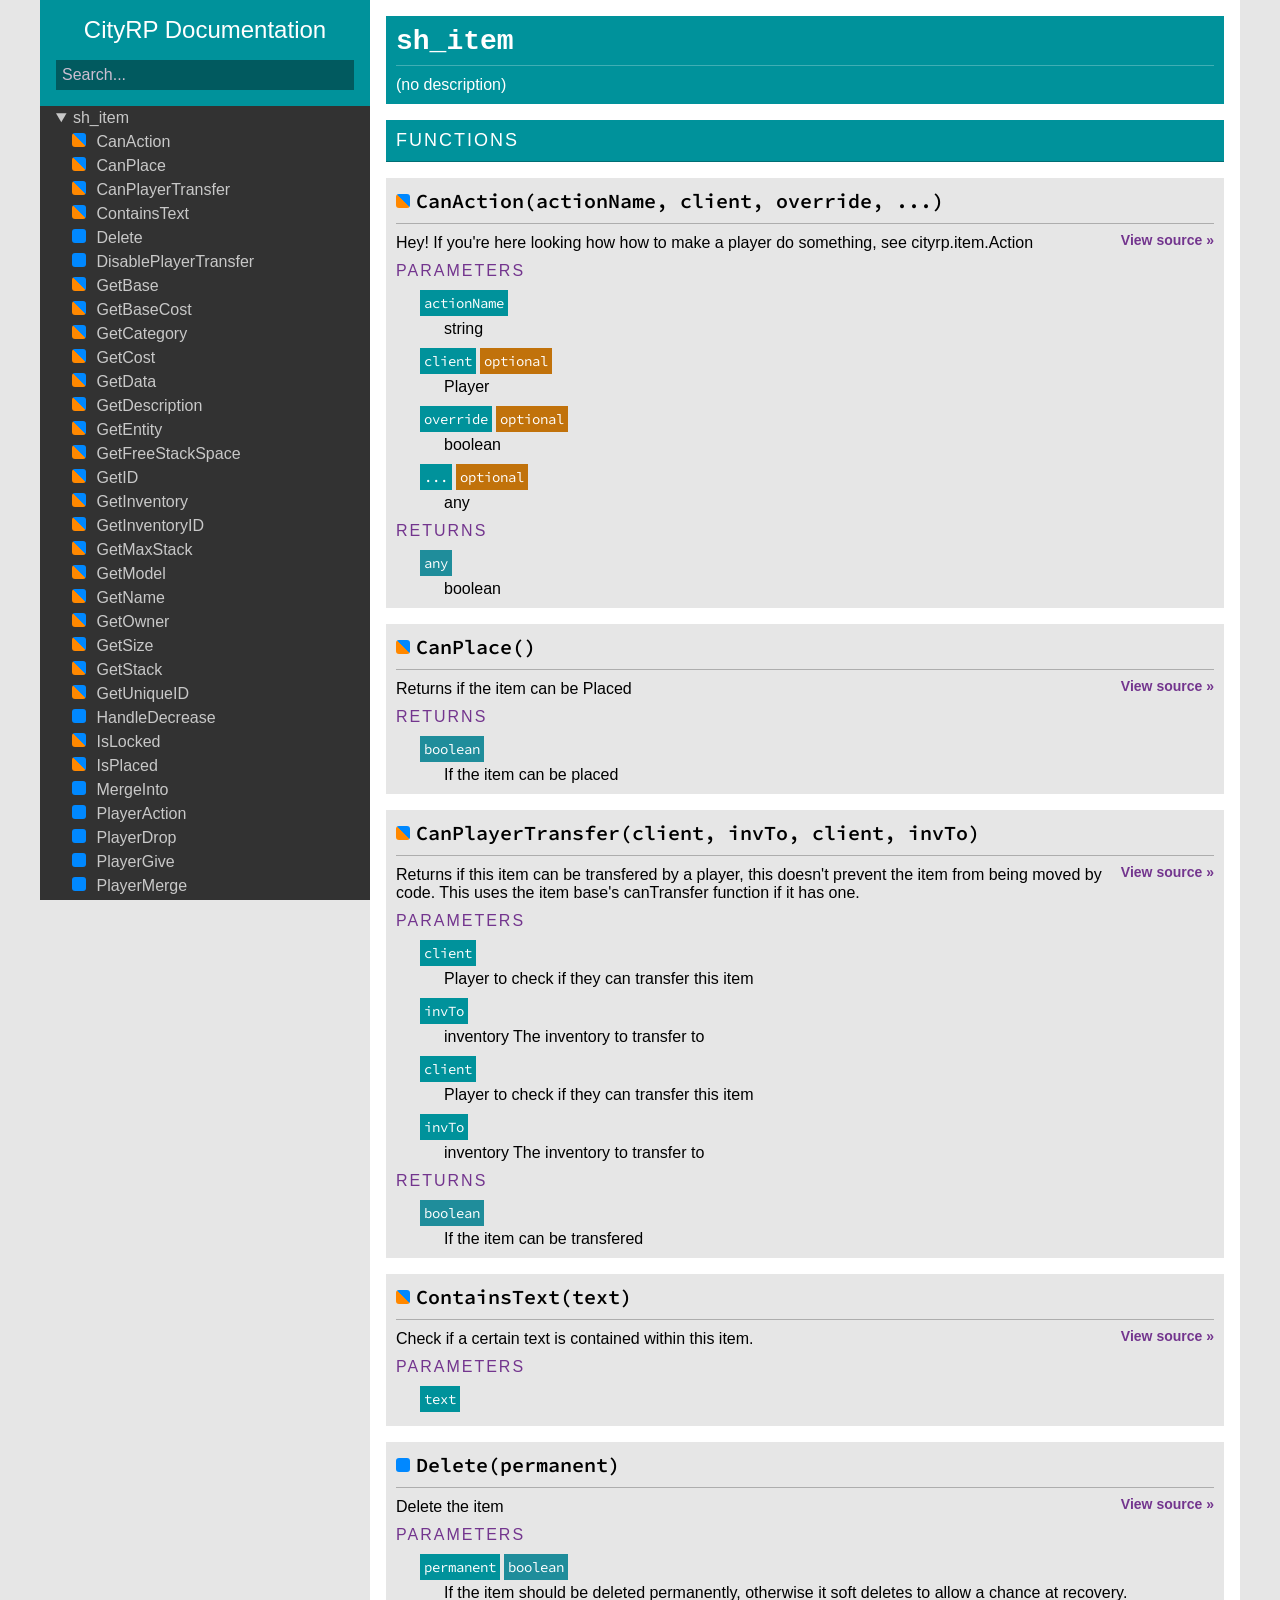
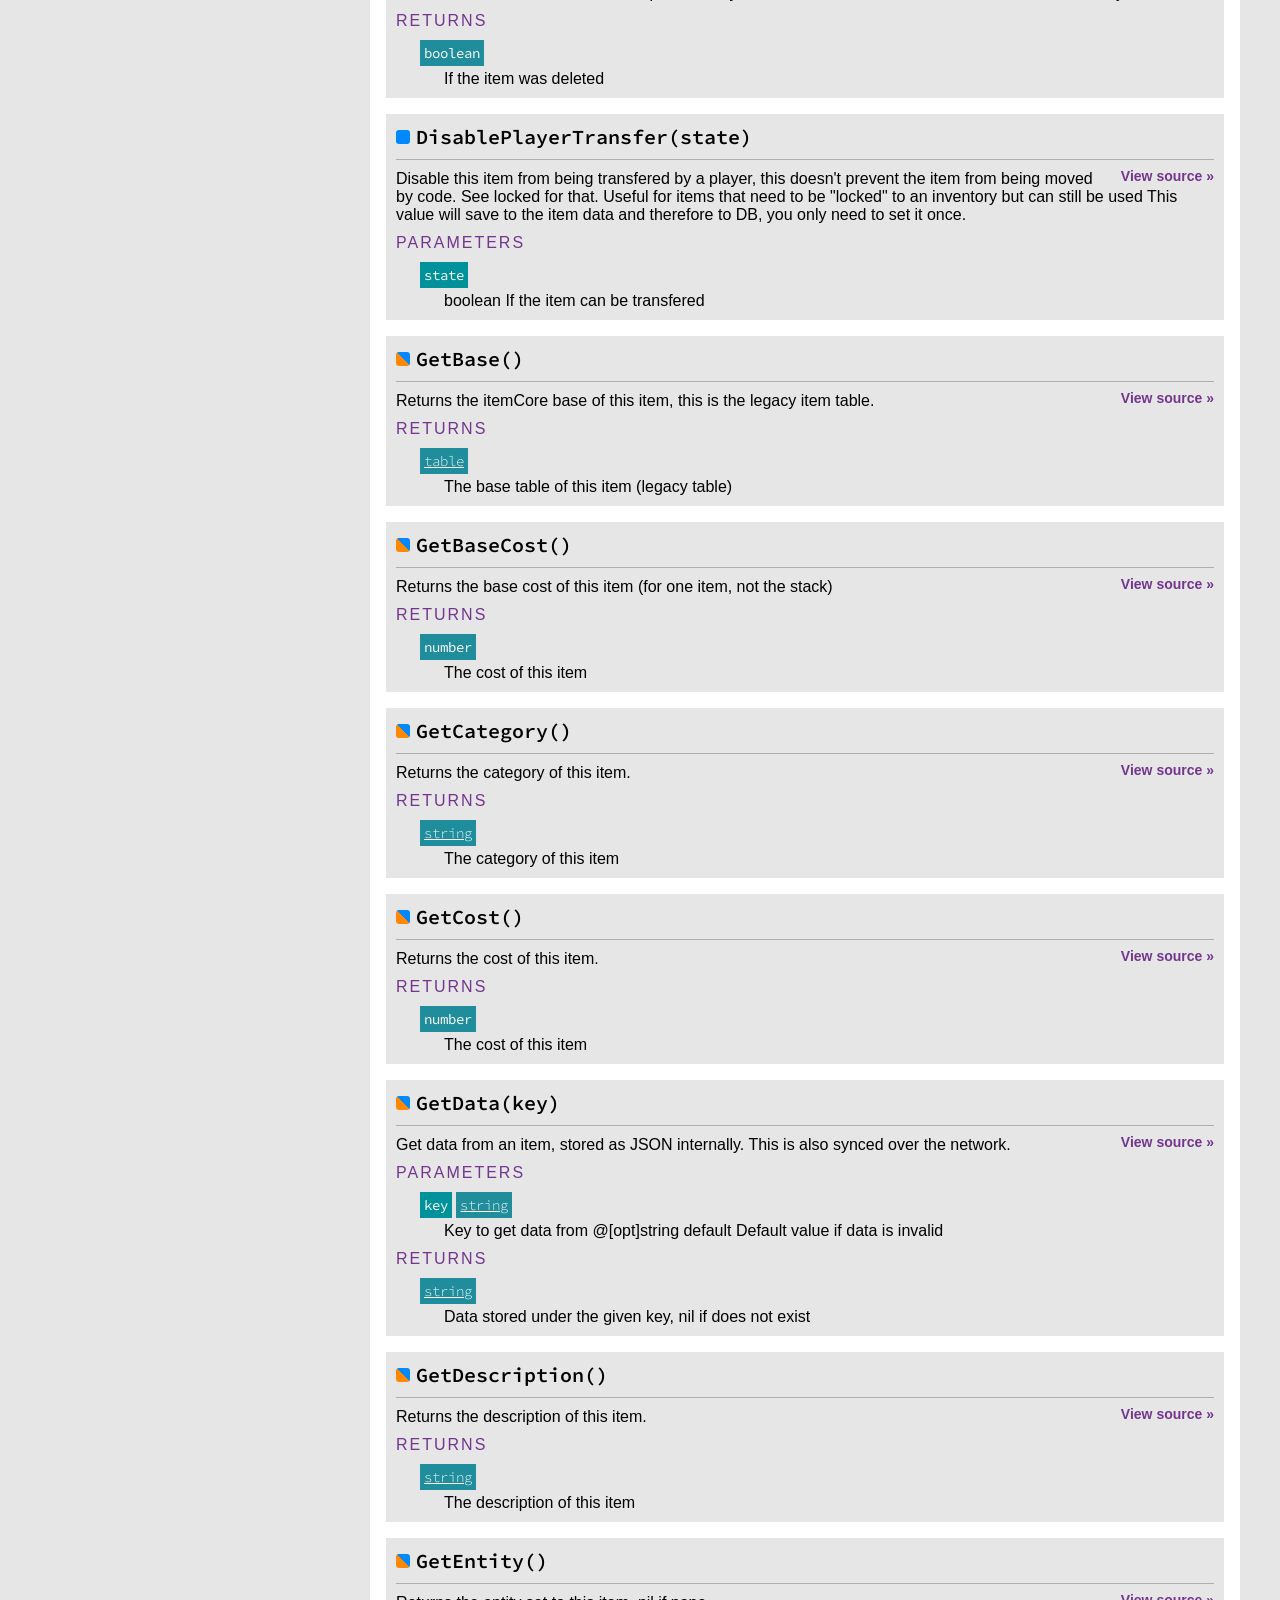
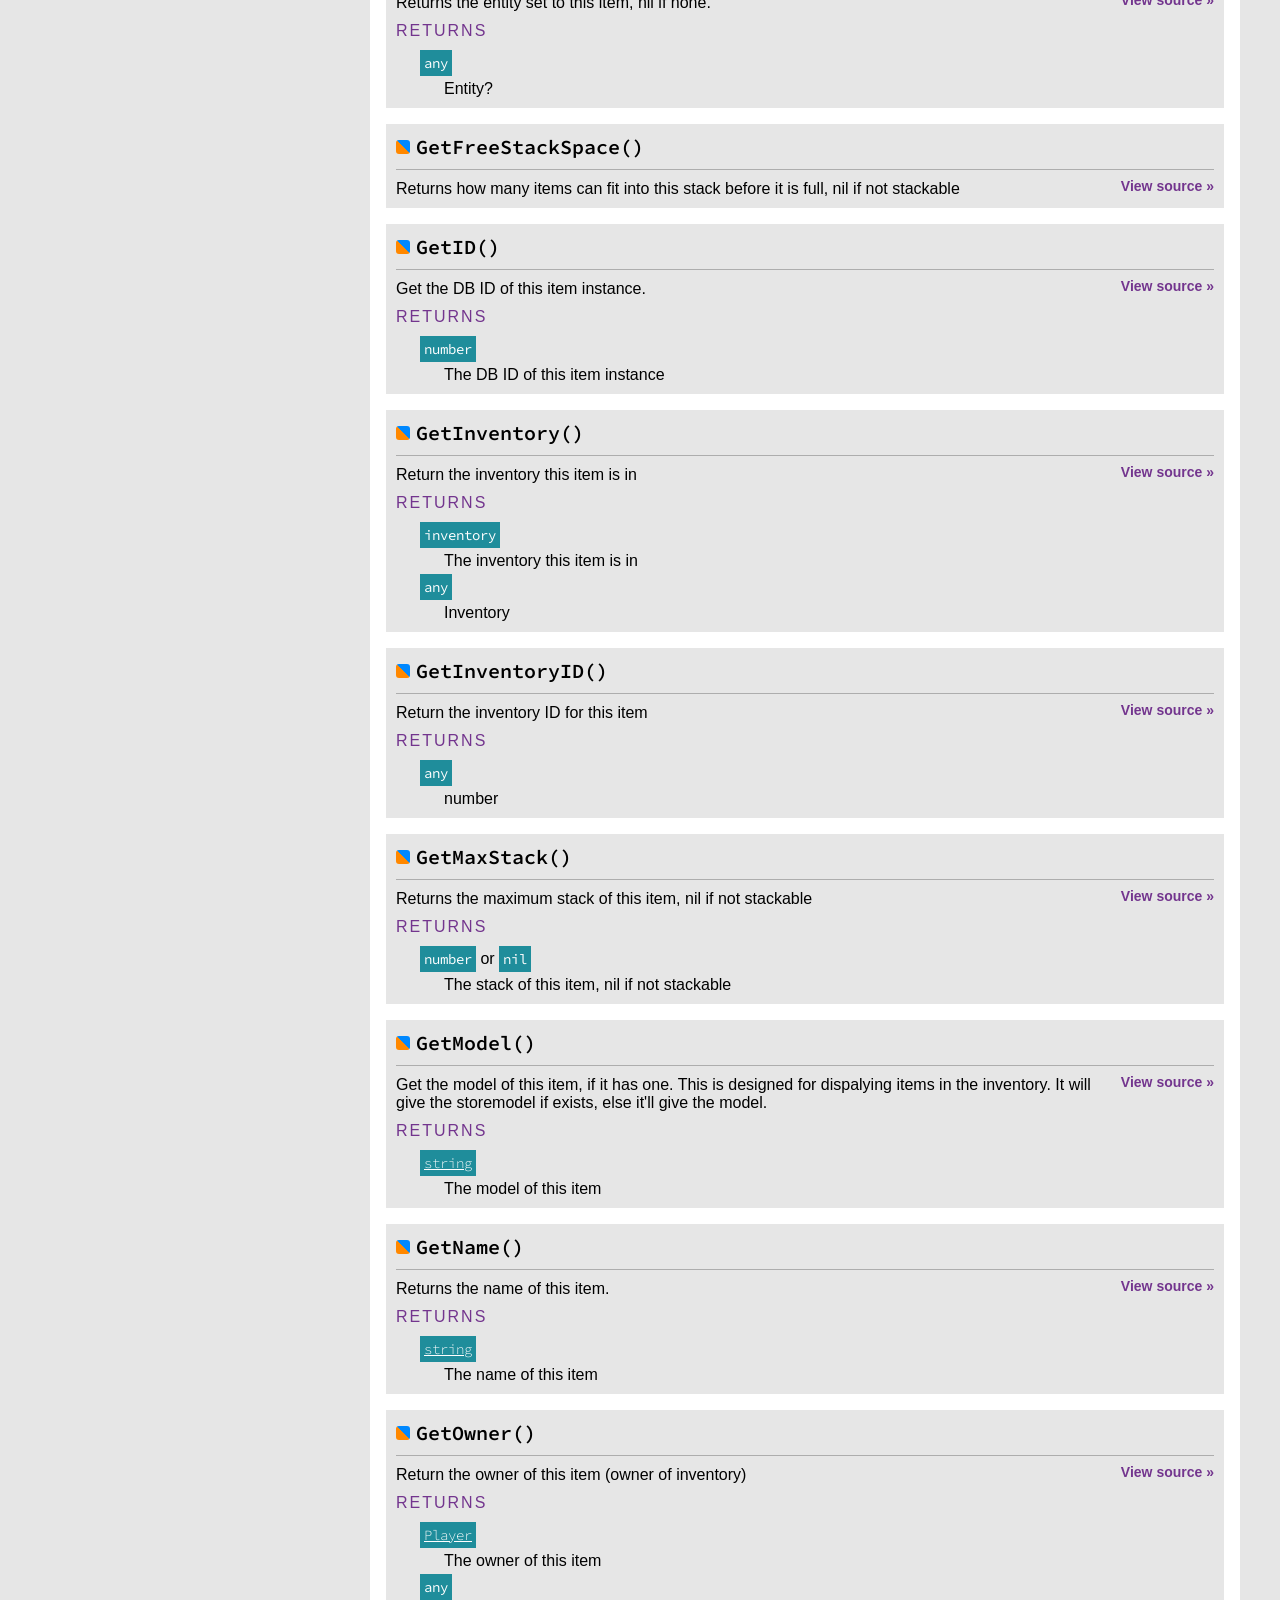
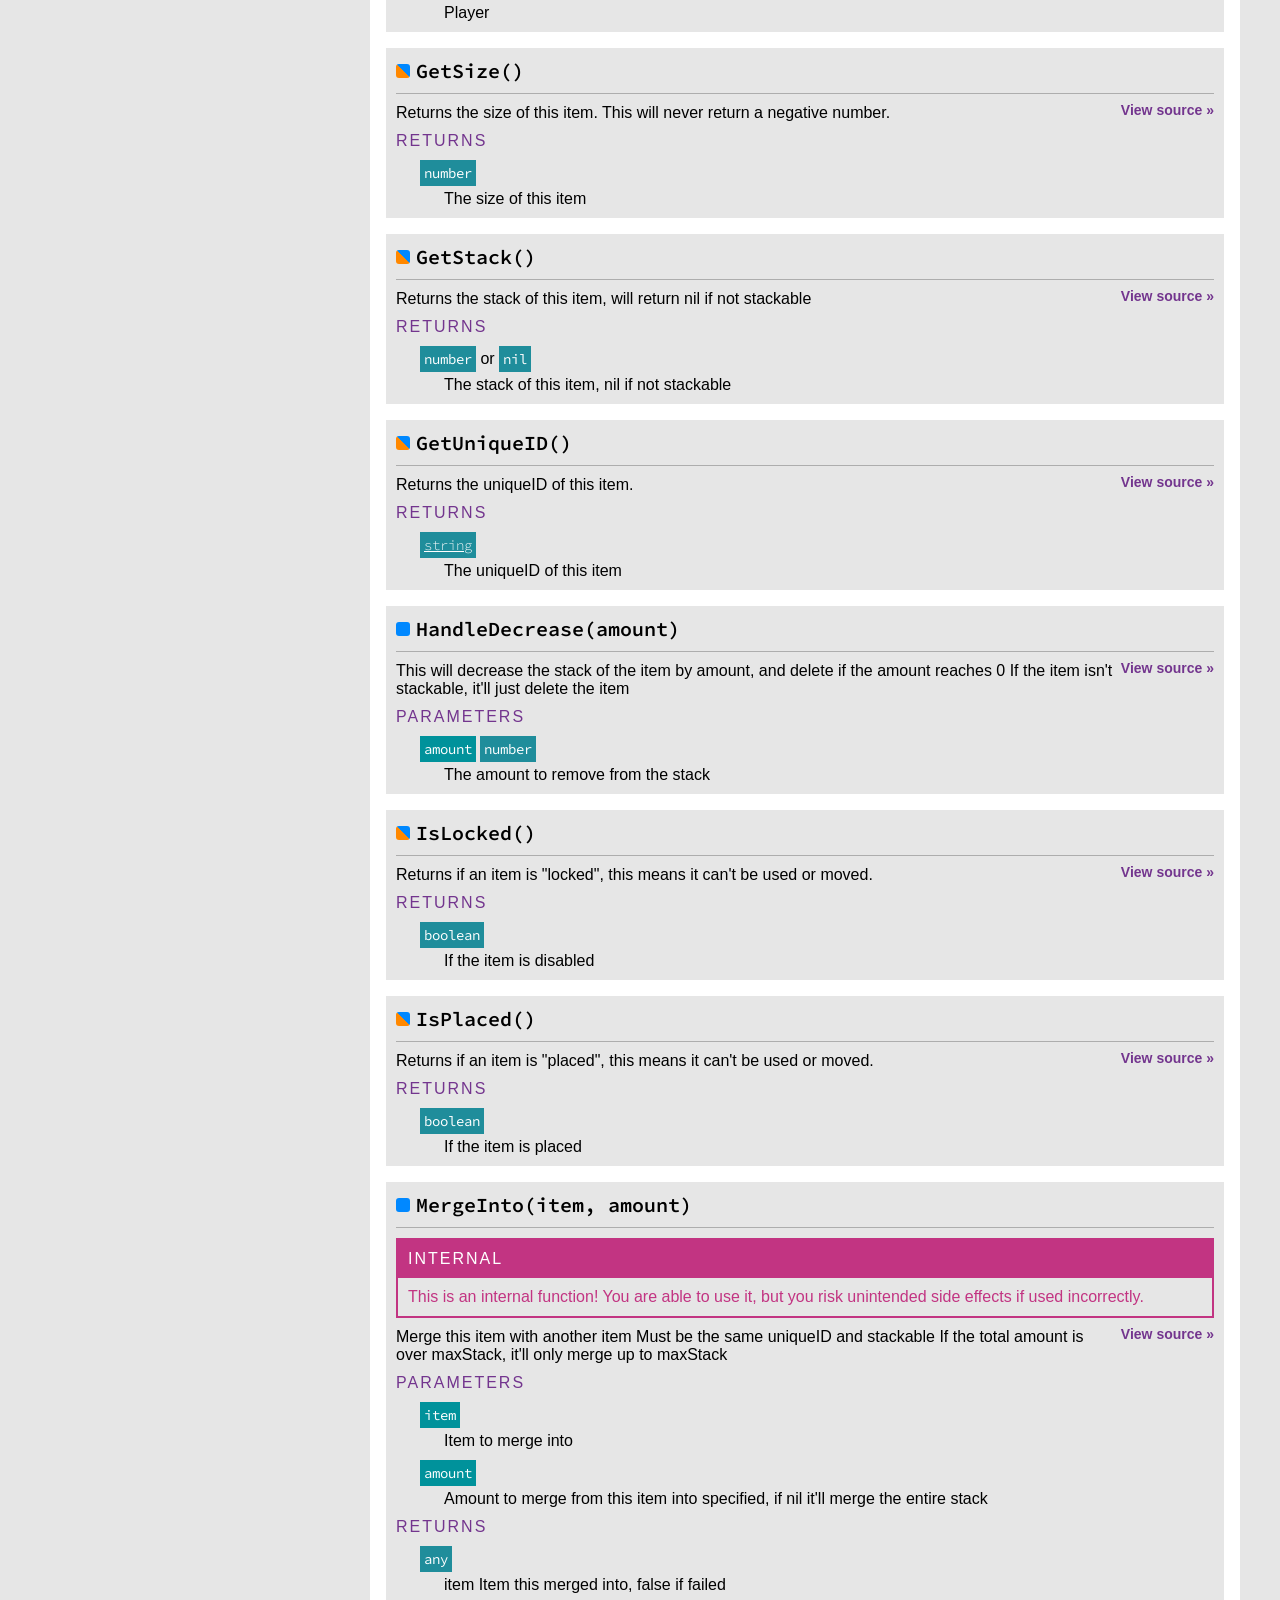
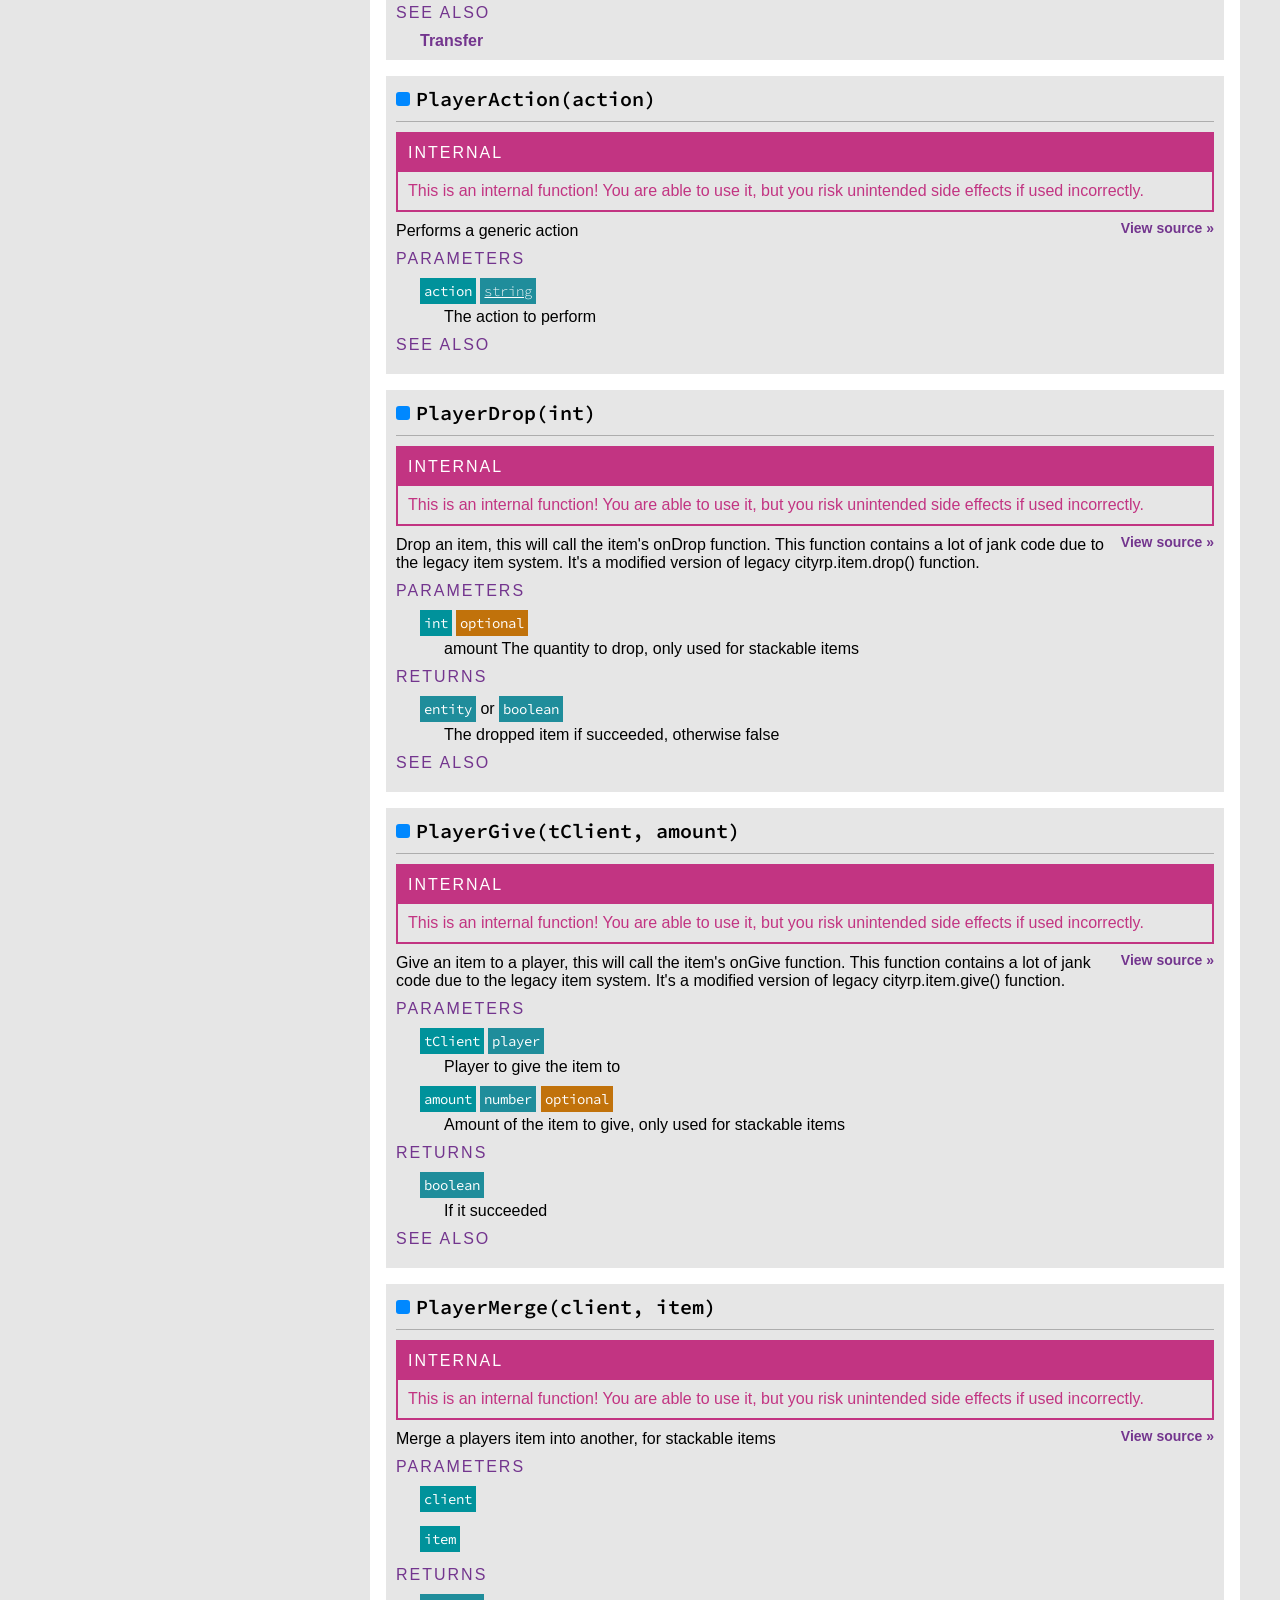
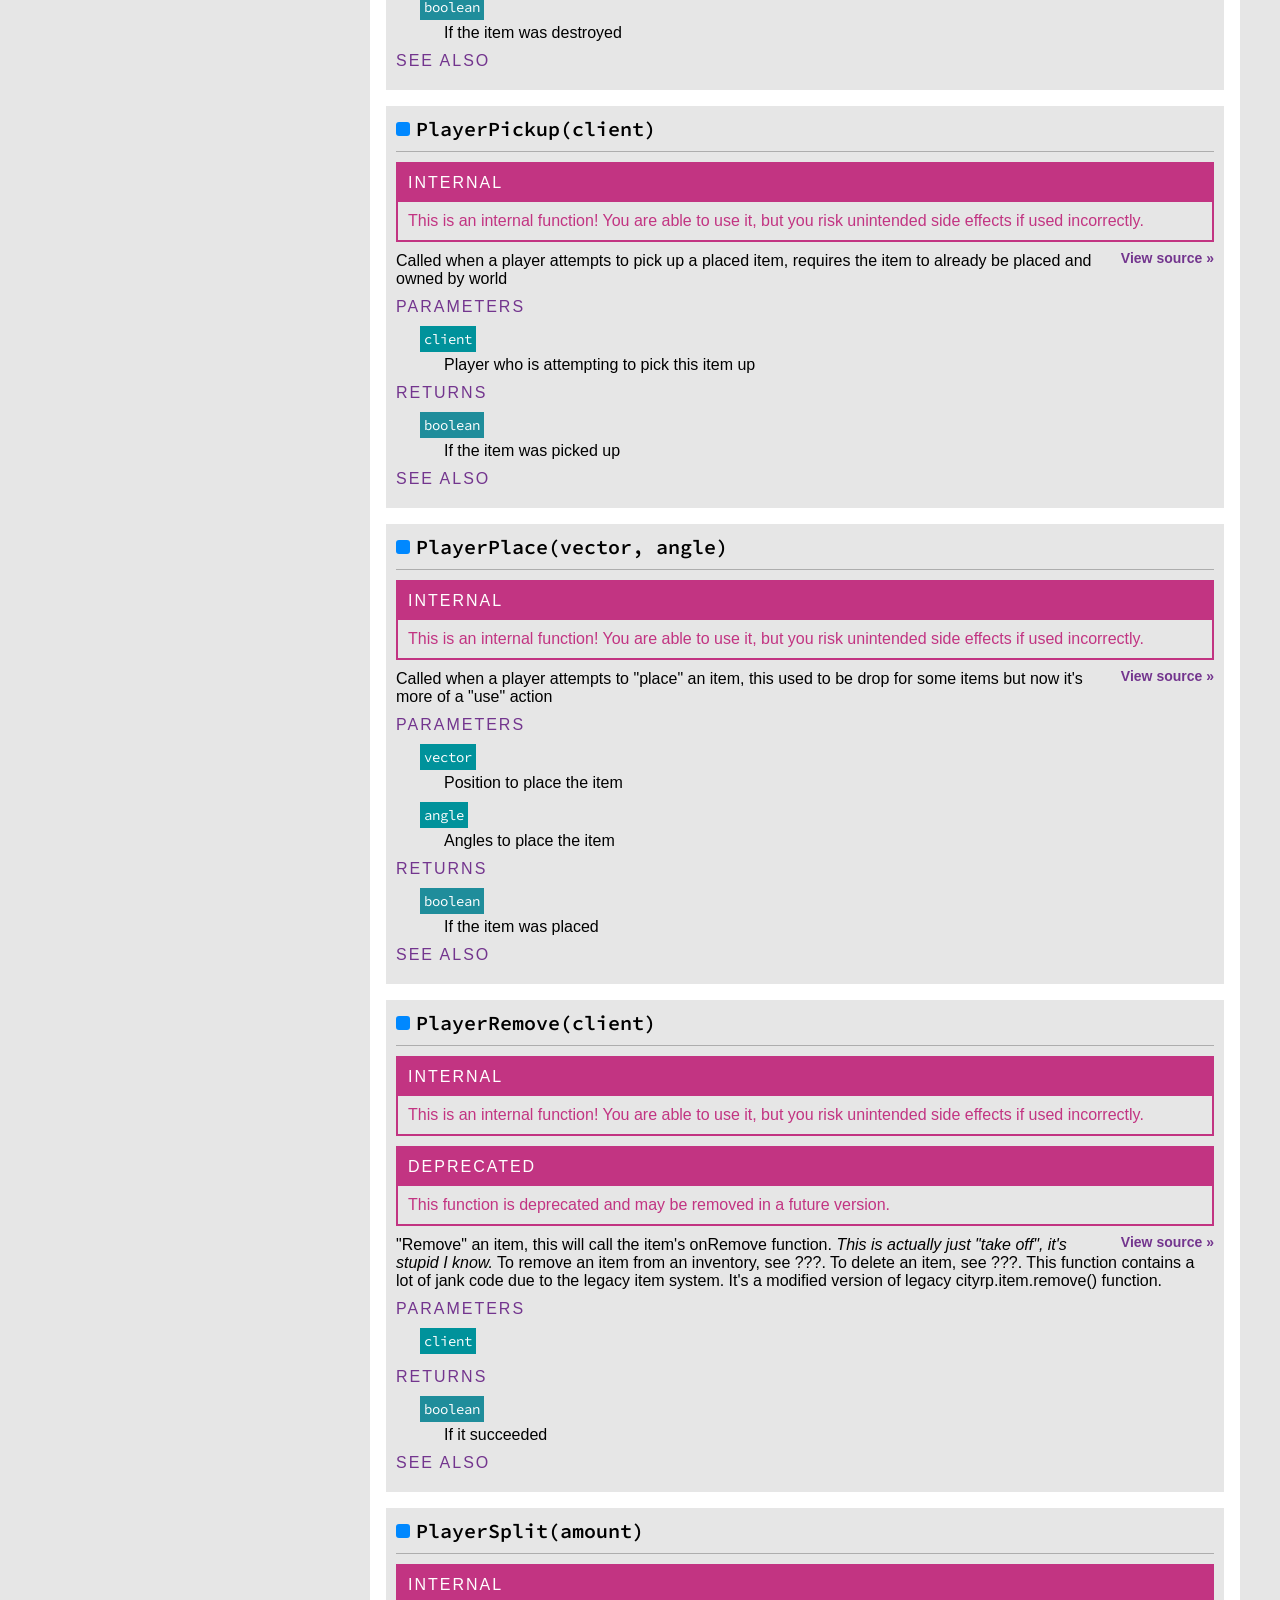
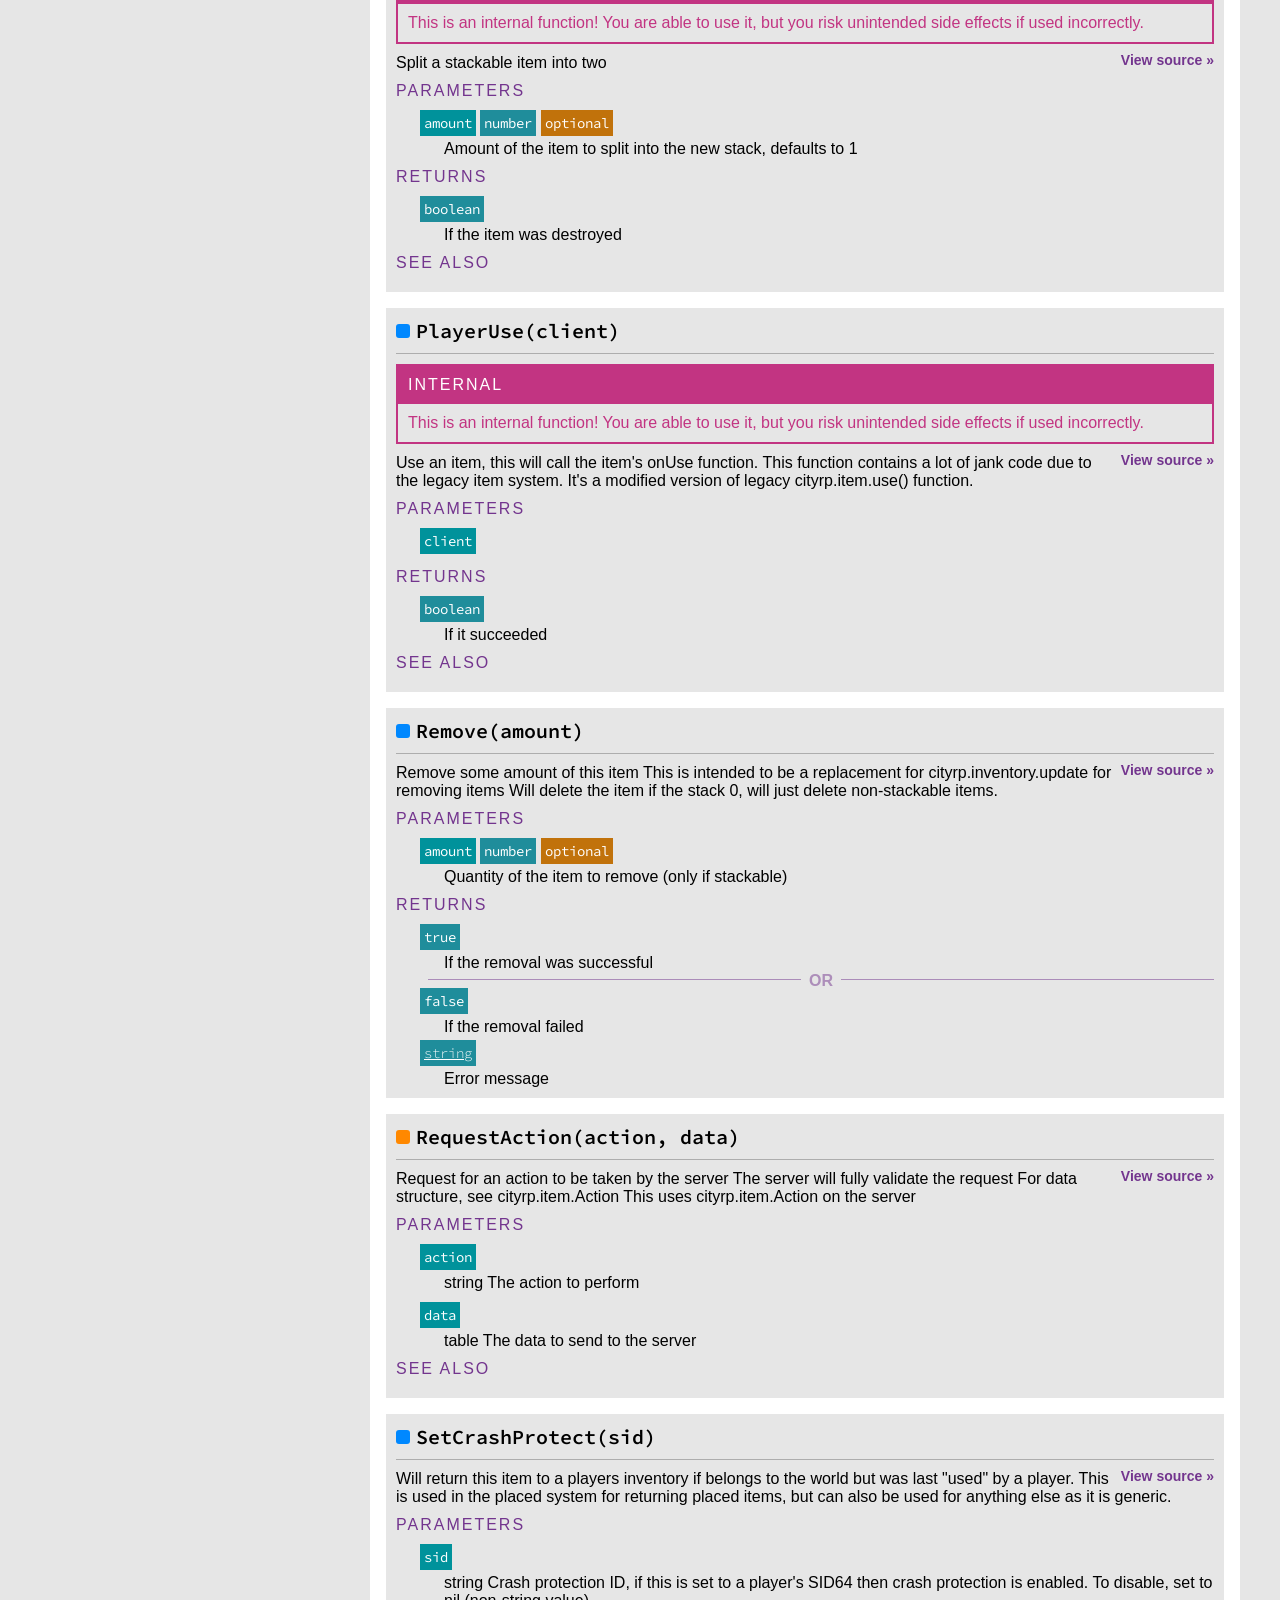
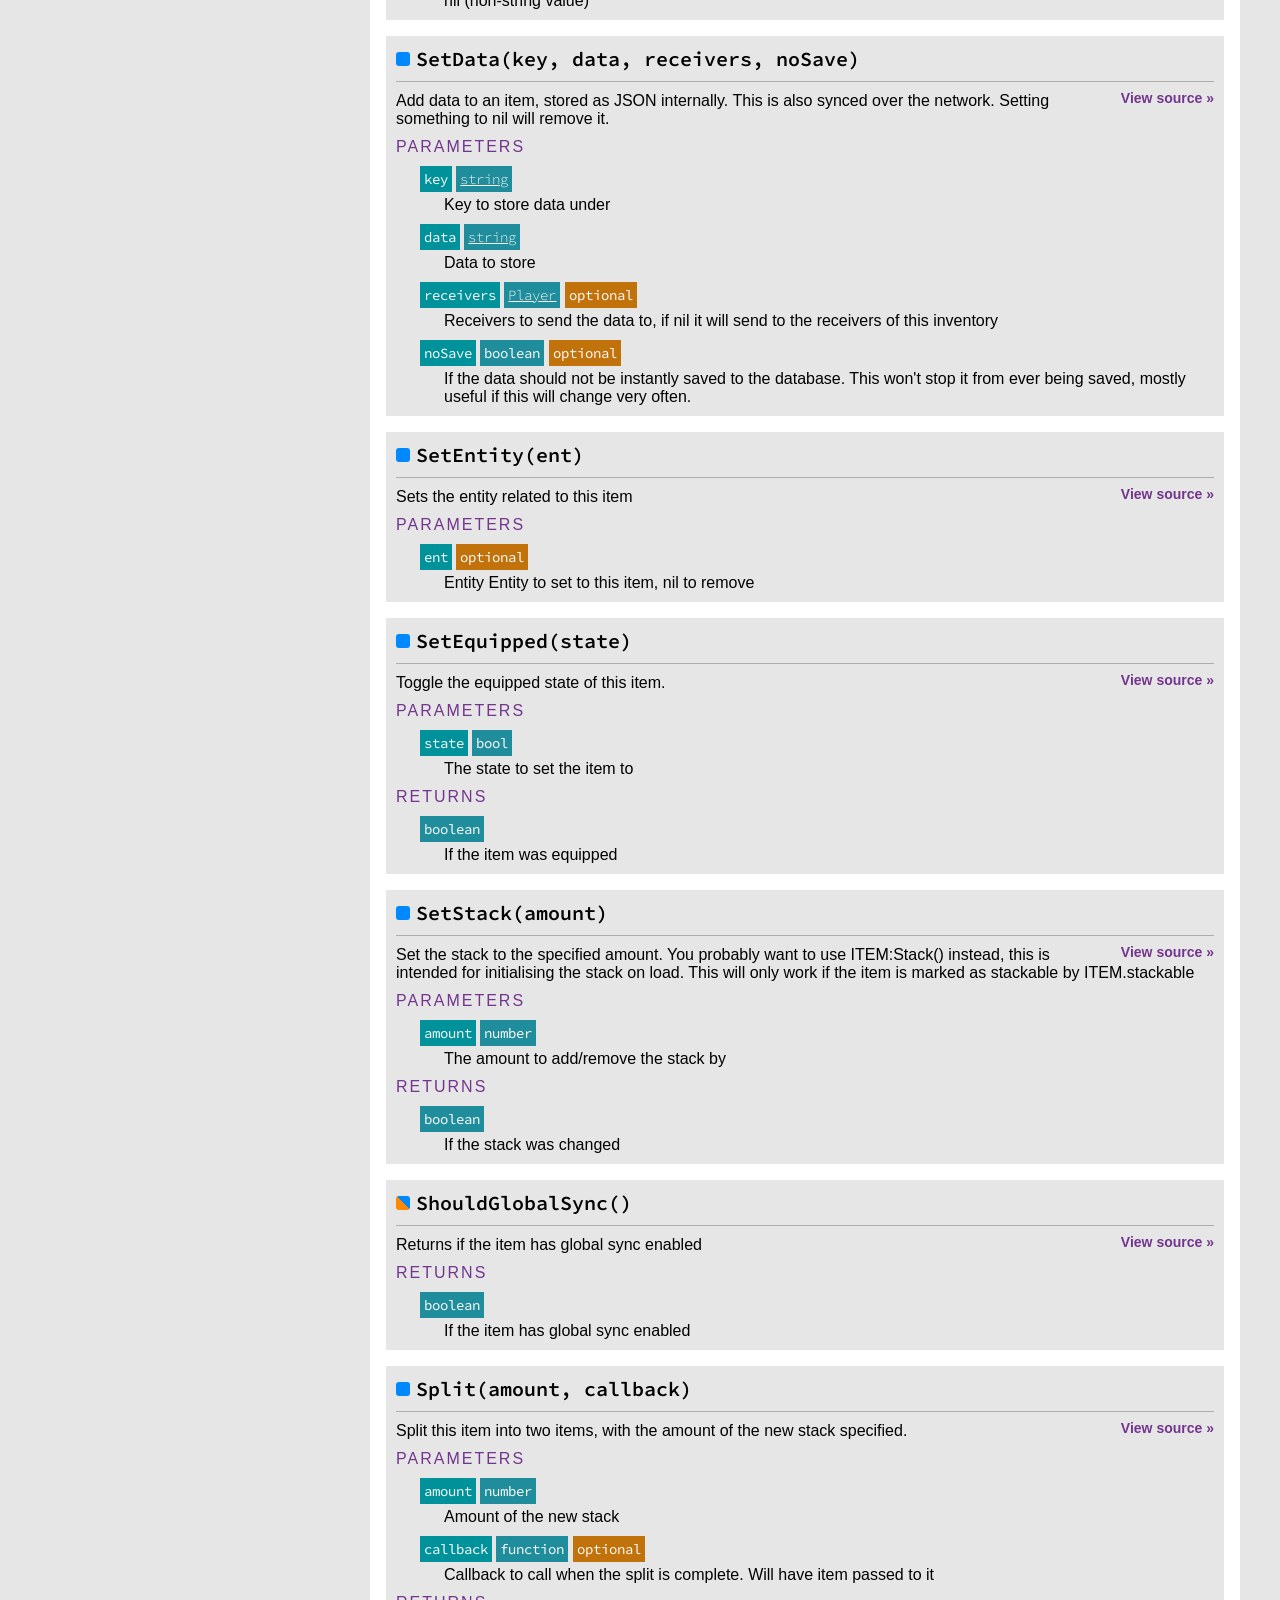
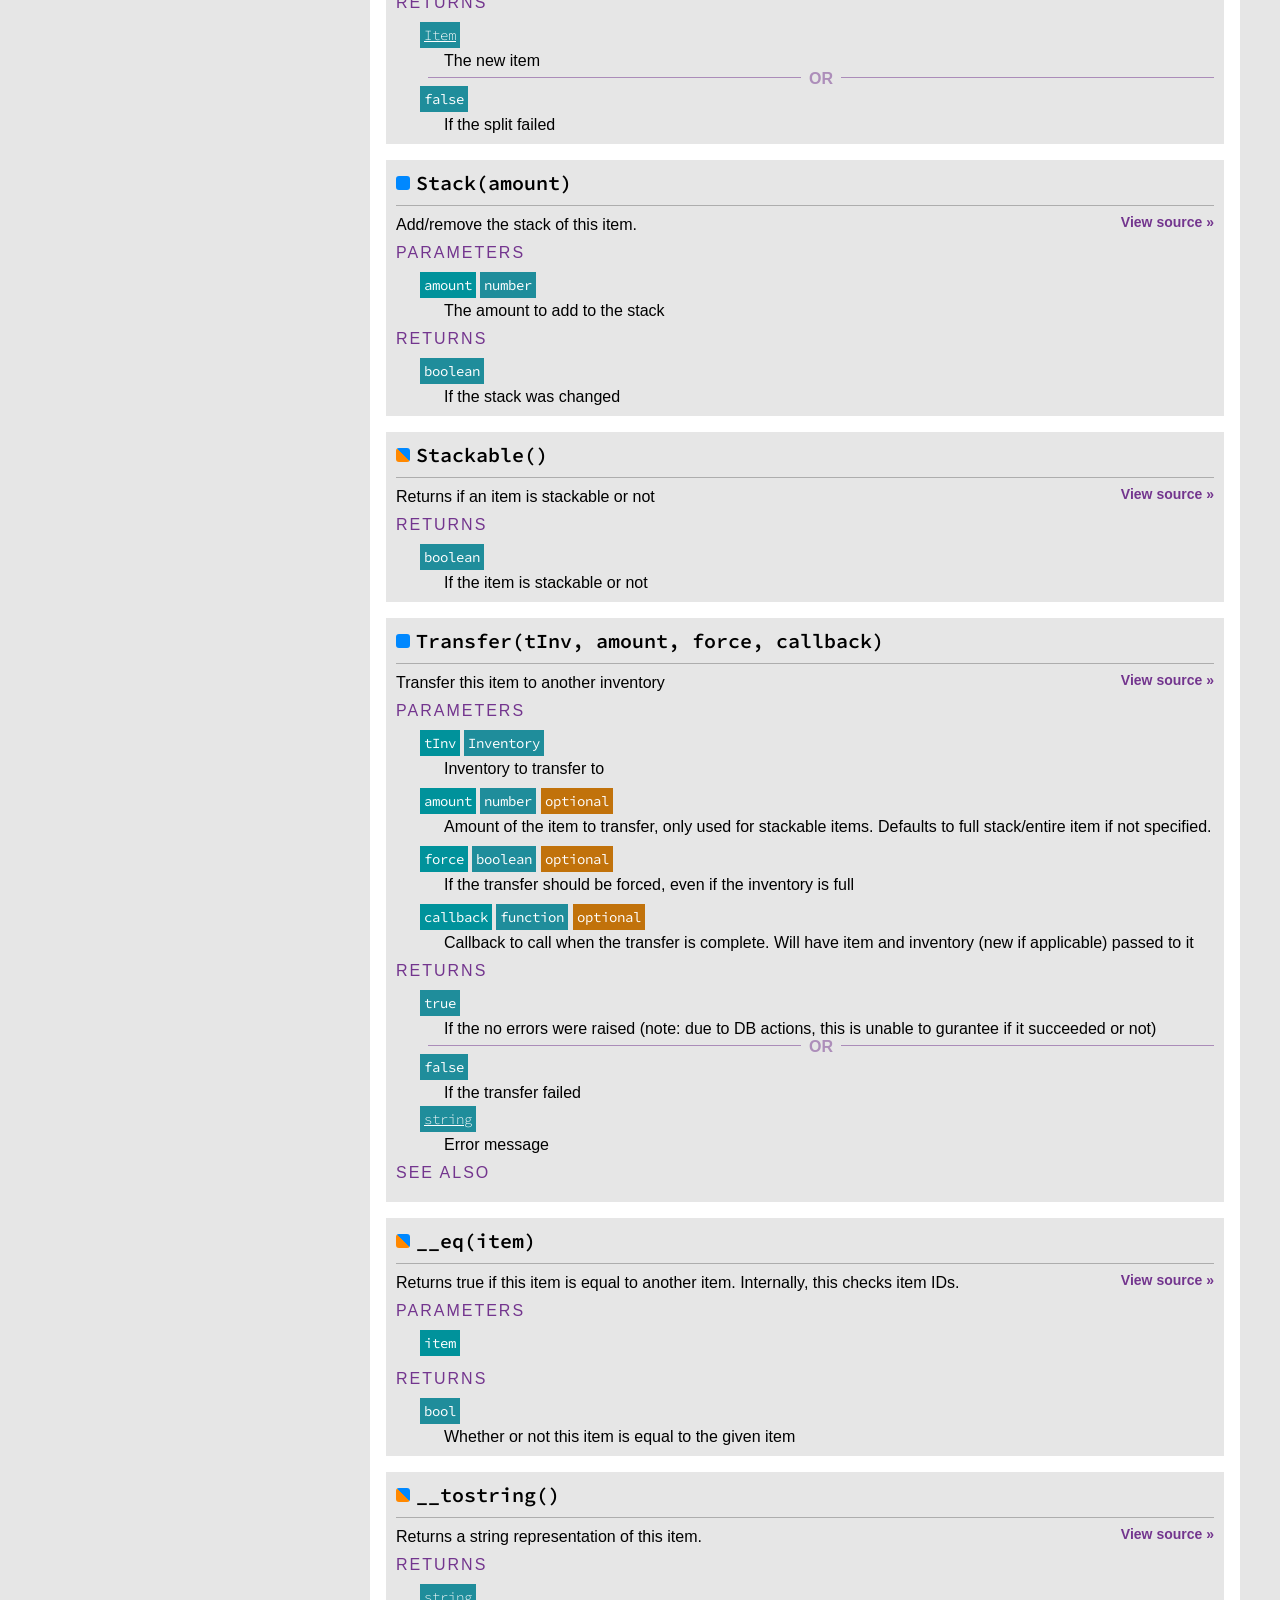
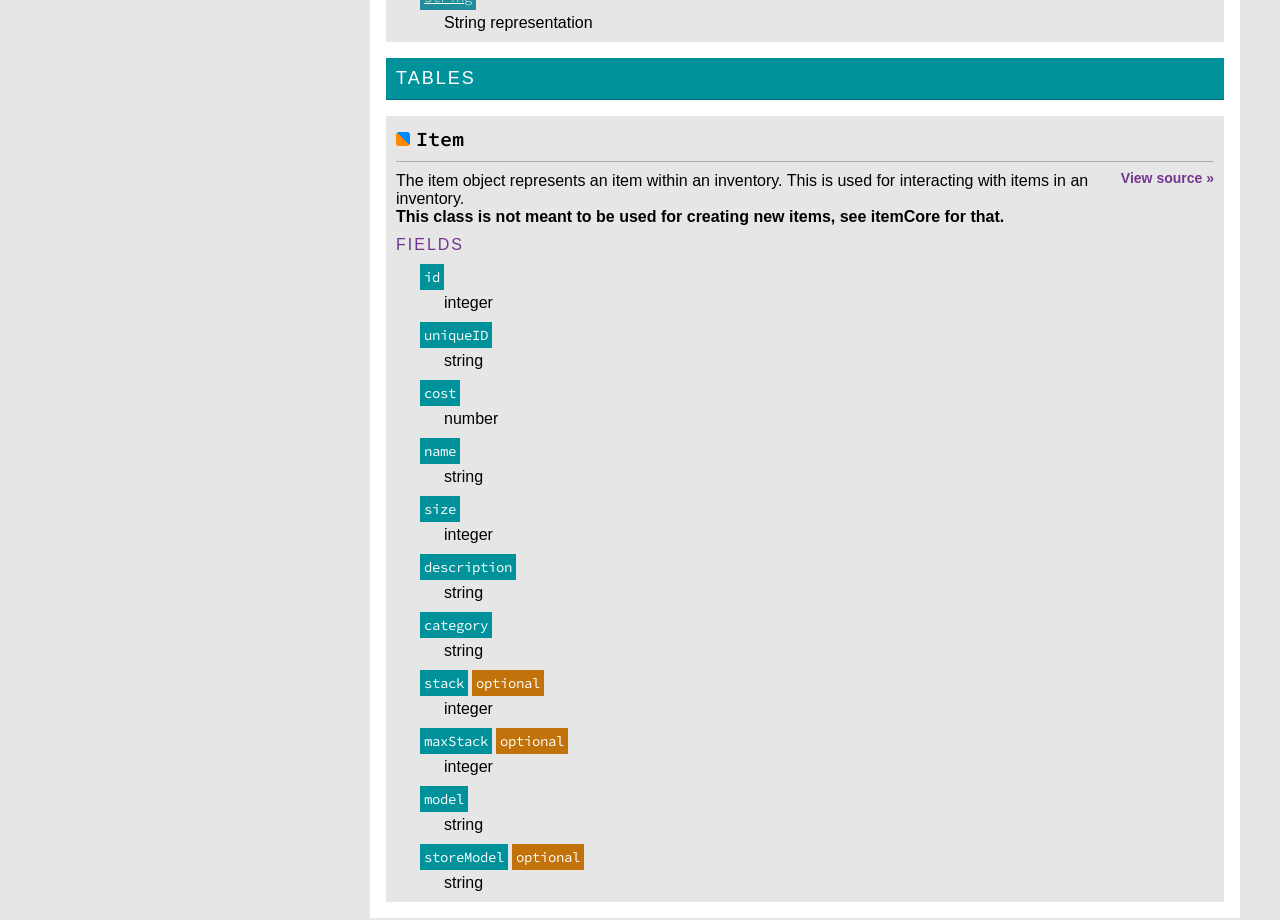
<file: docs/html/libraries/sh_item/index.html>
<html>
	<head>
		<title>sh_item - CityRP Documentation</title>

		<meta property="og:type" content="website" />
		<meta property="og:title" content="sh_item - CityRP Documentation" />
		<meta property="og:site_name" content="CityRP Documentation" />

			<meta property="og:description" content="(no description)" />

		<link rel="stylesheet" href="https://fonts.googleapis.com/css?family=Source+Code+Pro" />
		<link rel="stylesheet" href="../../ldoc.css" />
		<link rel="stylesheet" href="../../highlight.css" />
	</head>

	<body>
		<main>



<nav>
	<header>

			<h1><a href="../../">CityRP Documentation</a></h1>

		<input id="search" type="search" autocomplete="off" placeholder="Search..." />
	</header>

	<section>


				<details class="category" open>
					<summary>
						<h2>Libraries</h2>
					</summary>

					<ul>


							<li>

									<details >
									<summary><a href="../../libraries/gm/">GM</a></summary>

									<ul>




































































































































































































































































<li>Functions</li>








										<li>
											<span class="realm server"></span>
											<a href="../../libraries/gm/#ConnectToDatabase">
ConnectToDatabase
											</a>
										</li>

















										<li>
											<span class="realm server"></span>
											<a href="../../libraries/gm/#PlayerCanHearPlayersVoice">
PlayerCanHearPlayersVoice
											</a>
										</li>









										<li>
											<span class="realm server"></span>
											<a href="../../libraries/gm/#PlayerCanSayIC">
PlayerCanSayIC
											</a>
										</li>















































										<li>
											<span class="realm server"></span>
											<a href="../../libraries/gm/#PlayerLoadoutResetVars">
PlayerLoadoutResetVars
											</a>
										</li>



















										<li>
											<span class="realm server"></span>
											<a href="../../libraries/gm/#PostPlayerLoadout">
PostPlayerLoadout
											</a>
										</li>













<li>Hooks</li>


										<li>
											<span class="realm server"></span>
											<a href="../../libraries/gm/#CanPlayerInteract">
CanPlayerInteract
											</a>
										</li>



										<li>
											<span class="realm server"></span>
											<a href="../../libraries/gm/#CanPlayerTransferItem">
CanPlayerTransferItem
											</a>
										</li>







										<li>
											<span class="realm server"></span>
											<a href="../../libraries/gm/#InitPostEntity">
InitPostEntity
											</a>
										</li>



										<li>
											<span class="realm server"></span>
											<a href="../../libraries/gm/#InventoryLoaded">
InventoryLoaded
											</a>
										</li>



										<li>
											<span class="realm server"></span>
											<a href="../../libraries/gm/#ItemCreated">
ItemCreated
											</a>
										</li>



										<li>
											<span class="realm server"></span>
											<a href="../../libraries/gm/#ItemLoaded">
ItemLoaded
											</a>
										</li>



										<li>
											<span class="realm server"></span>
											<a href="../../libraries/gm/#LoadPlayerInventories">
LoadPlayerInventories
											</a>
										</li>



										<li>
											<span class="realm server"></span>
											<a href="../../libraries/gm/#PlayerArrest">
PlayerArrest
											</a>
										</li>



										<li>
											<span class="realm server"></span>
											<a href="../../libraries/gm/#PlayerCanDemote">
PlayerCanDemote
											</a>
										</li>





										<li>
											<span class="realm server"></span>
											<a href="../../libraries/gm/#PlayerCanJoinTeam">
PlayerCanJoinTeam
											</a>
										</li>



										<li>
											<span class="realm server"></span>
											<a href="../../libraries/gm/#PlayerCanOwnDoor">
PlayerCanOwnDoor
											</a>
										</li>



										<li>
											<span class="realm server"></span>
											<a href="../../libraries/gm/#PlayerCanPromote">
PlayerCanPromote
											</a>
										</li>





										<li>
											<span class="realm server"></span>
											<a href="../../libraries/gm/#PlayerCanSayLOOC">
PlayerCanSayLOOC
											</a>
										</li>



										<li>
											<span class="realm server"></span>
											<a href="../../libraries/gm/#PlayerCanSayOOC">
PlayerCanSayOOC
											</a>
										</li>



										<li>
											<span class="realm server"></span>
											<a href="../../libraries/gm/#PlayerCanUnwarrant">
PlayerCanUnwarrant
											</a>
										</li>



										<li>
											<span class="realm server"></span>
											<a href="../../libraries/gm/#PlayerCanUseCommand">
PlayerCanUseCommand
											</a>
										</li>



										<li>
											<span class="realm server"></span>
											<a href="../../libraries/gm/#PlayerCanViewDoor">
PlayerCanViewDoor
											</a>
										</li>



										<li>
											<span class="realm server"></span>
											<a href="../../libraries/gm/#PlayerDemote">
PlayerDemote
											</a>
										</li>



										<li>
											<span class="realm server"></span>
											<a href="../../libraries/gm/#PlayerHostage">
PlayerHostage
											</a>
										</li>



										<li>
											<span class="realm server"></span>
											<a href="../../libraries/gm/#PlayerInitialNetwork">
PlayerInitialNetwork
											</a>
										</li>



										<li>
											<span class="realm server"></span>
											<a href="../../libraries/gm/#PlayerInteracted">
PlayerInteracted
											</a>
										</li>



										<li>
											<span class="realm server"></span>
											<a href="../../libraries/gm/#PlayerItemAttemptDropped">
PlayerItemAttemptDropped
											</a>
										</li>



										<li>
											<span class="realm server"></span>
											<a href="../../libraries/gm/#PlayerItemAttemptGave">
PlayerItemAttemptGave
											</a>
										</li>



										<li>
											<span class="realm server"></span>
											<a href="../../libraries/gm/#PlayerItemAttemptUsed">
PlayerItemAttemptUsed
											</a>
										</li>



										<li>
											<span class="realm server"></span>
											<a href="../../libraries/gm/#PlayerItemDrop">
PlayerItemDrop
											</a>
										</li>



										<li>
											<span class="realm server"></span>
											<a href="../../libraries/gm/#PlayerItemDropped">
PlayerItemDropped
											</a>
										</li>



										<li>
											<span class="realm server"></span>
											<a href="../../libraries/gm/#PlayerItemGave">
PlayerItemGave
											</a>
										</li>



										<li>
											<span class="realm server"></span>
											<a href="../../libraries/gm/#PlayerItemGive">
PlayerItemGive
											</a>
										</li>



										<li>
											<span class="realm server"></span>
											<a href="../../libraries/gm/#PlayerItemRemove">
PlayerItemRemove
											</a>
										</li>



										<li>
											<span class="realm server"></span>
											<a href="../../libraries/gm/#PlayerItemRemoved">
PlayerItemRemoved
											</a>
										</li>



										<li>
											<span class="realm server"></span>
											<a href="../../libraries/gm/#PlayerItemUse">
PlayerItemUse
											</a>
										</li>



										<li>
											<span class="realm server"></span>
											<a href="../../libraries/gm/#PlayerItemUsed">
PlayerItemUsed
											</a>
										</li>



										<li>
											<span class="realm server"></span>
											<a href="../../libraries/gm/#PlayerKnockOut">
PlayerKnockOut
											</a>
										</li>



										<li>
											<span class="realm server"></span>
											<a href="../../libraries/gm/#PlayerKnockedOut">
PlayerKnockedOut
											</a>
										</li>





										<li>
											<span class="realm server"></span>
											<a href="../../libraries/gm/#PlayerSay">
PlayerSay
											</a>
										</li>



										<li>
											<span class="realm server"></span>
											<a href="../../libraries/gm/#PlayerSpray">
PlayerSpray
											</a>
										</li>



										<li>
											<span class="realm server"></span>
											<a href="../../libraries/gm/#PlayerSwitchFlashlight">
PlayerSwitchFlashlight
											</a>
										</li>



										<li>
											<span class="realm server"></span>
											<a href="../../libraries/gm/#PlayerUnarrest">
PlayerUnarrest
											</a>
										</li>



										<li>
											<span class="realm server"></span>
											<a href="../../libraries/gm/#PlayerUnwarrant">
PlayerUnwarrant
											</a>
										</li>



										<li>
											<span class="realm server"></span>
											<a href="../../libraries/gm/#PlayerUse">
PlayerUse
											</a>
										</li>



										<li>
											<span class="realm server"></span>
											<a href="../../libraries/gm/#PlayerWakeUp">
PlayerWakeUp
											</a>
										</li>



										<li>
											<span class="realm server"></span>
											<a href="../../libraries/gm/#PlayerWarrant">
PlayerWarrant
											</a>
										</li>





										<li>
											<span class="realm server"></span>
											<a href="../../libraries/gm/#ShouldCleanupItem">
ShouldCleanupItem
											</a>
										</li>











									</ul>
									</details>

							</li>


							<li>

									<details >
									<summary><a href="../../libraries/cityrp.commandnew/">cityrp.commandNew</a></summary>

									<ul>





















									</ul>
									</details>

							</li>


							<li>

									<details >
									<summary><a href="../../libraries/cityrp.net/">cityrp.net</a></summary>

									<ul>

















































										<li>
											<span class="realm shared"></span>
											<a href="../../libraries/cityrp.net/#GetLocalNetVar">
GetLocalNetVar
											</a>
										</li>



										<li>
											<span class="realm shared"></span>
											<a href="../../libraries/cityrp.net/#GetNSVar">
GetNSVar
											</a>
										</li>



										<li>
											<span class="realm server"></span>
											<a href="../../libraries/cityrp.net/#SetLocalNetVar">
SetLocalNetVar
											</a>
										</li>



										<li>
											<span class="realm shared"></span>
											<a href="../../libraries/cityrp.net/#SetNSVar">
SetNSVar
											</a>
										</li>



										<li>
											<span class="realm server"></span>
											<a href="../../libraries/cityrp.net/#SyncNetworkVars">
SyncNetworkVars
											</a>
										</li>



										<li>
											<span class="realm shared"></span>
											<a href="../../libraries/cityrp.net/#cityrp.net.GetGlobalVar">
GetGlobalVar
											</a>
										</li>



										<li>
											<span class="realm server"></span>
											<a href="../../libraries/cityrp.net/#cityrp.net.SetGlobalVar">
SetGlobalVar
											</a>
										</li>









									</ul>
									</details>

							</li>


							<li>

									<details open>
									<summary><a href="../../libraries/sh_item/">sh_item</a></summary>

									<ul>
















































































































































































































































































										<li>
											<span class="realm shared"></span>
											<a href="../../libraries/sh_item/#CanAction">
CanAction
											</a>
										</li>



										<li>
											<span class="realm shared"></span>
											<a href="../../libraries/sh_item/#CanPlace">
CanPlace
											</a>
										</li>



										<li>
											<span class="realm shared"></span>
											<a href="../../libraries/sh_item/#CanPlayerTransfer">
CanPlayerTransfer
											</a>
										</li>



										<li>
											<span class="realm shared"></span>
											<a href="../../libraries/sh_item/#ContainsText">
ContainsText
											</a>
										</li>



										<li>
											<span class="realm server"></span>
											<a href="../../libraries/sh_item/#Delete">
Delete
											</a>
										</li>



										<li>
											<span class="realm server"></span>
											<a href="../../libraries/sh_item/#DisablePlayerTransfer">
DisablePlayerTransfer
											</a>
										</li>



										<li>
											<span class="realm shared"></span>
											<a href="../../libraries/sh_item/#GetBase">
GetBase
											</a>
										</li>



										<li>
											<span class="realm shared"></span>
											<a href="../../libraries/sh_item/#GetBaseCost">
GetBaseCost
											</a>
										</li>



										<li>
											<span class="realm shared"></span>
											<a href="../../libraries/sh_item/#GetCategory">
GetCategory
											</a>
										</li>



										<li>
											<span class="realm shared"></span>
											<a href="../../libraries/sh_item/#GetCost">
GetCost
											</a>
										</li>



										<li>
											<span class="realm shared"></span>
											<a href="../../libraries/sh_item/#GetData">
GetData
											</a>
										</li>



										<li>
											<span class="realm shared"></span>
											<a href="../../libraries/sh_item/#GetDescription">
GetDescription
											</a>
										</li>



										<li>
											<span class="realm shared"></span>
											<a href="../../libraries/sh_item/#GetEntity">
GetEntity
											</a>
										</li>



										<li>
											<span class="realm shared"></span>
											<a href="../../libraries/sh_item/#GetFreeStackSpace">
GetFreeStackSpace
											</a>
										</li>



										<li>
											<span class="realm shared"></span>
											<a href="../../libraries/sh_item/#GetID">
GetID
											</a>
										</li>



										<li>
											<span class="realm shared"></span>
											<a href="../../libraries/sh_item/#GetInventory">
GetInventory
											</a>
										</li>



										<li>
											<span class="realm shared"></span>
											<a href="../../libraries/sh_item/#GetInventoryID">
GetInventoryID
											</a>
										</li>



										<li>
											<span class="realm shared"></span>
											<a href="../../libraries/sh_item/#GetMaxStack">
GetMaxStack
											</a>
										</li>



										<li>
											<span class="realm shared"></span>
											<a href="../../libraries/sh_item/#GetModel">
GetModel
											</a>
										</li>



										<li>
											<span class="realm shared"></span>
											<a href="../../libraries/sh_item/#GetName">
GetName
											</a>
										</li>



										<li>
											<span class="realm shared"></span>
											<a href="../../libraries/sh_item/#GetOwner">
GetOwner
											</a>
										</li>



										<li>
											<span class="realm shared"></span>
											<a href="../../libraries/sh_item/#GetSize">
GetSize
											</a>
										</li>



										<li>
											<span class="realm shared"></span>
											<a href="../../libraries/sh_item/#GetStack">
GetStack
											</a>
										</li>



										<li>
											<span class="realm shared"></span>
											<a href="../../libraries/sh_item/#GetUniqueID">
GetUniqueID
											</a>
										</li>



										<li>
											<span class="realm server"></span>
											<a href="../../libraries/sh_item/#HandleDecrease">
HandleDecrease
											</a>
										</li>



										<li>
											<span class="realm shared"></span>
											<a href="../../libraries/sh_item/#IsLocked">
IsLocked
											</a>
										</li>



										<li>
											<span class="realm shared"></span>
											<a href="../../libraries/sh_item/#IsPlaced">
IsPlaced
											</a>
										</li>





										<li>
											<span class="realm server"></span>
											<a href="../../libraries/sh_item/#MergeInto">
MergeInto
											</a>
										</li>



										<li>
											<span class="realm server"></span>
											<a href="../../libraries/sh_item/#PlayerAction">
PlayerAction
											</a>
										</li>



										<li>
											<span class="realm server"></span>
											<a href="../../libraries/sh_item/#PlayerDrop">
PlayerDrop
											</a>
										</li>



										<li>
											<span class="realm server"></span>
											<a href="../../libraries/sh_item/#PlayerGive">
PlayerGive
											</a>
										</li>



										<li>
											<span class="realm server"></span>
											<a href="../../libraries/sh_item/#PlayerMerge">
PlayerMerge
											</a>
										</li>



										<li>
											<span class="realm server"></span>
											<a href="../../libraries/sh_item/#PlayerPickup">
PlayerPickup
											</a>
										</li>



										<li>
											<span class="realm server"></span>
											<a href="../../libraries/sh_item/#PlayerPlace">
PlayerPlace
											</a>
										</li>



										<li>
											<span class="realm server"></span>
											<a href="../../libraries/sh_item/#PlayerRemove">
PlayerRemove
											</a>
										</li>



										<li>
											<span class="realm server"></span>
											<a href="../../libraries/sh_item/#PlayerSplit">
PlayerSplit
											</a>
										</li>



										<li>
											<span class="realm server"></span>
											<a href="../../libraries/sh_item/#PlayerUse">
PlayerUse
											</a>
										</li>



										<li>
											<span class="realm server"></span>
											<a href="../../libraries/sh_item/#Remove">
Remove
											</a>
										</li>



										<li>
											<span class="realm client"></span>
											<a href="../../libraries/sh_item/#RequestAction">
RequestAction
											</a>
										</li>



										<li>
											<span class="realm server"></span>
											<a href="../../libraries/sh_item/#SetCrashProtect">
SetCrashProtect
											</a>
										</li>



										<li>
											<span class="realm server"></span>
											<a href="../../libraries/sh_item/#SetData">
SetData
											</a>
										</li>



										<li>
											<span class="realm server"></span>
											<a href="../../libraries/sh_item/#SetEntity">
SetEntity
											</a>
										</li>



										<li>
											<span class="realm server"></span>
											<a href="../../libraries/sh_item/#SetEquipped">
SetEquipped
											</a>
										</li>



										<li>
											<span class="realm server"></span>
											<a href="../../libraries/sh_item/#SetStack">
SetStack
											</a>
										</li>



										<li>
											<span class="realm shared"></span>
											<a href="../../libraries/sh_item/#ShouldGlobalSync">
ShouldGlobalSync
											</a>
										</li>



										<li>
											<span class="realm server"></span>
											<a href="../../libraries/sh_item/#Split">
Split
											</a>
										</li>



										<li>
											<span class="realm server"></span>
											<a href="../../libraries/sh_item/#Stack">
Stack
											</a>
										</li>



										<li>
											<span class="realm shared"></span>
											<a href="../../libraries/sh_item/#Stackable">
Stackable
											</a>
										</li>



										<li>
											<span class="realm server"></span>
											<a href="../../libraries/sh_item/#Transfer">
Transfer
											</a>
										</li>



										<li>
											<span class="realm shared"></span>
											<a href="../../libraries/sh_item/#__eq">
__eq
											</a>
										</li>



										<li>
											<span class="realm shared"></span>
											<a href="../../libraries/sh_item/#__tostring">
__tostring
											</a>
										</li>









									</ul>
									</details>

							</li>

					</ul>
				</details>



				<details class="category" open>
					<summary>
						<h2>Classes</h2>
					</summary>

					<ul>


							<li>

									<details >
									<summary><a href="../../classes/entity/">Entity</a></summary>

									<ul>





























										<li>
											<span class="realm shared"></span>
											<a href="../../classes/entity/#GetNetVar">
GetNetVar
											</a>
										</li>



										<li>
											<span class="realm shared"></span>
											<a href="../../classes/entity/#GetNetVar">
GetNetVar
											</a>
										</li>



										<li>
											<span class="realm shared"></span>
											<a href="../../classes/entity/#SetNetVar">
SetNetVar
											</a>
										</li>









									</ul>
									</details>

							</li>


							<li>

									<details >
									<summary><a href="../../classes/player/">Player</a></summary>

									<ul>
























										<li>
											<span class="realm shared"></span>
											<a href="../../classes/player/#GetNSVar">
GetNSVar
											</a>
										</li>



										<li>
											<span class="realm shared"></span>
											<a href="../../classes/player/#SetNSVar">
SetNSVar
											</a>
										</li>









									</ul>
									</details>

							</li>

					</ul>
				</details>


	</section>
</nav>


			<article>
					<div class="wrapper">

<header class="module">
	<h1>sh_item</h1>
	<h2>(no description)</h2>
</header>

<p></p>


	<h1 class="title">Functions</h1>


		<section class="method">
			<header>
				<a class="anchor" id="CanAction">
					<h1><span class="realm shared"></span></span>CanAction(actionName, client, override, ...)</h1>
				</a>






					<a class="reference" href="https://github.com/FearlessGaming/CityRP/blob/masterc:\users\pollux\documents\github\cityrp-docstest\ldoc\cityrp_tests\sh_item.lua#L154">View source &raquo;</a>



					<p>Hey! If you're here looking how how to make a player do something, see cityrp.item.Action</p>

			</header>






					<h3>Parameters</h3>





					<ul>





							<li>
								<span class="tag parameter">actionName</span>





								<p> string</p>
							</li>

					</ul>



					<ul>





							<li>
								<span class="tag parameter">client</span>




									<span class="tag default">optional</span>


								<p> Player</p>
							</li>

					</ul>



					<ul>





							<li>
								<span class="tag parameter">override</span>




									<span class="tag default">optional</span>


								<p> boolean</p>
							</li>

					</ul>



					<ul>





							<li>
								<span class="tag parameter">...</span>




									<span class="tag default">optional</span>


								<p> any</p>
							</li>

					</ul>







				<h3>Returns</h3>
				<ul>





							<li>

									<span class="tag type">any</span>


								<p>boolean</p>
							</li>




				</ul>





		</section>

		<section class="method">
			<header>
				<a class="anchor" id="CanPlace">
					<h1><span class="realm shared"></span></span>CanPlace()</h1>
				</a>






					<a class="reference" href="https://github.com/FearlessGaming/CityRP/blob/masterc:\users\pollux\documents\github\cityrp-docstest\ldoc\cityrp_tests\sh_item.lua#L940">View source &raquo;</a>



					<p>Returns if the item can be Placed</p>

			</header>








				<h3>Returns</h3>
				<ul>





							<li>

									<span class="type">boolean</span>


								<p>If the item can be placed</p>
							</li>




				</ul>





		</section>

		<section class="method">
			<header>
				<a class="anchor" id="CanPlayerTransfer">
					<h1><span class="realm shared"></span></span>CanPlayerTransfer(client, invTo, client, invTo)</h1>
				</a>






					<a class="reference" href="https://github.com/FearlessGaming/CityRP/blob/masterc:\users\pollux\documents\github\cityrp-docstest\ldoc\cityrp_tests\sh_item.lua#L868">View source &raquo;</a>



					<p>Returns if this item can be transfered by a player, this doesn't prevent the item from being moved by code.  This uses the item base's canTransfer function if it has one.</p>

			</header>






					<h3>Parameters</h3>





					<ul>





							<li>
								<span class="tag parameter">client</span>





								<p> Player to check if they can transfer this item</p>
							</li>

					</ul>



					<ul>





							<li>
								<span class="tag parameter">invTo</span>





								<p> inventory The inventory to transfer to</p>
							</li>

					</ul>



					<ul>





							<li>
								<span class="tag parameter">client</span>





								<p> Player to check if they can transfer this item</p>
							</li>

					</ul>



					<ul>





							<li>
								<span class="tag parameter">invTo</span>





								<p> inventory The inventory to transfer to</p>
							</li>

					</ul>







				<h3>Returns</h3>
				<ul>





							<li>

									<span class="type">boolean</span>


								<p>If the item can be transfered</p>
							</li>




				</ul>





		</section>

		<section class="method">
			<header>
				<a class="anchor" id="ContainsText">
					<h1><span class="realm shared"></span></span>ContainsText(text)</h1>
				</a>






					<a class="reference" href="https://github.com/FearlessGaming/CityRP/blob/masterc:\users\pollux\documents\github\cityrp-docstest\ldoc\cityrp_tests\sh_item.lua#L1067">View source &raquo;</a>



					<p>Check if a certain text is contained within this item.</p>

			</header>






					<h3>Parameters</h3>





					<ul>





							<li>
								<span class="tag parameter">text</span>





								<p>

</p>
							</li>

					</ul>









		</section>

		<section class="method">
			<header>
				<a class="anchor" id="Delete">
					<h1><span class="realm server"></span></span>Delete(permanent)</h1>
				</a>






					<a class="reference" href="https://github.com/FearlessGaming/CityRP/blob/masterc:\users\pollux\documents\github\cityrp-docstest\ldoc\cityrp_tests\sh_item.lua#L1387">View source &raquo;</a>



					<p>Delete the item</p>

			</header>






					<h3>Parameters</h3>





					<ul>





							<li>
								<span class="tag parameter">permanent</span>


									<span class="tag"><span class="type">boolean</span></span>




								<p> If the item should be deleted permanently, otherwise it soft deletes to allow a chance at recovery.</p>
							</li>

					</ul>







				<h3>Returns</h3>
				<ul>





							<li>

									<span class="type">boolean</span>


								<p>If the item was deleted</p>
							</li>




				</ul>





		</section>

		<section class="method">
			<header>
				<a class="anchor" id="DisablePlayerTransfer">
					<h1><span class="realm server"></span></span>DisablePlayerTransfer(state)</h1>
				</a>






					<a class="reference" href="https://github.com/FearlessGaming/CityRP/blob/masterc:\users\pollux\documents\github\cityrp-docstest\ldoc\cityrp_tests\sh_item.lua#L904">View source &raquo;</a>



					<p>Disable this item from being transfered by a player, this doesn't prevent the item from being moved by code.  See locked for that.
 Useful for items that need to be "locked" to an inventory but can still be used
 This value will save to the item data and therefore to DB, you only need to set it once.</p>

			</header>






					<h3>Parameters</h3>





					<ul>





							<li>
								<span class="tag parameter">state</span>





								<p> boolean If the item can be transfered</p>
							</li>

					</ul>









		</section>

		<section class="method">
			<header>
				<a class="anchor" id="GetBase">
					<h1><span class="realm shared"></span></span>GetBase()</h1>
				</a>






					<a class="reference" href="https://github.com/FearlessGaming/CityRP/blob/masterc:\users\pollux\documents\github\cityrp-docstest\ldoc\cityrp_tests\sh_item.lua#L1005">View source &raquo;</a>



					<p>Returns the itemCore base of this item, this is the legacy item table.</p>

			</header>








				<h3>Returns</h3>
				<ul>





							<li>

									<a class="type" href="https://www.lua.org/manual/5.1/manual.html#5.5">table</a>


								<p>The base table of this item (legacy table)</p>
							</li>




				</ul>





		</section>

		<section class="method">
			<header>
				<a class="anchor" id="GetBaseCost">
					<h1><span class="realm shared"></span></span>GetBaseCost()</h1>
				</a>






					<a class="reference" href="https://github.com/FearlessGaming/CityRP/blob/masterc:\users\pollux\documents\github\cityrp-docstest\ldoc\cityrp_tests\sh_item.lua#L961">View source &raquo;</a>



					<p>Returns the base cost of this item (for one item, not the stack)</p>

			</header>








				<h3>Returns</h3>
				<ul>





							<li>

									<span class="type">number</span>


								<p>The cost of this item</p>
							</li>




				</ul>





		</section>

		<section class="method">
			<header>
				<a class="anchor" id="GetCategory">
					<h1><span class="realm shared"></span></span>GetCategory()</h1>
				</a>






					<a class="reference" href="https://github.com/FearlessGaming/CityRP/blob/masterc:\users\pollux\documents\github\cityrp-docstest\ldoc\cityrp_tests\sh_item.lua#L975">View source &raquo;</a>



					<p>Returns the category of this item.</p>

			</header>








				<h3>Returns</h3>
				<ul>





							<li>

									<a class="type" href="https://www.lua.org/manual/5.1/manual.html#5.4">string</a>


								<p>The category of this item</p>
							</li>




				</ul>





		</section>

		<section class="method">
			<header>
				<a class="anchor" id="GetCost">
					<h1><span class="realm shared"></span></span>GetCost()</h1>
				</a>






					<a class="reference" href="https://github.com/FearlessGaming/CityRP/blob/masterc:\users\pollux\documents\github\cityrp-docstest\ldoc\cityrp_tests\sh_item.lua#L954">View source &raquo;</a>



					<p>Returns the cost of this item.</p>

			</header>








				<h3>Returns</h3>
				<ul>





							<li>

									<span class="type">number</span>


								<p>The cost of this item</p>
							</li>




				</ul>





		</section>

		<section class="method">
			<header>
				<a class="anchor" id="GetData">
					<h1><span class="realm shared"></span></span>GetData(key)</h1>
				</a>






					<a class="reference" href="https://github.com/FearlessGaming/CityRP/blob/masterc:\users\pollux\documents\github\cityrp-docstest\ldoc\cityrp_tests\sh_item.lua#L1062">View source &raquo;</a>



					<p>Get data from an item, stored as JSON internally.  This is also synced over the network.</p>

			</header>






					<h3>Parameters</h3>





					<ul>





							<li>
								<span class="tag parameter">key</span>


									<span class="tag"><a class="type" href="https://www.lua.org/manual/5.1/manual.html#5.4">string</a></span>




								<p> Key to get data from
 @[opt]string default Default value if data is invalid</p>
							</li>

					</ul>







				<h3>Returns</h3>
				<ul>





							<li>

									<a class="type" href="https://www.lua.org/manual/5.1/manual.html#5.4">string</a>


								<p>Data stored under the given key, nil if does not exist</p>
							</li>




				</ul>





		</section>

		<section class="method">
			<header>
				<a class="anchor" id="GetDescription">
					<h1><span class="realm shared"></span></span>GetDescription()</h1>
				</a>






					<a class="reference" href="https://github.com/FearlessGaming/CityRP/blob/masterc:\users\pollux\documents\github\cityrp-docstest\ldoc\cityrp_tests\sh_item.lua#L968">View source &raquo;</a>



					<p>Returns the description of this item.</p>

			</header>








				<h3>Returns</h3>
				<ul>





							<li>

									<a class="type" href="https://www.lua.org/manual/5.1/manual.html#5.4">string</a>


								<p>The description of this item</p>
							</li>




				</ul>





		</section>

		<section class="method">
			<header>
				<a class="anchor" id="GetEntity">
					<h1><span class="realm shared"></span></span>GetEntity()</h1>
				</a>






					<a class="reference" href="https://github.com/FearlessGaming/CityRP/blob/masterc:\users\pollux\documents\github\cityrp-docstest\ldoc\cityrp_tests\sh_item.lua#L933">View source &raquo;</a>



					<p>Returns the entity set to this item, nil if none.</p>

			</header>








				<h3>Returns</h3>
				<ul>





							<li>

									<span class="tag type">any</span>


								<p>Entity?</p>
							</li>




				</ul>





		</section>

		<section class="method">
			<header>
				<a class="anchor" id="GetFreeStackSpace">
					<h1><span class="realm shared"></span></span>GetFreeStackSpace()</h1>
				</a>






					<a class="reference" href="https://github.com/FearlessGaming/CityRP/blob/masterc:\users\pollux\documents\github\cityrp-docstest\ldoc\cityrp_tests\sh_item.lua#L1039">View source &raquo;</a>



					<p>Returns how many items can fit into this stack before it is full, nil if not stackable</p>

			</header>










		</section>

		<section class="method">
			<header>
				<a class="anchor" id="GetID">
					<h1><span class="realm shared"></span></span>GetID()</h1>
				</a>






					<a class="reference" href="https://github.com/FearlessGaming/CityRP/blob/masterc:\users\pollux\documents\github\cityrp-docstest\ldoc\cityrp_tests\sh_item.lua#L111">View source &raquo;</a>



					<p>Get the DB ID of this item instance.</p>

			</header>








				<h3>Returns</h3>
				<ul>





							<li>

									<span class="type">number</span>


								<p>The DB ID of this item instance</p>
							</li>




				</ul>





		</section>

		<section class="method">
			<header>
				<a class="anchor" id="GetInventory">
					<h1><span class="realm shared"></span></span>GetInventory()</h1>
				</a>






					<a class="reference" href="https://github.com/FearlessGaming/CityRP/blob/masterc:\users\pollux\documents\github\cityrp-docstest\ldoc\cityrp_tests\sh_item.lua#L983">View source &raquo;</a>



					<p>Return the inventory this item is in</p>

			</header>








				<h3>Returns</h3>
				<ul>





							<li>

									<span class="type">inventory</span>


								<p>The inventory this item is in</p>
							</li>




							<li>

									<span class="tag type">any</span>


								<p>Inventory</p>
							</li>




				</ul>





		</section>

		<section class="method">
			<header>
				<a class="anchor" id="GetInventoryID">
					<h1><span class="realm shared"></span></span>GetInventoryID()</h1>
				</a>






					<a class="reference" href="https://github.com/FearlessGaming/CityRP/blob/masterc:\users\pollux\documents\github\cityrp-docstest\ldoc\cityrp_tests\sh_item.lua#L990">View source &raquo;</a>



					<p>Return the inventory ID for this item</p>

			</header>








				<h3>Returns</h3>
				<ul>





							<li>

									<span class="tag type">any</span>


								<p>number</p>
							</li>




				</ul>





		</section>

		<section class="method">
			<header>
				<a class="anchor" id="GetMaxStack">
					<h1><span class="realm shared"></span></span>GetMaxStack()</h1>
				</a>






					<a class="reference" href="https://github.com/FearlessGaming/CityRP/blob/masterc:\users\pollux\documents\github\cityrp-docstest\ldoc\cityrp_tests\sh_item.lua#L1034">View source &raquo;</a>



					<p>Returns the maximum stack of this item, nil if not stackable</p>

			</header>








				<h3>Returns</h3>
				<ul>





							<li>

									<span class="type">number</span> or <span class="type">nil</span>


								<p>The stack of this item, nil if not stackable</p>
							</li>




				</ul>





		</section>

		<section class="method">
			<header>
				<a class="anchor" id="GetModel">
					<h1><span class="realm shared"></span></span>GetModel()</h1>
				</a>






					<a class="reference" href="https://github.com/FearlessGaming/CityRP/blob/masterc:\users\pollux\documents\github\cityrp-docstest\ldoc\cityrp_tests\sh_item.lua#L104">View source &raquo;</a>



					<p>Get the model of this item, if it has one.
 This is designed for dispalying items in the inventory.
 It will give the storemodel if exists, else it'll give the model.</p>

			</header>








				<h3>Returns</h3>
				<ul>





							<li>

									<a class="type" href="https://www.lua.org/manual/5.1/manual.html#5.4">string</a>


								<p>The model of this item</p>
							</li>




				</ul>





		</section>

		<section class="method">
			<header>
				<a class="anchor" id="GetName">
					<h1><span class="realm shared"></span></span>GetName()</h1>
				</a>






					<a class="reference" href="https://github.com/FearlessGaming/CityRP/blob/masterc:\users\pollux\documents\github\cityrp-docstest\ldoc\cityrp_tests\sh_item.lua#L947">View source &raquo;</a>



					<p>Returns the name of this item.</p>

			</header>








				<h3>Returns</h3>
				<ul>





							<li>

									<a class="type" href="https://www.lua.org/manual/5.1/manual.html#5.4">string</a>


								<p>The name of this item</p>
							</li>




				</ul>





		</section>

		<section class="method">
			<header>
				<a class="anchor" id="GetOwner">
					<h1><span class="realm shared"></span></span>GetOwner()</h1>
				</a>






					<a class="reference" href="https://github.com/FearlessGaming/CityRP/blob/masterc:\users\pollux\documents\github\cityrp-docstest\ldoc\cityrp_tests\sh_item.lua#L998">View source &raquo;</a>



					<p>Return the owner of this item (owner of inventory)</p>

			</header>








				<h3>Returns</h3>
				<ul>





							<li>

									<a class="type" href="../../classes/player/#">Player</a>


								<p>The owner of this item</p>
							</li>




							<li>

									<span class="tag type">any</span>


								<p>Player</p>
							</li>




				</ul>





		</section>

		<section class="method">
			<header>
				<a class="anchor" id="GetSize">
					<h1><span class="realm shared"></span></span>GetSize()</h1>
				</a>






					<a class="reference" href="https://github.com/FearlessGaming/CityRP/blob/masterc:\users\pollux\documents\github\cityrp-docstest\ldoc\cityrp_tests\sh_item.lua#L1020">View source &raquo;</a>



					<p>Returns the size of this item.
 This will never return a negative number.</p>

			</header>








				<h3>Returns</h3>
				<ul>





							<li>

									<span class="type">number</span>


								<p>The size of this item</p>
							</li>




				</ul>





		</section>

		<section class="method">
			<header>
				<a class="anchor" id="GetStack">
					<h1><span class="realm shared"></span></span>GetStack()</h1>
				</a>






					<a class="reference" href="https://github.com/FearlessGaming/CityRP/blob/masterc:\users\pollux\documents\github\cityrp-docstest\ldoc\cityrp_tests\sh_item.lua#L1027">View source &raquo;</a>



					<p>Returns the stack of this item, will return nil if not stackable</p>

			</header>








				<h3>Returns</h3>
				<ul>





							<li>

									<span class="type">number</span> or <span class="type">nil</span>


								<p>The stack of this item, nil if not stackable</p>
							</li>




				</ul>





		</section>

		<section class="method">
			<header>
				<a class="anchor" id="GetUniqueID">
					<h1><span class="realm shared"></span></span>GetUniqueID()</h1>
				</a>






					<a class="reference" href="https://github.com/FearlessGaming/CityRP/blob/masterc:\users\pollux\documents\github\cityrp-docstest\ldoc\cityrp_tests\sh_item.lua#L1012">View source &raquo;</a>



					<p>Returns the uniqueID of this item.</p>

			</header>








				<h3>Returns</h3>
				<ul>





							<li>

									<a class="type" href="https://www.lua.org/manual/5.1/manual.html#5.4">string</a>


								<p>The uniqueID of this item</p>
							</li>




				</ul>





		</section>

		<section class="method">
			<header>
				<a class="anchor" id="HandleDecrease">
					<h1><span class="realm server"></span></span>HandleDecrease(amount)</h1>
				</a>






					<a class="reference" href="https://github.com/FearlessGaming/CityRP/blob/masterc:\users\pollux\documents\github\cityrp-docstest\ldoc\cityrp_tests\sh_item.lua#L1162">View source &raquo;</a>



					<p>This will decrease the stack of the item by amount, and delete if the amount reaches 0
 If the item isn't stackable, it'll just delete the item</p>

			</header>






					<h3>Parameters</h3>





					<ul>





							<li>
								<span class="tag parameter">amount</span>


									<span class="tag"><span class="type">number</span></span>




								<p> The amount to remove from the stack</p>
							</li>

					</ul>









		</section>

		<section class="method">
			<header>
				<a class="anchor" id="IsLocked">
					<h1><span class="realm shared"></span></span>IsLocked()</h1>
				</a>






					<a class="reference" href="https://github.com/FearlessGaming/CityRP/blob/masterc:\users\pollux\documents\github\cityrp-docstest\ldoc\cityrp_tests\sh_item.lua#L857">View source &raquo;</a>



					<p>Returns if an item is "locked", this means it can't be used or moved.</p>

			</header>








				<h3>Returns</h3>
				<ul>





							<li>

									<span class="type">boolean</span>


								<p>If the item is disabled</p>
							</li>




				</ul>





		</section>

		<section class="method">
			<header>
				<a class="anchor" id="IsPlaced">
					<h1><span class="realm shared"></span></span>IsPlaced()</h1>
				</a>






					<a class="reference" href="https://github.com/FearlessGaming/CityRP/blob/masterc:\users\pollux\documents\github\cityrp-docstest\ldoc\cityrp_tests\sh_item.lua#L893">View source &raquo;</a>



					<p>Returns if an item is "placed", this means it can't be used or moved.</p>

			</header>








				<h3>Returns</h3>
				<ul>





							<li>

									<span class="type">boolean</span>


								<p>If the item is placed</p>
							</li>




				</ul>





		</section>

		<section class="method">
			<header>
				<a class="anchor" id="MergeInto">
					<h1><span class="realm server"></span></span>MergeInto(item, amount)</h1>
				</a>


					<div class="notice error">
						<div class="title">Internal</div>
						<p>This is an internal function! You are able to use it, but you risk unintended side effects if used incorrectly.</p>

					</div>





					<a class="reference" href="https://github.com/FearlessGaming/CityRP/blob/masterc:\users\pollux\documents\github\cityrp-docstest\ldoc\cityrp_tests\sh_item.lua#L1188">View source &raquo;</a>



					<p>Merge this item with another item
 Must be the same uniqueID and stackable
 If the total amount is over maxStack, it'll only merge up to maxStack</p>

			</header>






					<h3>Parameters</h3>





					<ul>





							<li>
								<span class="tag parameter">item</span>





								<p> Item to merge into</p>
							</li>

					</ul>



					<ul>





							<li>
								<span class="tag parameter">amount</span>





								<p> Amount to merge from this item into specified, if nil it'll merge the entire stack</p>
							</li>

					</ul>







				<h3>Returns</h3>
				<ul>





							<li>

									<span class="tag type">any</span>


								<p>item Item this merged into, false if failed</p>
							</li>




				</ul>





				<h3>See Also</h3>
				<ul>

						<li><a href="../../libraries/sh_item/#Transfer">Transfer</a></li>

				</ul>

		</section>

		<section class="method">
			<header>
				<a class="anchor" id="PlayerAction">
					<h1><span class="realm server"></span></span>PlayerAction(action)</h1>
				</a>


					<div class="notice error">
						<div class="title">Internal</div>
						<p>This is an internal function! You are able to use it, but you risk unintended side effects if used incorrectly.</p>

					</div>





					<a class="reference" href="https://github.com/FearlessGaming/CityRP/blob/masterc:\users\pollux\documents\github\cityrp-docstest\ldoc\cityrp_tests\sh_item.lua#L227">View source &raquo;</a>



					<p>Performs a generic action</p>

			</header>






					<h3>Parameters</h3>





					<ul>





							<li>
								<span class="tag parameter">action</span>


									<span class="tag"><a class="type" href="https://www.lua.org/manual/5.1/manual.html#5.4">string</a></span>




								<p> The action to perform</p>
							</li>

					</ul>









				<h3>See Also</h3>
				<ul>

				</ul>

		</section>

		<section class="method">
			<header>
				<a class="anchor" id="PlayerDrop">
					<h1><span class="realm server"></span></span>PlayerDrop(int)</h1>
				</a>


					<div class="notice error">
						<div class="title">Internal</div>
						<p>This is an internal function! You are able to use it, but you risk unintended side effects if used incorrectly.</p>

					</div>





					<a class="reference" href="https://github.com/FearlessGaming/CityRP/blob/masterc:\users\pollux\documents\github\cityrp-docstest\ldoc\cityrp_tests\sh_item.lua#L388">View source &raquo;</a>



					<p>Drop an item, this will call the item's onDrop function.
 This function contains a lot of jank code due to the legacy item system.
 It's a modified version of legacy cityrp.item.drop() function.</p>

			</header>






					<h3>Parameters</h3>





					<ul>





							<li>
								<span class="tag parameter">int</span>




									<span class="tag default">optional</span>


								<p> amount The quantity to drop, only used for stackable items</p>
							</li>

					</ul>







				<h3>Returns</h3>
				<ul>





							<li>

									<span class="type">entity</span> or <span class="type">boolean</span>


								<p>The dropped item if succeeded, otherwise false</p>
							</li>




				</ul>





				<h3>See Also</h3>
				<ul>

				</ul>

		</section>

		<section class="method">
			<header>
				<a class="anchor" id="PlayerGive">
					<h1><span class="realm server"></span></span>PlayerGive(tClient, amount)</h1>
				</a>


					<div class="notice error">
						<div class="title">Internal</div>
						<p>This is an internal function! You are able to use it, but you risk unintended side effects if used incorrectly.</p>

					</div>





					<a class="reference" href="https://github.com/FearlessGaming/CityRP/blob/masterc:\users\pollux\documents\github\cityrp-docstest\ldoc\cityrp_tests\sh_item.lua#L489">View source &raquo;</a>



					<p>Give an item to a player, this will call the item's onGive function.
 This function contains a lot of jank code due to the legacy item system.
 It's a modified version of legacy cityrp.item.give() function.</p>

			</header>






					<h3>Parameters</h3>





					<ul>





							<li>
								<span class="tag parameter">tClient</span>


									<span class="tag"><span class="type">player</span></span>




								<p> Player to give the item to</p>
							</li>

					</ul>



					<ul>





							<li>
								<span class="tag parameter">amount</span>


									<span class="tag"><span class="type">number</span></span>



									<span class="tag default">optional</span>


								<p> Amount of the item to give, only used for stackable items</p>
							</li>

					</ul>







				<h3>Returns</h3>
				<ul>





							<li>

									<span class="type">boolean</span>


								<p>If it succeeded</p>
							</li>




				</ul>





				<h3>See Also</h3>
				<ul>

				</ul>

		</section>

		<section class="method">
			<header>
				<a class="anchor" id="PlayerMerge">
					<h1><span class="realm server"></span></span>PlayerMerge(client, item)</h1>
				</a>


					<div class="notice error">
						<div class="title">Internal</div>
						<p>This is an internal function! You are able to use it, but you risk unintended side effects if used incorrectly.</p>

					</div>





					<a class="reference" href="https://github.com/FearlessGaming/CityRP/blob/masterc:\users\pollux\documents\github\cityrp-docstest\ldoc\cityrp_tests\sh_item.lua#L631">View source &raquo;</a>



					<p>Merge a players item into another, for stackable items</p>

			</header>






					<h3>Parameters</h3>





					<ul>





							<li>
								<span class="tag parameter">client</span>





								<p>

</p>
							</li>

					</ul>



					<ul>





							<li>
								<span class="tag parameter">item</span>





								<p>

</p>
							</li>

					</ul>







				<h3>Returns</h3>
				<ul>





							<li>

									<span class="type">boolean</span>


								<p>If the item was destroyed</p>
							</li>




				</ul>





				<h3>See Also</h3>
				<ul>

				</ul>

		</section>

		<section class="method">
			<header>
				<a class="anchor" id="PlayerPickup">
					<h1><span class="realm server"></span></span>PlayerPickup(client)</h1>
				</a>


					<div class="notice error">
						<div class="title">Internal</div>
						<p>This is an internal function! You are able to use it, but you risk unintended side effects if used incorrectly.</p>

					</div>





					<a class="reference" href="https://github.com/FearlessGaming/CityRP/blob/masterc:\users\pollux\documents\github\cityrp-docstest\ldoc\cityrp_tests\sh_item.lua#L757">View source &raquo;</a>



					<p>Called when a player attempts to pick up a placed item, requires the item to already be placed and owned by world</p>

			</header>






					<h3>Parameters</h3>





					<ul>





							<li>
								<span class="tag parameter">client</span>





								<p> Player who is attempting to pick this item up</p>
							</li>

					</ul>







				<h3>Returns</h3>
				<ul>





							<li>

									<span class="type">boolean</span>


								<p>If the item was picked up</p>
							</li>




				</ul>





				<h3>See Also</h3>
				<ul>

				</ul>

		</section>

		<section class="method">
			<header>
				<a class="anchor" id="PlayerPlace">
					<h1><span class="realm server"></span></span>PlayerPlace(vector, angle)</h1>
				</a>


					<div class="notice error">
						<div class="title">Internal</div>
						<p>This is an internal function! You are able to use it, but you risk unintended side effects if used incorrectly.</p>

					</div>





					<a class="reference" href="https://github.com/FearlessGaming/CityRP/blob/masterc:\users\pollux\documents\github\cityrp-docstest\ldoc\cityrp_tests\sh_item.lua#L704">View source &raquo;</a>



					<p>Called when a player attempts to "place" an item, this used to be drop for some items but now it's more of a "use" action</p>

			</header>






					<h3>Parameters</h3>





					<ul>





							<li>
								<span class="tag parameter">vector</span>





								<p> Position to place the item</p>
							</li>

					</ul>



					<ul>





							<li>
								<span class="tag parameter">angle</span>





								<p> Angles to place the item</p>
							</li>

					</ul>







				<h3>Returns</h3>
				<ul>





							<li>

									<span class="type">boolean</span>


								<p>If the item was placed</p>
							</li>




				</ul>





				<h3>See Also</h3>
				<ul>

				</ul>

		</section>

		<section class="method">
			<header>
				<a class="anchor" id="PlayerRemove">
					<h1><span class="realm server"></span></span>PlayerRemove(client)</h1>
				</a>


					<div class="notice error">
						<div class="title">Internal</div>
						<p>This is an internal function! You are able to use it, but you risk unintended side effects if used incorrectly.</p>

					</div>



					<div class="notice error">
						<div class="title">Deprecated</div>
						<p>This function is deprecated and may be removed in a future version.</p>

					</div>



					<a class="reference" href="https://github.com/FearlessGaming/CityRP/blob/masterc:\users\pollux\documents\github\cityrp-docstest\ldoc\cityrp_tests\sh_item.lua#L321">View source &raquo;</a>



					<p>"Remove" an item, this will call the item's onRemove function.  <em>This is actually just "take off", it's stupid I know.</em>
 To remove an item from an inventory, see ???.
 To delete an item, see ???.
 This function contains a lot of jank code due to the legacy item system.
 It's a modified version of legacy cityrp.item.remove() function.</p>

			</header>






					<h3>Parameters</h3>





					<ul>





							<li>
								<span class="tag parameter">client</span>





								<p>

</p>
							</li>

					</ul>







				<h3>Returns</h3>
				<ul>





							<li>

									<span class="type">boolean</span>


								<p>If it succeeded</p>
							</li>




				</ul>





				<h3>See Also</h3>
				<ul>

				</ul>

		</section>

		<section class="method">
			<header>
				<a class="anchor" id="PlayerSplit">
					<h1><span class="realm server"></span></span>PlayerSplit(amount)</h1>
				</a>


					<div class="notice error">
						<div class="title">Internal</div>
						<p>This is an internal function! You are able to use it, but you risk unintended side effects if used incorrectly.</p>

					</div>





					<a class="reference" href="https://github.com/FearlessGaming/CityRP/blob/masterc:\users\pollux\documents\github\cityrp-docstest\ldoc\cityrp_tests\sh_item.lua#L580">View source &raquo;</a>



					<p>Split a stackable item into two</p>

			</header>






					<h3>Parameters</h3>





					<ul>





							<li>
								<span class="tag parameter">amount</span>


									<span class="tag"><span class="type">number</span></span>



									<span class="tag default">optional</span>


								<p> Amount of the item to split into the new stack, defaults to 1</p>
							</li>

					</ul>







				<h3>Returns</h3>
				<ul>





							<li>

									<span class="type">boolean</span>


								<p>If the item was destroyed</p>
							</li>




				</ul>





				<h3>See Also</h3>
				<ul>

				</ul>

		</section>

		<section class="method">
			<header>
				<a class="anchor" id="PlayerUse">
					<h1><span class="realm server"></span></span>PlayerUse(client)</h1>
				</a>


					<div class="notice error">
						<div class="title">Internal</div>
						<p>This is an internal function! You are able to use it, but you risk unintended side effects if used incorrectly.</p>

					</div>





					<a class="reference" href="https://github.com/FearlessGaming/CityRP/blob/masterc:\users\pollux\documents\github\cityrp-docstest\ldoc\cityrp_tests\sh_item.lua#L270">View source &raquo;</a>



					<p>Use an item, this will call the item's onUse function.
 This function contains a lot of jank code due to the legacy item system.
 It's a modified version of legacy cityrp.item.use() function.</p>

			</header>






					<h3>Parameters</h3>





					<ul>





							<li>
								<span class="tag parameter">client</span>





								<p>

</p>
							</li>

					</ul>







				<h3>Returns</h3>
				<ul>





							<li>

									<span class="type">boolean</span>


								<p>If it succeeded</p>
							</li>




				</ul>





				<h3>See Also</h3>
				<ul>

				</ul>

		</section>

		<section class="method">
			<header>
				<a class="anchor" id="Remove">
					<h1><span class="realm server"></span></span>Remove(amount)</h1>
				</a>






					<a class="reference" href="https://github.com/FearlessGaming/CityRP/blob/masterc:\users\pollux\documents\github\cityrp-docstest\ldoc\cityrp_tests\sh_item.lua#L1228">View source &raquo;</a>



					<p>Remove some amount of this item
 This is intended to be a replacement for cityrp.inventory.update for removing items
 Will delete the item if the stack 0, will just delete non-stackable items.</p>

			</header>






					<h3>Parameters</h3>





					<ul>





							<li>
								<span class="tag parameter">amount</span>


									<span class="tag"><span class="type">number</span></span>



									<span class="tag default">optional</span>


								<p> Quantity of the item to remove (only if stackable)</p>
							</li>

					</ul>







				<h3>Returns</h3>
				<ul>





							<li>

									<span class="type">true</span>


								<p>If the removal was successful</p>
							</li>



							<div class="or"><span>OR</span></div>






							<li>

									<span class="type">false</span>


								<p>If the removal failed</p>
							</li>




							<li>

									<a class="type" href="https://www.lua.org/manual/5.1/manual.html#5.4">string</a>


								<p>Error message</p>
							</li>




				</ul>





		</section>

		<section class="method">
			<header>
				<a class="anchor" id="RequestAction">
					<h1><span class="realm client"></span></span>RequestAction(action, data)</h1>
				</a>






					<a class="reference" href="https://github.com/FearlessGaming/CityRP/blob/masterc:\users\pollux\documents\github\cityrp-docstest\ldoc\cityrp_tests\sh_item.lua#L124">View source &raquo;</a>



					<p>Request for an action to be taken by the server
 The server will fully validate the request
 For data structure, see cityrp.item.Action
 This uses cityrp.item.Action on the server</p>

			</header>






					<h3>Parameters</h3>





					<ul>





							<li>
								<span class="tag parameter">action</span>





								<p> string The action to perform</p>
							</li>

					</ul>



					<ul>





							<li>
								<span class="tag parameter">data</span>





								<p> table The data to send to the server</p>
							</li>

					</ul>









				<h3>See Also</h3>
				<ul>

				</ul>

		</section>

		<section class="method">
			<header>
				<a class="anchor" id="SetCrashProtect">
					<h1><span class="realm server"></span></span>SetCrashProtect(sid)</h1>
				</a>






					<a class="reference" href="https://github.com/FearlessGaming/CityRP/blob/masterc:\users\pollux\documents\github\cityrp-docstest\ldoc\cityrp_tests\sh_item.lua#L912">View source &raquo;</a>



					<p>Will return this item to a players inventory if belongs to the world but was last "used" by a player.
 This is used in the placed system for returning placed items, but can also be used for anything else as it is generic.</p>

			</header>






					<h3>Parameters</h3>





					<ul>





							<li>
								<span class="tag parameter">sid</span>





								<p> string Crash protection ID, if this is set to a player's SID64 then crash protection is enabled. To disable, set to nil (non-string value)</p>
							</li>

					</ul>









		</section>

		<section class="method">
			<header>
				<a class="anchor" id="SetData">
					<h1><span class="realm server"></span></span>SetData(key, data, receivers, noSave)</h1>
				</a>






					<a class="reference" href="https://github.com/FearlessGaming/CityRP/blob/masterc:\users\pollux\documents\github\cityrp-docstest\ldoc\cityrp_tests\sh_item.lua#L1410">View source &raquo;</a>



					<p>Add data to an item, stored as JSON internally.  This is also synced over the network. Setting something to nil will remove it.</p>

			</header>






					<h3>Parameters</h3>





					<ul>





							<li>
								<span class="tag parameter">key</span>


									<span class="tag"><a class="type" href="https://www.lua.org/manual/5.1/manual.html#5.4">string</a></span>




								<p> Key to store data under</p>
							</li>

					</ul>



					<ul>





							<li>
								<span class="tag parameter">data</span>


									<span class="tag"><a class="type" href="https://www.lua.org/manual/5.1/manual.html#5.4">string</a></span>




								<p> Data to store</p>
							</li>

					</ul>



					<ul>





							<li>
								<span class="tag parameter">receivers</span>


									<span class="tag"><a class="type" href="../../classes/player/#">Player</a></span>



									<span class="tag default">optional</span>


								<p> Receivers to send the data to, if nil it will send to the receivers of this inventory</p>
							</li>

					</ul>



					<ul>





							<li>
								<span class="tag parameter">noSave</span>


									<span class="tag"><span class="type">boolean</span></span>



									<span class="tag default">optional</span>


								<p> If the data should not be instantly saved to the database. This won't stop it from ever being saved, mostly useful if this will change very often.</p>
							</li>

					</ul>









		</section>

		<section class="method">
			<header>
				<a class="anchor" id="SetEntity">
					<h1><span class="realm server"></span></span>SetEntity(ent)</h1>
				</a>






					<a class="reference" href="https://github.com/FearlessGaming/CityRP/blob/masterc:\users\pollux\documents\github\cityrp-docstest\ldoc\cityrp_tests\sh_item.lua#L919">View source &raquo;</a>



					<p>Sets the entity related to this item</p>

			</header>






					<h3>Parameters</h3>





					<ul>





							<li>
								<span class="tag parameter">ent</span>




									<span class="tag default">optional</span>


								<p> Entity Entity to set to this item, nil to remove</p>
							</li>

					</ul>









		</section>

		<section class="method">
			<header>
				<a class="anchor" id="SetEquipped">
					<h1><span class="realm server"></span></span>SetEquipped(state)</h1>
				</a>






					<a class="reference" href="https://github.com/FearlessGaming/CityRP/blob/masterc:\users\pollux\documents\github\cityrp-docstest\ldoc\cityrp_tests\sh_item.lua#L1104">View source &raquo;</a>



					<p>Toggle the equipped state of this item.</p>

			</header>






					<h3>Parameters</h3>





					<ul>





							<li>
								<span class="tag parameter">state</span>


									<span class="tag"><span class="type">bool</span></span>




								<p> The state to set the item to</p>
							</li>

					</ul>







				<h3>Returns</h3>
				<ul>





							<li>

									<span class="type">boolean</span>


								<p>If the item was equipped</p>
							</li>




				</ul>





		</section>

		<section class="method">
			<header>
				<a class="anchor" id="SetStack">
					<h1><span class="realm server"></span></span>SetStack(amount)</h1>
				</a>






					<a class="reference" href="https://github.com/FearlessGaming/CityRP/blob/masterc:\users\pollux\documents\github\cityrp-docstest\ldoc\cityrp_tests\sh_item.lua#L1136">View source &raquo;</a>



					<p>Set the stack to the specified amount.
 You probably want to use ITEM:Stack() instead, this is intended for initialising the stack on load.
 This will only work if the item is marked as stackable by ITEM.stackable</p>

			</header>






					<h3>Parameters</h3>





					<ul>





							<li>
								<span class="tag parameter">amount</span>


									<span class="tag"><span class="type">number</span></span>




								<p> The amount to add/remove the stack by</p>
							</li>

					</ul>







				<h3>Returns</h3>
				<ul>





							<li>

									<span class="type">boolean</span>


								<p>If the stack was changed</p>
							</li>




				</ul>





		</section>

		<section class="method">
			<header>
				<a class="anchor" id="ShouldGlobalSync">
					<h1><span class="realm shared"></span></span>ShouldGlobalSync()</h1>
				</a>






					<a class="reference" href="https://github.com/FearlessGaming/CityRP/blob/masterc:\users\pollux\documents\github\cityrp-docstest\ldoc\cityrp_tests\sh_item.lua#L1053">View source &raquo;</a>



					<p>Returns if the item has global sync enabled</p>

			</header>








				<h3>Returns</h3>
				<ul>





							<li>

									<span class="type">boolean</span>


								<p>If the item has global sync enabled</p>
							</li>




				</ul>





		</section>

		<section class="method">
			<header>
				<a class="anchor" id="Split">
					<h1><span class="realm server"></span></span>Split(amount, callback)</h1>
				</a>






					<a class="reference" href="https://github.com/FearlessGaming/CityRP/blob/masterc:\users\pollux\documents\github\cityrp-docstest\ldoc\cityrp_tests\sh_item.lua#L1260">View source &raquo;</a>



					<p>Split this item into two items, with the amount of the new stack specified.</p>

			</header>






					<h3>Parameters</h3>





					<ul>





							<li>
								<span class="tag parameter">amount</span>


									<span class="tag"><span class="type">number</span></span>




								<p> Amount of the new stack</p>
							</li>

					</ul>



					<ul>





							<li>
								<span class="tag parameter">callback</span>


									<span class="tag"><span class="type">function</span></span>



									<span class="tag default">optional</span>


								<p> Callback to call when the split is complete. Will have item passed to it</p>
							</li>

					</ul>







				<h3>Returns</h3>
				<ul>





							<li>

									<a class="type" href="../../libraries/sh_item/#Item">Item</a>


								<p>The new item</p>
							</li>



							<div class="or"><span>OR</span></div>






							<li>

									<span class="type">false</span>


								<p>If the split failed</p>
							</li>




				</ul>





		</section>

		<section class="method">
			<header>
				<a class="anchor" id="Stack">
					<h1><span class="realm server"></span></span>Stack(amount)</h1>
				</a>






					<a class="reference" href="https://github.com/FearlessGaming/CityRP/blob/masterc:\users\pollux\documents\github\cityrp-docstest\ldoc\cityrp_tests\sh_item.lua#L1116">View source &raquo;</a>



					<p>Add/remove the stack of this item.</p>

			</header>






					<h3>Parameters</h3>





					<ul>





							<li>
								<span class="tag parameter">amount</span>


									<span class="tag"><span class="type">number</span></span>




								<p> The amount to add to the stack</p>
							</li>

					</ul>







				<h3>Returns</h3>
				<ul>





							<li>

									<span class="type">boolean</span>


								<p>If the stack was changed</p>
							</li>




				</ul>





		</section>

		<section class="method">
			<header>
				<a class="anchor" id="Stackable">
					<h1><span class="realm shared"></span></span>Stackable()</h1>
				</a>






					<a class="reference" href="https://github.com/FearlessGaming/CityRP/blob/masterc:\users\pollux\documents\github\cityrp-docstest\ldoc\cityrp_tests\sh_item.lua#L1046">View source &raquo;</a>



					<p>Returns if an item is stackable or not</p>

			</header>








				<h3>Returns</h3>
				<ul>





							<li>

									<span class="type">boolean</span>


								<p>If the item is stackable or not</p>
							</li>




				</ul>





		</section>

		<section class="method">
			<header>
				<a class="anchor" id="Transfer">
					<h1><span class="realm server"></span></span>Transfer(tInv, amount, force, callback)</h1>
				</a>






					<a class="reference" href="https://github.com/FearlessGaming/CityRP/blob/masterc:\users\pollux\documents\github\cityrp-docstest\ldoc\cityrp_tests\sh_item.lua#L1285">View source &raquo;</a>



					<p>Transfer this item to another inventory</p>

			</header>






					<h3>Parameters</h3>





					<ul>





							<li>
								<span class="tag parameter">tInv</span>


									<span class="tag"><span class="type">Inventory</span></span>




								<p> Inventory to transfer to</p>
							</li>

					</ul>



					<ul>





							<li>
								<span class="tag parameter">amount</span>


									<span class="tag"><span class="type">number</span></span>



									<span class="tag default">optional</span>


								<p> Amount of the item to transfer, only used for stackable items. Defaults to full stack/entire item if not specified.</p>
							</li>

					</ul>



					<ul>





							<li>
								<span class="tag parameter">force</span>


									<span class="tag"><span class="type">boolean</span></span>



									<span class="tag default">optional</span>


								<p> If the transfer should be forced, even if the inventory is full</p>
							</li>

					</ul>



					<ul>





							<li>
								<span class="tag parameter">callback</span>


									<span class="tag"><span class="type">function</span></span>



									<span class="tag default">optional</span>


								<p> Callback to call when the transfer is complete. Will have item and inventory (new if applicable) passed to it</p>
							</li>

					</ul>







				<h3>Returns</h3>
				<ul>





							<li>

									<span class="type">true</span>


								<p>If the no errors were raised (note: due to DB actions, this is unable to gurantee if it succeeded or not)</p>
							</li>



							<div class="or"><span>OR</span></div>






							<li>

									<span class="type">false</span>


								<p>If the transfer failed</p>
							</li>




							<li>

									<a class="type" href="https://www.lua.org/manual/5.1/manual.html#5.4">string</a>


								<p>Error message</p>
							</li>




				</ul>





				<h3>See Also</h3>
				<ul>

				</ul>

		</section>

		<section class="method">
			<header>
				<a class="anchor" id="__eq">
					<h1><span class="realm shared"></span></span>__eq(item)</h1>
				</a>






					<a class="reference" href="https://github.com/FearlessGaming/CityRP/blob/masterc:\users\pollux\documents\github\cityrp-docstest\ldoc\cityrp_tests\sh_item.lua#L46">View source &raquo;</a>



					<p>Returns true if this item is equal to another item.  Internally, this checks item IDs.</p>

			</header>






					<h3>Parameters</h3>





					<ul>





							<li>
								<span class="tag parameter">item</span>





								<p>

</p>
							</li>

					</ul>







				<h3>Returns</h3>
				<ul>





							<li>

									<span class="type">bool</span>


								<p>Whether or not this item is equal to the given item</p>
							</li>




				</ul>





		</section>

		<section class="method">
			<header>
				<a class="anchor" id="__tostring">
					<h1><span class="realm shared"></span></span>__tostring()</h1>
				</a>






					<a class="reference" href="https://github.com/FearlessGaming/CityRP/blob/masterc:\users\pollux\documents\github\cityrp-docstest\ldoc\cityrp_tests\sh_item.lua#L38">View source &raquo;</a>



					<p>Returns a string representation of this item.</p>

			</header>








				<h3>Returns</h3>
				<ul>





							<li>

									<a class="type" href="https://www.lua.org/manual/5.1/manual.html#5.4">string</a>


								<p>String representation</p>
							</li>




				</ul>





		</section>


	<h1 class="title">Tables</h1>


		<section class="method">
			<header>
				<a class="anchor" id="Item">
					<h1><span class="realm shared"></span></span>Item</h1>
				</a>






					<a class="reference" href="https://github.com/FearlessGaming/CityRP/blob/masterc:\users\pollux\documents\github\cityrp-docstest\ldoc\cityrp_tests\sh_item.lua#L24">View source &raquo;</a>



					<p>The item object represents an item within an inventory.  This is used for interacting with items in an inventory. <br>
 <strong>This class is not meant to be used for creating new items, see itemCore for that.</strong></p>

			</header>






					<h3>Fields</h3>





					<ul>





							<li>
								<span class="tag parameter">id</span>





								<p> integer</p>
							</li>

					</ul>



					<ul>





							<li>
								<span class="tag parameter">uniqueID</span>





								<p> string</p>
							</li>

					</ul>



					<ul>





							<li>
								<span class="tag parameter">cost</span>





								<p> number</p>
							</li>

					</ul>



					<ul>





							<li>
								<span class="tag parameter">name</span>





								<p> string</p>
							</li>

					</ul>



					<ul>





							<li>
								<span class="tag parameter">size</span>





								<p> integer</p>
							</li>

					</ul>



					<ul>





							<li>
								<span class="tag parameter">description</span>





								<p> string</p>
							</li>

					</ul>



					<ul>





							<li>
								<span class="tag parameter">category</span>





								<p> string</p>
							</li>

					</ul>



					<ul>





							<li>
								<span class="tag parameter">stack</span>




									<span class="tag default">optional</span>


								<p> integer</p>
							</li>

					</ul>



					<ul>





							<li>
								<span class="tag parameter">maxStack</span>




									<span class="tag default">optional</span>


								<p> integer</p>
							</li>

					</ul>



					<ul>





							<li>
								<span class="tag parameter">model</span>





								<p> string</p>
							</li>

					</ul>



					<ul>





							<li>
								<span class="tag parameter">storeModel</span>




									<span class="tag default">optional</span>


								<p> string</p>
							</li>

					</ul>









		</section>



					</div>
			</article>
		</main>

		<script type="text/javascript" src="../../app.js"></script>
		<script type="text/javascript" src="../../highlight.min.js"></script>
		<script type="text/javascript">
			var elements = document.querySelectorAll("pre code")

			hljs.configure({
				languages: ["lua"]
			});

			for (var i = 0; i < elements.length; i++)
			{
				hljs.highlightBlock(elements[i]);
			}
		</script>
	</body>
</html>
</file>
<file: docs/html/ldoc.css>
:root {
	--content-width: 1200px;
	--sidebar-width: 330px;

	--padding-big: 48px;
	--padding-normal: 24px;
	--padding-small: 16px;
	--padding-tiny: 10px;

	--font-massive: 32px;
	--font-huge: 24px;
	--font-big: 18px;
	--font-normal: 16px;
	--font-tiny: 12px;

	--font-style-normal: Segoe UI, Helvetica, Arial, sans-serif;
	--font-style-code: Consolas, monospace;

	--color-accent: rgb(0, 146, 155);
	--color-accent-dark: rgb(1, 90, 95);
	--color-white: rgb(255, 255, 255);
	--color-offwhite: rgb(200, 200, 200);
	--color-white-accent: rgb(203, 190, 209);
	--color-black: rgb(0, 0, 0);
	--color-lightgrey: rgb(160, 160, 160);
	--color-background-light: rgb(230, 230, 230);
	--color-background-dark: rgb(50, 50, 50);
}

* {
	padding: 0;
	margin: 0;
	box-sizing: border-box;
}

body {
	background-color: var(--color-background-light);
	font-family: var(--font-style-normal);

	display: flex;
	flex-direction: column;
}

a {
	color: inherit;
	text-decoration: inherit;
}

h1, h2, h3, h4 {
	font-weight: 400;
}

ul li {
	margin-left: var(--padding-small);
}

/* landing */
.landing {
	background-color: var(--color-accent);
	color: var(--color-white);

	padding: 128px 0 128px 0;
}

.landing h1 {
	margin: 0;
	padding: 0;
	border: none;

	font-weight: 100;
	font-size: var(--font-massive);
	text-align: center;
}

.wrapper {
	padding: var(--padding-small);
}

details {
	user-select: none;
}

details summary {
	outline: none;
}

code {
	font-family: "Source Code Pro", monospace;
	font-size: 85%;
	white-space: pre;
	tab-size: 4;
	-moz-tab-size: 4;
	padding: 2px 4px;
	background-color: rgb(33, 33, 33, 0.1);
}

pre {
	background-color: rgb(33, 33, 33, 0.1);
	margin-top: var(--padding-small);
	padding: var(--padding-tiny);
	overflow: auto;
}

pre code {
	background-color: transparent;
}

span.realm {
	width: 14px;
	height: 14px;
	border-radius: 3px;
	display: inline-block;
	margin-right: 6px;
}

span.realm.shared {
	background: linear-gradient(45deg, #f80 0%, #f80 50%, #08f 51%, #08f 100%);
}

span.realm.client {
	background-color: #f80;
}

span.realm.server {
	background-color: #08f;
}

/* wrapper element for sidebar/content */
main {
	display: flex;
	flex-direction: row;
	justify-content: space-between;
	align-items: flex-start;

	width: var(--content-width);
	margin: auto;
}

/* sidebar */
nav {
	color: var(--color-offwhite);
	background-color: var(--color-background-dark);

	position: fixed;
	display: flex;
	flex-direction: column;

	width: var(--sidebar-width);
	height: 100%;
}

/* sidebar header */
nav header {
	color: var(--color-white);
	background-color: var(--color-accent);

	padding: var(--padding-small);
}

nav header h1 {
	font-size: var(--font-huge);
	font-weight: 100;
	text-align: center;

	margin-bottom: var(--padding-small);
}

#search {
	background-color: var(--color-accent-dark);
	color: var(--color-white);

	border: none;
	font-size: var(--font-normal);
	outline: none;

	width: 100%;
	padding: 6px;
}

#search::placeholder {
	color: var(--color-white-accent);
}

#search::-webkit-search-cancel-button {
	display: none;
}

/* sidebar contents */
nav section {
	padding: var(--padding-small);
	overflow: auto;
}

nav section ul {
	list-style-type: none;
}

nav section::-webkit-scrollbar,
pre::-webkit-scrollbar {
	width: 8px;
	height: 8px;
}

nav section::-webkit-scrollbar-track,
pre::-webkit-scrollbar-track {
	background: transparent;
}

nav section::-webkit-scrollbar-thumb {
	background-color: var(--color-lightgrey);
}

pre::-webkit-scrollbar-thumb {
	background-color: var(--color-lightgrey);
}

/* sidebar contents category */
nav section details.category {
	padding-top: var(--padding-tiny);
}

nav section details.category > ul > li {
	margin: 0;
	line-height: 1.5;
}

nav section details.category > ul > li a {
	display: inline-block;
	width: 90%;
}

nav section details.category:first-of-type {
	padding-top: calc(var(--padding-tiny) * -1);
}

nav section details.category summary::-webkit-details-marker {
	opacity: 0.5;
	cursor: pointer;
}

nav section details.category summary h2 {
	color: var(--color-accent);

	font-size: var(--font-big);
	letter-spacing: 2px;
	text-transform: uppercase;
	cursor: pointer;

	padding-bottom: var(--padding-tiny);
}

/* content */
article {
	background-color: rgb(255, 255, 255);

	width: calc(100% - var(--sidebar-width));
	min-height: 100vh;
	margin-left: var(--sidebar-width);
}

article .wrapper > *:first-child {
	margin-top: 0;
}

/* header */
article header {
	color: rgb(255, 255, 255);
	background-color: var(--color-accent);
	padding: var(--padding-tiny);
}

article header h1 {
	border-bottom: 1px solid rgba(255, 255, 255, 0.25);
	padding-bottom: 8px;
	font-family: var(--font-style-code);
	margin: 0;
}

article header h2 {
	padding-top: var(--padding-tiny);
	margin: 0;
	font-size: var(--font-normal);
	font-weight: normal;
}

article header.module a {
	color: white !important;
	text-decoration: underline;
}

details.category > summary {
	list-style: none;
}

details.category > summary::-webkit-details-marker {
	display: none;
}

article h1 {
	font-size: 28px;
	font-weight: 600;
	border-bottom: 1px solid rgba(0, 0, 0, 0.25);
	margin-top: 24px;
	margin-bottom: 16px;
	padding-bottom: 8px;
}

article h2 {
	font-size: 20px;
	font-weight: 600;
	margin-top: 12px;
}

article h3 {
	color: rgb(115, 53, 142);
	margin-top: var(--padding-tiny);
	text-transform: uppercase;
}

article p {
	margin-top: var(--padding-small);
}

article p a,
article ul li a,
article h1 a,
article h2 a {
	color: rgb(115, 53, 142);
	font-weight: 600;
}

article h1.title {
	color: rgb(255, 255, 255);
	background-color: var(--color-accent);
	margin-top: var(--padding-small);
	margin-bottom: 0;
	padding: var(--padding-tiny);

	font-size: var(--font-big);
	font-weight: 100;
	letter-spacing: 2px;
	text-transform: uppercase;
}

a.reference {
	color: rgb(115, 53, 142);
	float: right;
	margin-top: 8px;
	padding-left: 8px;
	font-size: 14px;
	font-weight: 600;
}

.notice {
	--color-notice-background: var(--color-accent);
	--color-notice-text: var(--color-notice-background);

	margin-top: var(--padding-tiny);
	border: 2px solid var(--color-notice-background);
}

.notice p:not(:first-of-type) {
	border-top: 1px solid var(--color-notice-background);
}

.notice.error {
	--color-notice-background: rgb(194, 52, 130);
}

.notice.warning {
	--color-notice-background: rgb(224, 169, 112);
	--color-notice-text: rgb(167, 104, 37);
}

.notice .title {
	color: var(--color-white);
	background-color: var(--color-notice-background);

	padding: var(--padding-tiny);
	font-size: var(--font-normal);

	text-transform: uppercase;
	letter-spacing: 2px;
}

.notice p {
	color: var(--color-notice-text);

	margin: 0 !important;
	padding: var(--padding-tiny);
}

/* function/table */
.method {
	display: flex;
	flex-flow: column;
	background-color: rgb(230, 230, 230);
	padding: var(--padding-tiny);
	margin-top: var(--padding-small);
}

.method header {
	color: rgb(0, 0, 0);
	background-color: inherit;
	padding: 0;
	order: -1;
}

.method header .anchor {
	color: inherit;
	text-decoration: inherit;
}

.method header .anchor:target h1 {
	background-color: rgba(115, 53, 142, 0.2);
	background-clip: content-box;
}

.method header h1 {
	font-family: "Source Code Pro", monospace;
	padding-bottom: var(--padding-tiny);
	border-bottom: 1px solid rgba(0, 0, 0, 0.25);
	font-size: 20px;
}

.method header p:first-of-type {
	margin-top: var(--padding-tiny);
}

.method h3 {
	color: rgb(115, 53, 142);
	font-size: var(--font-normal);
	letter-spacing: 2px;
	text-transform: uppercase;
}

.method pre {
	margin-top: var(--padding-tiny);
}

@media only screen and (max-width: 1100px) {
	main nav {
		position: inherit;
	}

	main article {
		margin-left: 0;
	}
}

.method ul {
	margin-top: var(--padding-tiny);
	background-color: inherit;
}

.method ul li {
	list-style: none;
	margin: 4px 0 0 var(--padding-normal);
}

.method ul li:first-of-type {
	margin-top: 0;
}

.method ul li p {
	margin: 4px 0 0 var(--padding-normal);
}

.method ul li pre {
	margin: 4px 0 0 var(--padding-normal);
}

.method ul li a {
	color: rgb(115, 53, 142);
	font-weight: 600;
}

/* we have to manually specify these instead of making a shared class since you cannot customize the parameter class in ldoc */
.parameter, .type, .default {
	display: inline-block;
	color: rgb(255, 255, 255) !important;

	padding: 4px;
	font-size: 14px;
	font-family: "Source Code Pro", monospace;
}

.parameter {
	background-color: var(--color-accent);
}

.type {
	background-color: rgb(31, 141, 155);
}

a.type {
	font-weight: 300 !important;
	text-decoration: underline;
}

.default {
	background-color: rgb(193, 114, 11);
}

.type a {
	padding: 0;
}

.or {
	color: rgba(115, 53, 142, 0.5);
	background-color: inherit;

	width: calc(100% - 32px);
	height: 8px;
	margin: 0 0 8px 32px;

	text-align: center;
	font-weight: 600;
	border-bottom: 1px solid rgba(115, 53, 142, 0.5);
}

.or span {
	background-color: inherit;
	padding: 0 8px 0 8px;
}
</file>
<file: docs/html/highlight.css>
/*

github.com style (c) Vasily Polovnyov <vast@whiteants.net>

*/

.hljs {
  display: block;
  color: #333;
}

.hljs-comment,
.hljs-quote {
  color: #535346;
  font-style: italic;
}

.hljs-keyword,
.hljs-selector-tag,
.hljs-subst {
  color: #333;
  font-weight: bold;
}

.hljs-number,
.hljs-literal,
.hljs-variable,
.hljs-template-variable,
.hljs-tag .hljs-attr {
  color: #008080;
}

.hljs-string,
.hljs-doctag {
  color: #d14;
}

.hljs-title,
.hljs-section,
.hljs-selector-id {
  color: #900;
  font-weight: bold;
}

.hljs-subst {
  font-weight: normal;
}

.hljs-type,
.hljs-class .hljs-title {
  color: #458;
  font-weight: bold;
}

.hljs-tag,
.hljs-name,
.hljs-attribute {
  color: #000080;
  font-weight: normal;
}

.hljs-regexp,
.hljs-link {
  color: #009926;
}

.hljs-symbol,
.hljs-bullet {
  color: rgb(1, 90, 95);
}

.hljs-built_in,
.hljs-builtin-name {
  color: #0086b3;
}

.hljs-meta {
  color: #999;
  font-weight: bold;
}

.hljs-deletion {
  background: #fdd;
}

.hljs-addition {
  background: #dfd;
}

.hljs-emphasis {
  font-style: italic;
}

.hljs-strong {
  font-weight: bold;
}
</file>
